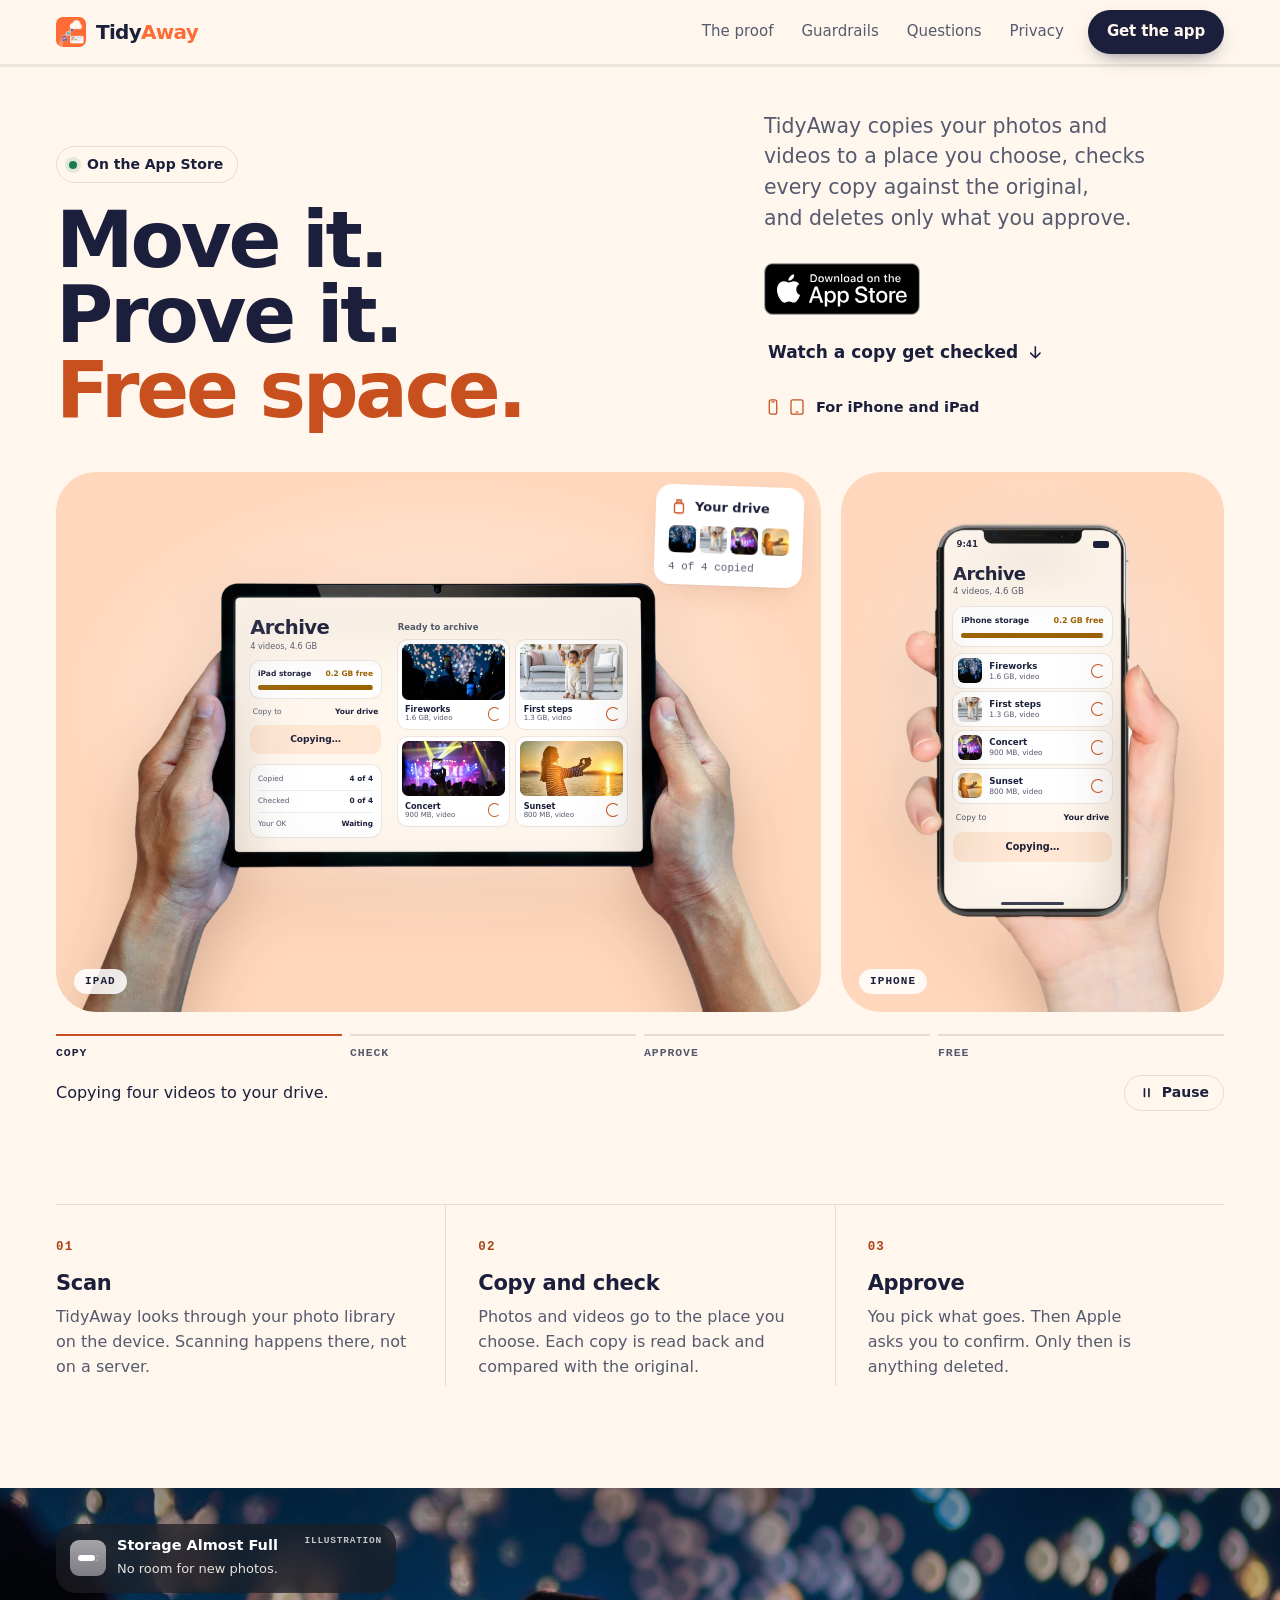
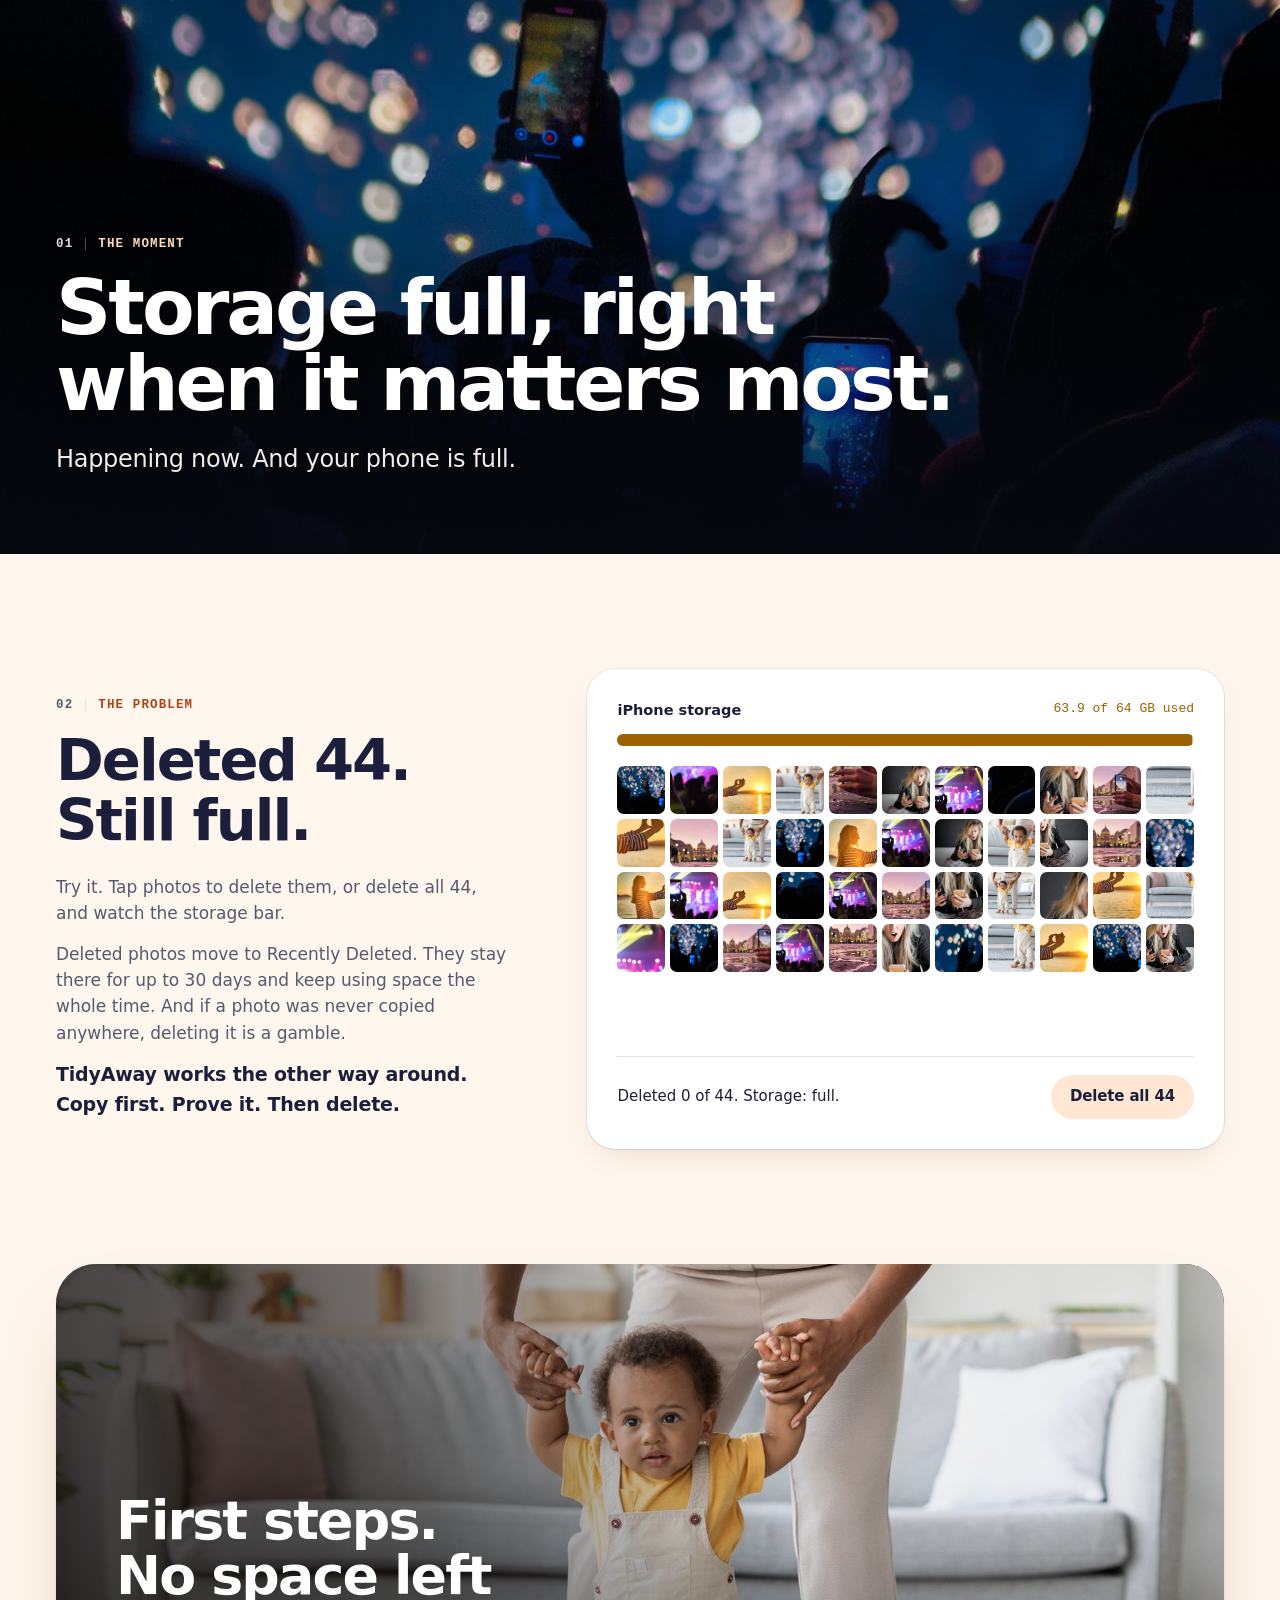
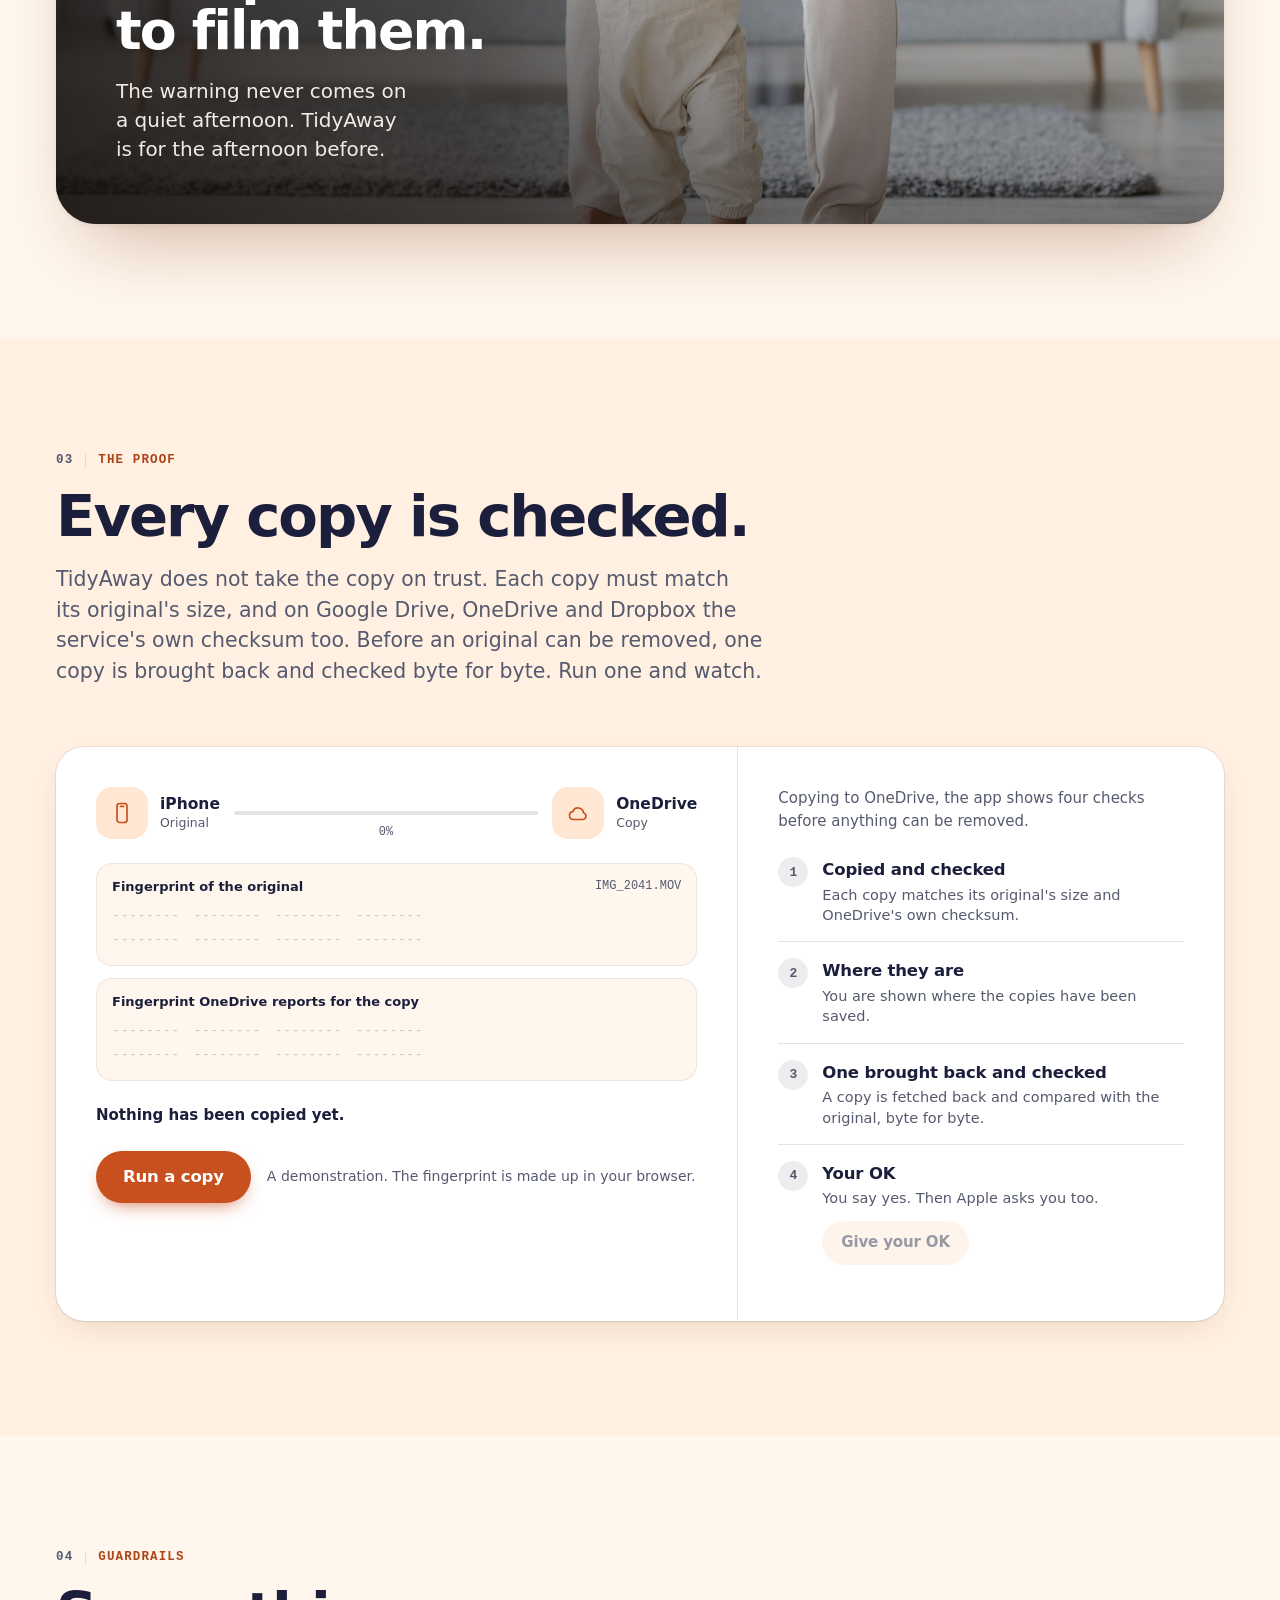
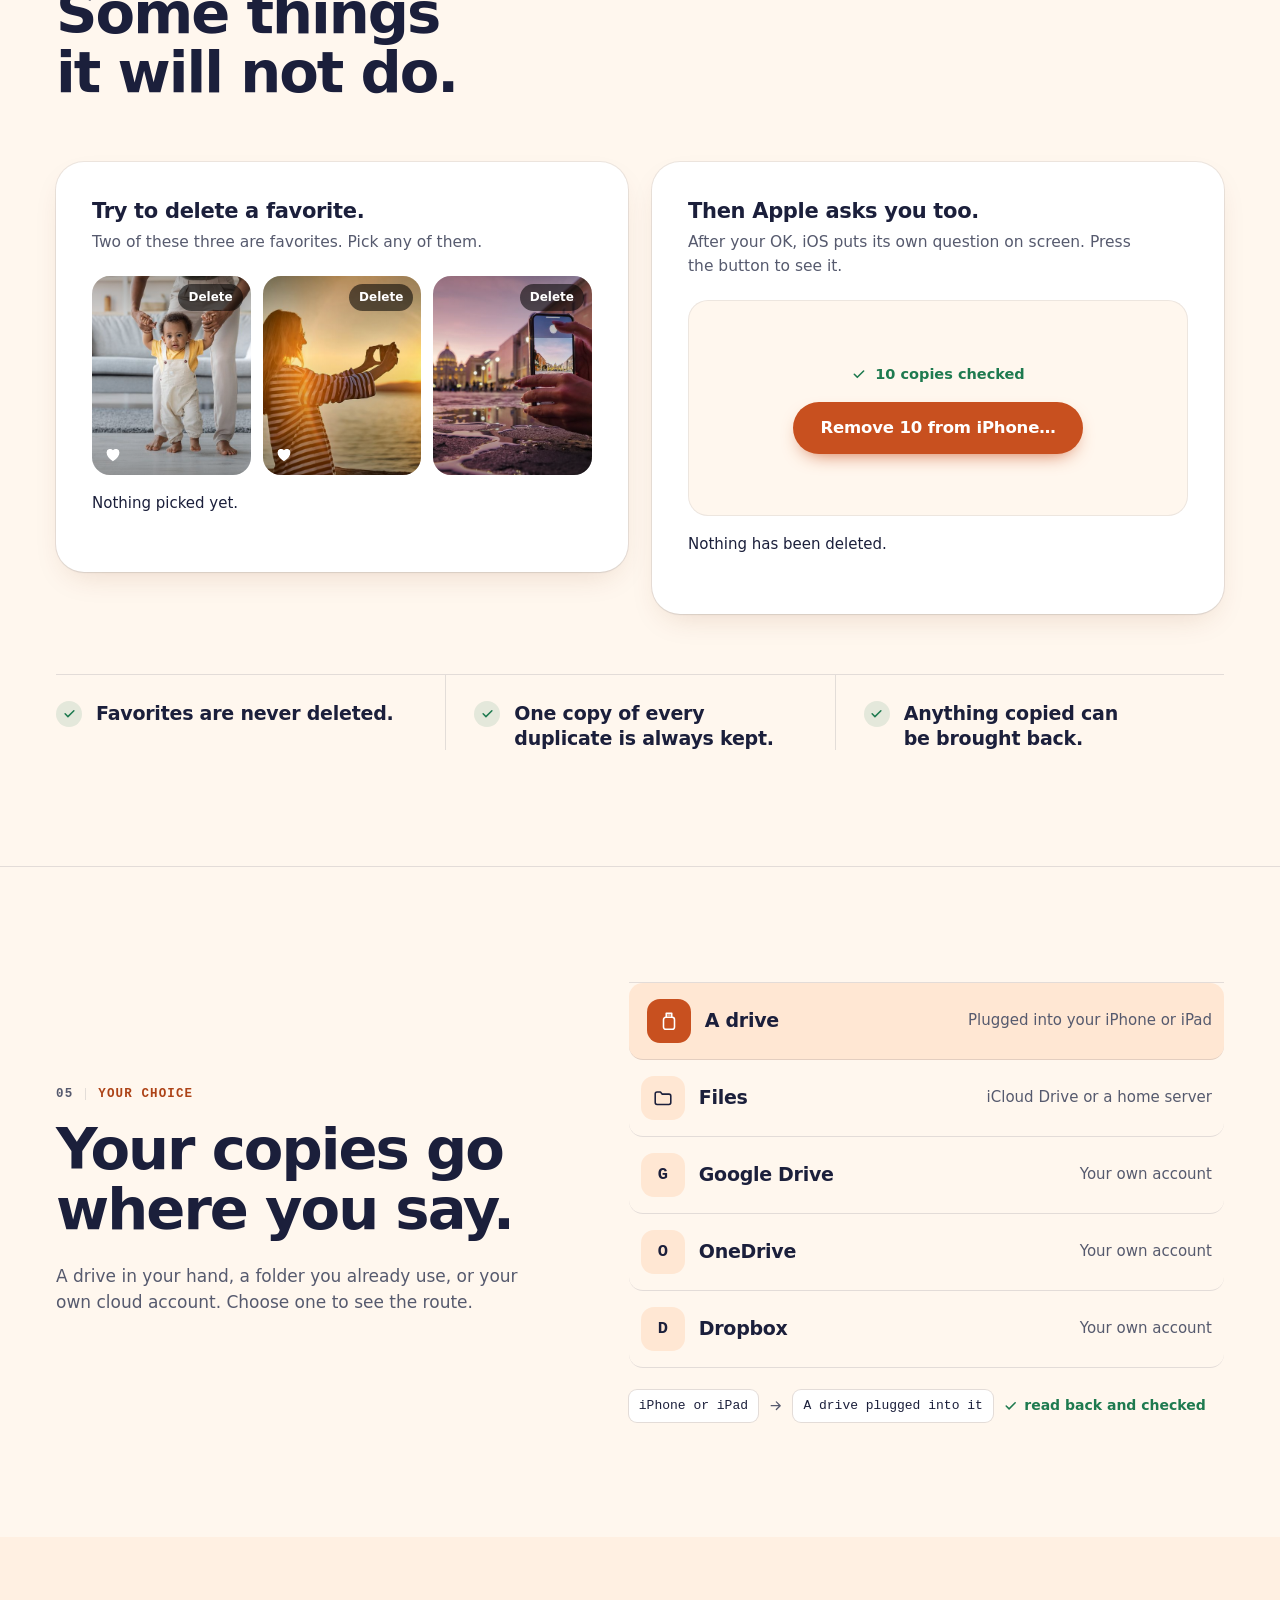
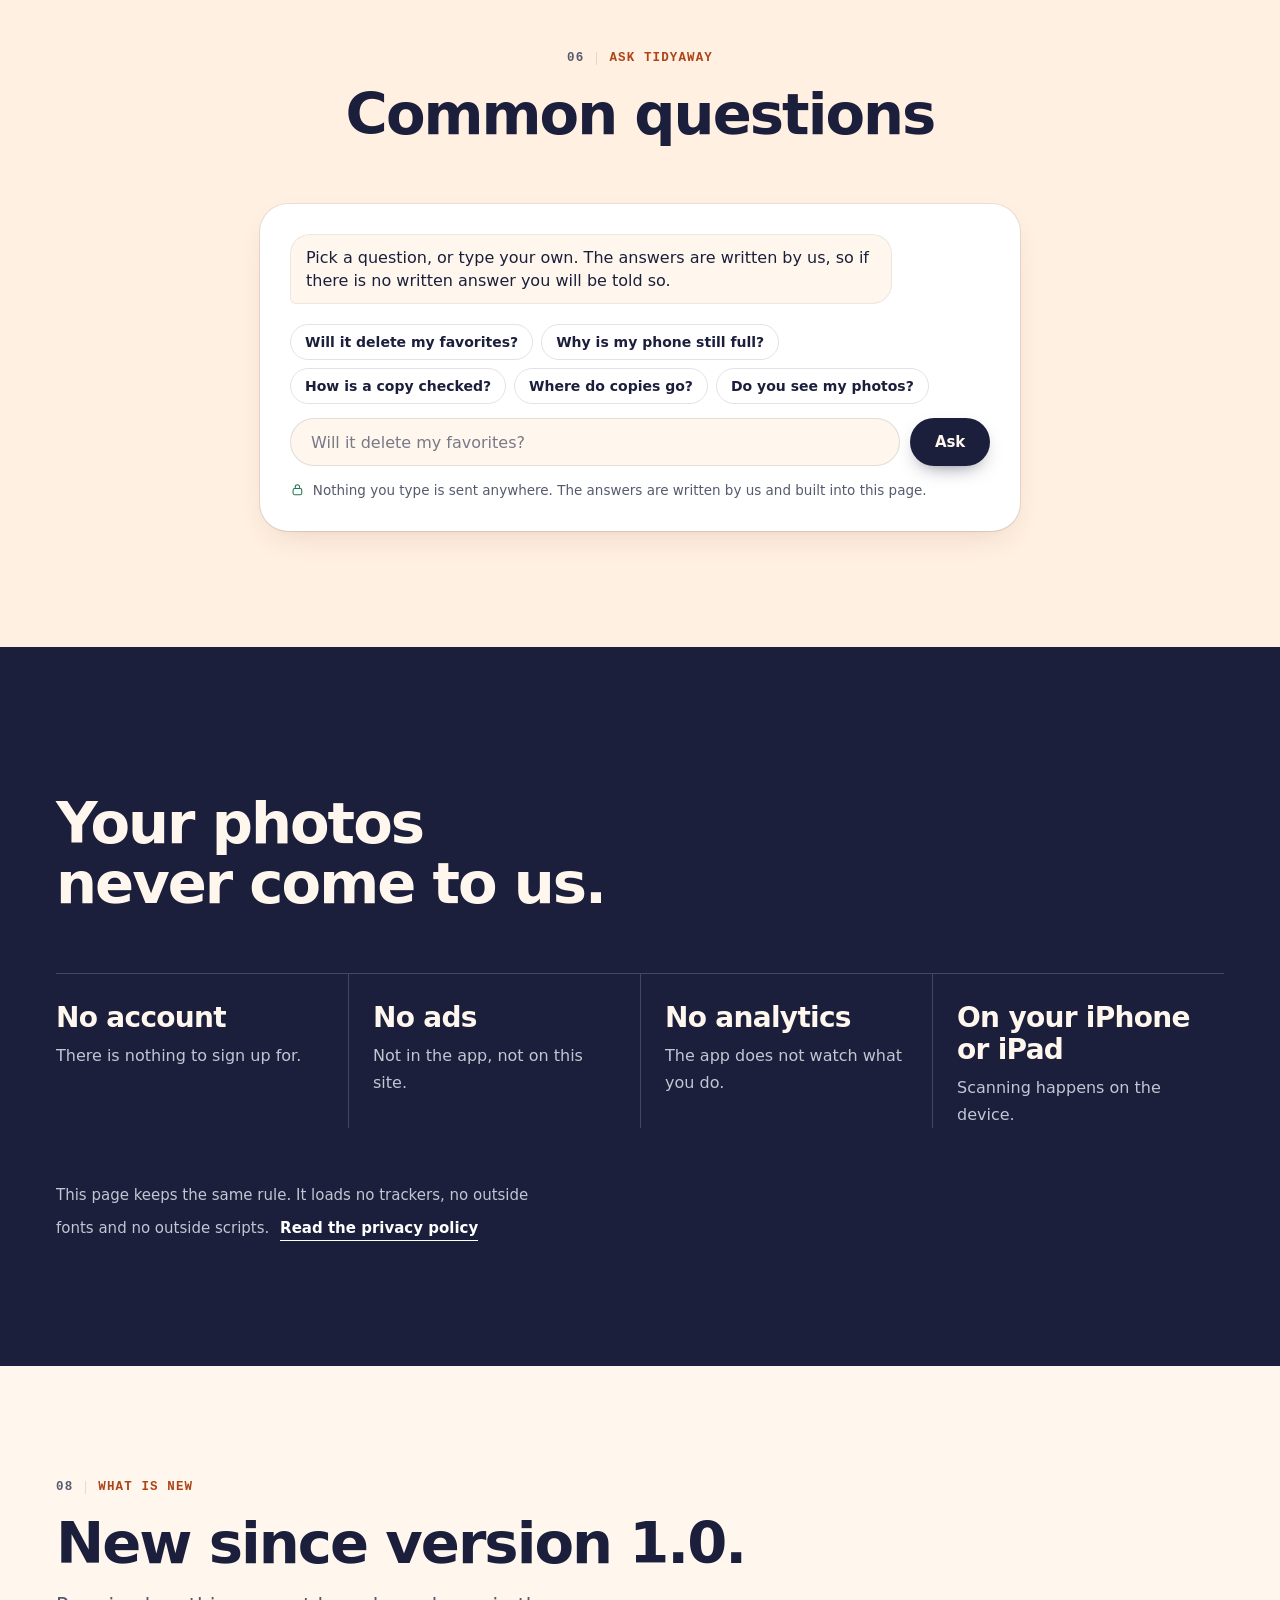
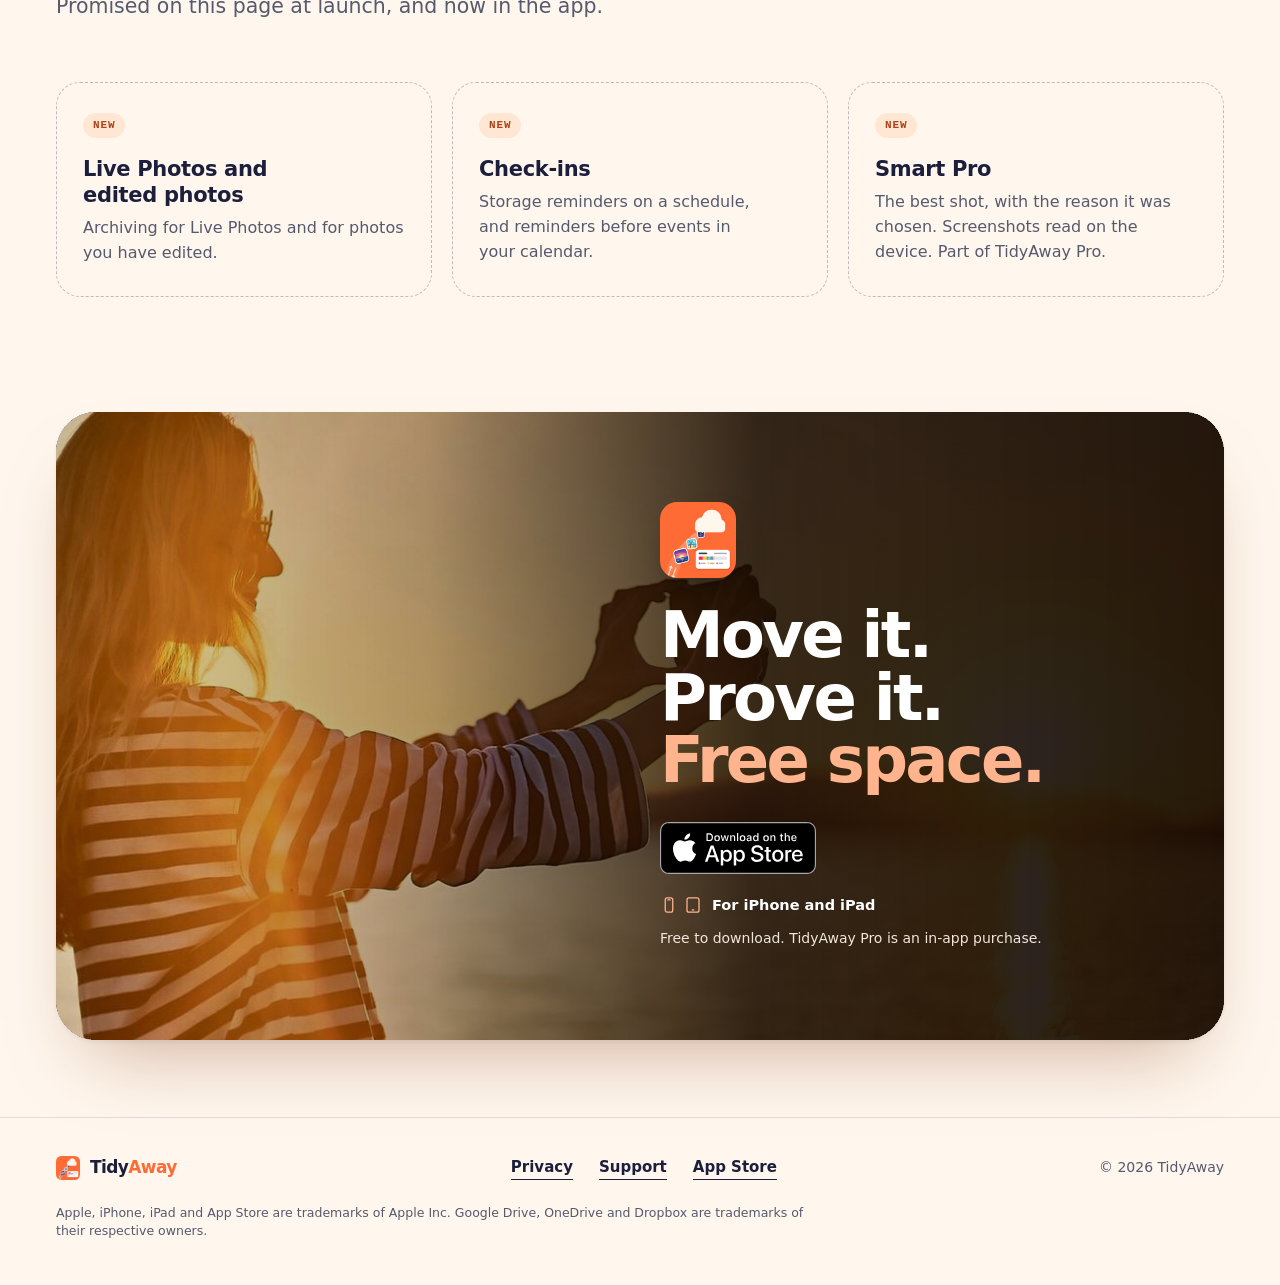
<file: index.html>
<!doctype html>
<!-- data-badge="official": Apple’s badge, self-hosted in assets/badges/. Set it to "text" for a plain button. -->
<html lang="en" class="no-js" data-badge="official">
<head>
<meta charset="utf-8">
<meta name="viewport" content="width=device-width, initial-scale=1, viewport-fit=cover">
<title>TidyAway: Free Up Storage. Move it. Prove it. Free space.</title>
<meta name="description" content="TidyAway copies your photos and videos to a place you choose, checks every copy against the original, and deletes only what you approve. For iPhone and iPad.">
<meta name="color-scheme" content="light dark">
<meta name="theme-color" content="#FFF7EE" media="(prefers-color-scheme: light)">
<meta name="theme-color" content="#14161F" media="(prefers-color-scheme: dark)">
<meta name="referrer" content="no-referrer">
<link rel="icon" type="image/png" href="assets/app-icon-64.png">
<link rel="apple-touch-icon" href="assets/apple-touch-icon.png">
<link rel="manifest" href="manifest.webmanifest">
<meta name="mobile-web-app-capable" content="yes">
<meta name="apple-mobile-web-app-capable" content="yes">
<meta name="apple-mobile-web-app-status-bar-style" content="default">
<meta name="apple-mobile-web-app-title" content="TidyAway">
<link rel="stylesheet" href="css/site.css">
<script>document.documentElement.className = 'js';</script>
</head>
<body id="top">

<!-- Icon sprite. Drawn for this site; no third-party marks. -->
<svg width="0" height="0" style="position:absolute" aria-hidden="true" focusable="false">
  <defs>
    <symbol id="i-check" viewBox="0 0 24 24"><path d="M5 12.5l4.5 4.5L19 7.5" fill="none" stroke="currentColor" stroke-width="2.4" stroke-linecap="round" stroke-linejoin="round"/></symbol>
    <symbol id="i-arrow" viewBox="0 0 24 24"><path d="M5 12h14M13 6l6 6-6 6" fill="none" stroke="currentColor" stroke-width="2" stroke-linecap="round" stroke-linejoin="round"/></symbol>
    <symbol id="i-down" viewBox="0 0 24 24"><path d="M12 5v14M6 13l6 6 6-6" fill="none" stroke="currentColor" stroke-width="2" stroke-linecap="round" stroke-linejoin="round"/></symbol>
    <symbol id="i-heart" viewBox="0 0 24 24"><path d="M12 20s-7-4.4-7-9.6A3.9 3.9 0 0 1 12 8a3.9 3.9 0 0 1 7 2.4C19 15.6 12 20 12 20z" fill="currentColor"/></symbol>
    <symbol id="i-replay" viewBox="0 0 24 24"><path d="M4 12a8 8 0 1 0 2.6-5.9M4 4v4.5h4.5" fill="none" stroke="currentColor" stroke-width="2" stroke-linecap="round" stroke-linejoin="round"/></symbol>
    <symbol id="i-pause" viewBox="0 0 24 24"><path d="M8.5 6v12M15.5 6v12" fill="none" stroke="currentColor" stroke-width="2.6" stroke-linecap="round"/></symbol>
    <symbol id="i-play" viewBox="0 0 24 24"><path d="M8 5.5v13l10.5-6.5z" fill="currentColor" stroke="currentColor" stroke-width="1.5" stroke-linejoin="round"/></symbol>
    <symbol id="i-menu" viewBox="0 0 24 24"><path d="M4 8h16M4 16h16" fill="none" stroke="currentColor" stroke-width="2" stroke-linecap="round"/></symbol>
    <symbol id="i-chev" viewBox="0 0 24 24"><path d="M9 5l7 7-7 7" fill="none" stroke="currentColor" stroke-width="2.2" stroke-linecap="round" stroke-linejoin="round"/></symbol>
    <symbol id="i-close" viewBox="0 0 24 24"><path d="M6 6l12 12M18 6L6 18" fill="none" stroke="currentColor" stroke-width="2.2" stroke-linecap="round"/></symbol>
    <symbol id="i-home" viewBox="0 0 24 24"><path d="M4 11l8-6.5 8 6.5v8a1.5 1.5 0 0 1-1.5 1.5H14v-5.5h-4V20.5H5.5A1.5 1.5 0 0 1 4 19z" fill="none" stroke="currentColor" stroke-width="1.8" stroke-linejoin="round"/></symbol>
    <symbol id="i-shield" viewBox="0 0 24 24"><g fill="none" stroke="currentColor" stroke-width="1.8" stroke-linecap="round" stroke-linejoin="round"><path d="M12 3l7.5 2.8v5.4c0 4.4-3 8-7.5 9.8-4.5-1.8-7.5-5.4-7.5-9.8V5.8z"/><path d="M8.6 12l2.4 2.4 4.4-4.6"/></g></symbol>
    <symbol id="i-ask" viewBox="0 0 24 24"><g fill="none" stroke="currentColor" stroke-width="1.8" stroke-linecap="round" stroke-linejoin="round"><path d="M4 6.5A2.5 2.5 0 0 1 6.5 4h11A2.5 2.5 0 0 1 20 6.5v8a2.5 2.5 0 0 1-2.5 2.5H11l-4.5 3.5V17A2.5 2.5 0 0 1 4 14.5z"/><path d="M9.9 8.9a2.2 2.2 0 1 1 3.2 2c-.7.4-1.1.8-1.1 1.6M12 14.6v.01"/></g></symbol>
    <symbol id="i-more" viewBox="0 0 24 24"><g fill="currentColor"><circle cx="5.5" cy="12" r="1.9"/><circle cx="12" cy="12" r="1.9"/><circle cx="18.5" cy="12" r="1.9"/></g></symbol>
    <symbol id="i-get" viewBox="0 0 24 24"><g fill="none" stroke="currentColor" stroke-width="1.8" stroke-linecap="round" stroke-linejoin="round"><path d="M12 4v11M7.5 10.5L12 15l4.5-4.5"/><path d="M5 19.5h14"/></g></symbol>
    <symbol id="i-drive" viewBox="0 0 24 24"><g fill="none" stroke="currentColor" stroke-width="1.7" stroke-linecap="round" stroke-linejoin="round"><rect x="6" y="8" width="12" height="13" rx="2.5"/><path d="M9 8V3.5h6V8M11 5.5v.01M13 5.5v.01"/></g></symbol>
    <symbol id="i-folder" viewBox="0 0 24 24"><path d="M3.5 7.5A2 2 0 0 1 5.5 5.5h3.7l2 2.3h7.3a2 2 0 0 1 2 2V17a2 2 0 0 1-2 2h-13a2 2 0 0 1-2-2z" fill="none" stroke="currentColor" stroke-width="1.7" stroke-linejoin="round"/></symbol>
    <symbol id="i-cloud" viewBox="0 0 24 24"><path d="M7.5 18.5a4 4 0 0 1-.6-7.96 5.5 5.5 0 0 1 10.6 1.16A3.5 3.5 0 0 1 17 18.5z" fill="none" stroke="currentColor" stroke-width="1.7" stroke-linejoin="round"/></symbol>
    <symbol id="i-phone" viewBox="0 0 24 24"><g fill="none" stroke="currentColor" stroke-width="1.7" stroke-linecap="round"><rect x="7" y="2.5" width="10" height="19" rx="2.6"/><path d="M10.5 5.3h3"/></g></symbol>
    <symbol id="i-pad" viewBox="0 0 24 24"><g fill="none" stroke="currentColor" stroke-width="1.7" stroke-linecap="round"><rect x="4" y="2.5" width="16" height="19" rx="2.6"/><path d="M11 18.6h2"/></g></symbol>
    <symbol id="i-lock" viewBox="0 0 24 24"><g fill="none" stroke="currentColor" stroke-width="1.7" stroke-linecap="round" stroke-linejoin="round"><rect x="5" y="10.5" width="14" height="10" rx="2.5"/><path d="M8.5 10.5V8a3.5 3.5 0 0 1 7 0v2.5"/></g></symbol>
  </defs>
</svg>

<a class="skip" href="#main">Skip to content</a>

<header class="nav" id="nav">
  <div class="wrap nav__row">
    <a class="brand" href="#top" aria-label="TidyAway, home">
      <img src="assets/app-icon-64.png" width="30" height="30" alt="">
      <span class="brand__word">Tidy<span>Away</span></span>
      <span class="brand__sub">Free Up Storage</span>
    </a>
    <button class="nav__toggle" type="button" id="navToggle" aria-expanded="false" aria-controls="navLinks"><svg class="ico" aria-hidden="true"><use href="#i-menu"/></svg>Menu</button>
    <nav class="nav__links" id="navLinks" aria-label="Sections">
      <a href="#proof">The proof</a>
      <a href="#guardrails">Guardrails</a>
      <a href="#ask">Questions</a>
      <a href="#private">Privacy</a>
    </nav>
    <a class="btn btn--ink btn--sm nav__get" href="https://apps.apple.com/app/id6836546403" rel="noopener" aria-label="Get the app on the App Store"><span class="nav__get-long">Get the app</span><span class="nav__get-short" aria-hidden="true">Get</span></a>
  </div>
  <div class="meter" aria-hidden="true"><i id="meter"></i></div>
</header>

<main id="main">

<!-- 1. HERO -->
<section class="hero">
  <div class="wrap hero__top">
    <div class="hero__copy">
      <p class="eyebrow"><span class="dot"></span>On the App Store</p>
      <h1 class="display">Move it.<br>Prove it.<br><span class="accent">Free space.</span></h1>
    </div>
    <div class="hero__side">
      <p class="lead">TidyAway copies your photos and videos to a place you choose, checks every copy against the original, and deletes only what you approve.</p>
      <div class="actions">
        <a class="btn btn--ink store" href="https://apps.apple.com/app/id6836546403" rel="noopener">Get it on the App Store</a>
        <a class="link" href="#proof">Watch a copy get checked <svg class="ico" aria-hidden="true"><use href="#i-down"/></svg></a>
      </div>
      <p class="for"><svg class="ico" aria-hidden="true"><use href="#i-phone"/></svg><svg class="ico" aria-hidden="true"><use href="#i-pad"/></svg>For iPhone and iPad</p>
    </div>
  </div>

  <div class="wrap">
    <figure class="stage" id="stage" aria-labelledby="heroLine">
      <p class="sr">Photographs of an iPad and an iPhone held in the hand, both showing the Archive screen in TidyAway. Four videos are copied to a drive, each copy is checked, the removal is approved, and 4.6 GB of storage comes back.</p>
      <div class="stage__grid">

        <!-- iPad: the wider layout of the same screen -->
        <div class="panel panel--pad" aria-hidden="true">
          <div class="shot shot--pad">
            <div class="shot__ui">
              <div class="padapp">
                <div class="padapp__side">
                  <p class="app__title">Archive</p>
                  <p class="app__sub">4 videos, 4.6 GB</p>
                  <div class="app__store">
                    <div class="app__row"><span>iPad storage</span><span data-h="free" class="is-low">0.2 GB free</span></div>
                    <div class="bar" data-h="bar"><i></i></div>
                  </div>
                  <div class="app__to"><span>Copy to</span><b>Your drive</b></div>
                  <div class="app__btn" data-h="btn">Copy to my drive</div>
                  <ul class="applog">
                    <li><span>Copied</span><b data-h="log-copy">0 of 4</b></li>
                    <li><span>Checked</span><b data-h="log-check">0 of 4</b></li>
                    <li><span>Your OK</span><b data-h="log-ok">Waiting</b></li>
                  </ul>
                </div>
                <div class="padapp__main">
                  <p class="padapp__h">Ready to archive</p>
                  <ul class="pgrid" data-h="files" data-kind="pad"></ul>
                </div>
              </div>
            </div>
            <img class="shot__img" alt="" width="2400" height="1601" decoding="async"
                 src="assets/devices/ipad-landscape-hands-1200.webp"
                 srcset="assets/devices/ipad-landscape-hands-1200.webp 1200w, assets/devices/ipad-landscape-hands-2400.webp 2400w"
                 sizes="(min-width: 1000px) 1040px, 200vw">
          </div>
          <span class="panel__tag">iPad</span>
        </div>

        <div class="floaters" aria-hidden="true">
          <div class="slip" id="heroSlip">
            <p class="slip__h">Proof <span>Fireworks.mov</span></p>
            <p class="slip__l"><span>Original</span><code>9f3c41d7 a08e52b1</code></p>
            <p class="slip__l"><span>Copy</span><code>9f3c41d7 a08e52b1</code></p>
            <p class="slip__ok"><svg class="ico"><use href="#i-check"/></svg>Match</p>
          </div>
          <div class="dest" id="heroDest">
            <p class="dest__h"><svg class="ico"><use href="#i-drive"/></svg>Your drive</p>
            <div class="dest__slots"><i></i><i></i><i></i><i></i></div>
            <p class="dest__n"><span id="heroDestN">0</span> of 4 copied</p>
          </div>
        </div>

        <!-- iPhone -->
        <div class="panel panel--phone" aria-hidden="true">
          <div class="shot shot--phone">
            <div class="shot__ui">
              <div class="sb"><span>9:41</span><span class="sb__r"><b></b></span></div>
              <div class="app">
                <p class="app__title">Archive</p>
                <p class="app__sub">4 videos, 4.6 GB</p>
                <div class="app__store">
                  <div class="app__row"><span>iPhone storage</span><span data-h="free" class="is-low">0.2 GB free</span></div>
                  <div class="bar" data-h="bar"><i></i></div>
                </div>
                <ul class="files" data-h="files" data-kind="phone"></ul>
                <div class="app__to"><span>Copy to</span><b>Your drive</b></div>
                <div class="app__btn" data-h="btn">Copy to my drive</div>
              </div>
              <span class="phone__home"></span>
              <div class="ios" id="heroDialog">
                <div class="ios__card">
                  <p><b>Allow &ldquo;TidyAway&rdquo; to delete 4 videos?</b><span class="ios__tag">Illustration</span></p>
                  <div class="ios__acts"><span>Don&rsquo;t Allow</span><span class="ios__go">Delete</span></div>
                </div>
              </div>
            </div>
            <img class="shot__img" alt="" width="2400" height="1609" decoding="async"
                 src="assets/devices/iphone-hand-1200.webp"
                 srcset="assets/devices/iphone-hand-1200.webp 1200w, assets/devices/iphone-hand-2400.webp 2400w"
                 sizes="1040px">
          </div>
          <span class="panel__tag">iPhone</span>
        </div>
      </div>

      <figcaption class="stage__cap">
        <ol class="steps" id="heroSteps" aria-hidden="true">
          <li>Copy</li><li>Check</li><li>Approve</li><li>Free</li>
        </ol>
        <p class="stage__line" id="heroLine">Four videos, copied to a drive, checked, then removed with your say-so.</p>
        <button class="chip" id="heroReplay" type="button"><svg class="ico" aria-hidden="true"><use href="#i-pause"/></svg><span>Pause</span></button>
      </figcaption>
    </figure>

    <ol class="three">
      <li><span class="num">01</span><h2>Scan</h2><p>TidyAway looks through your photo library on the device. Scanning happens there, not on a server.</p></li>
      <li><span class="num">02</span><h2>Copy and check</h2><p>Photos and videos go to the place you choose. Each copy is read back and compared with the original.</p></li>
      <li><span class="num">03</span><h2>Approve</h2><p>You pick what goes. Then Apple asks you to confirm. Only then is anything deleted.</p></li>
    </ol>
  </div>
</section>

<!-- 2. THE MOMENT: one photograph, full bleed -->
<section class="moment" id="moments" aria-labelledby="h-moments">
  <div class="moment__img" data-moment="0" data-pos="50% 62%" data-alt="A crowd holding up phones under a sky full of golden fireworks."></div>
  <div class="note" id="momentNote" aria-hidden="true">
    <span class="note__ic"><i></i></span>
    <span><b>Storage Almost Full</b><small>No room for new photos.</small></span>
    <em>Illustration</em>
  </div>
  <div class="wrap moment__in">
    <p class="kicker"><span>01</span>The moment</p>
    <h2 class="h2" id="h-moments">Storage full, right when it matters most.</h2>
    <p class="moment__line">Happening now. And your phone is full.</p>
  </div>
</section>

<!-- 3. DELETED 44. STILL FULL -->
<section class="sec" id="still-full" aria-labelledby="h-full">
  <div class="wrap split">
    <div class="split__copy">
      <p class="kicker"><span>02</span>The problem</p>
      <h2 class="h2" id="h-full">Deleted <span data-count="44">44</span>. <br>Still full.</h2>
      <p class="body">Try it. Tap photos to delete them, or delete all 44, and watch the storage bar.</p>
      <p class="body">Deleted photos move to Recently Deleted. They stay there for up to 30 days and keep using space the whole time. And if a photo was never copied anywhere, deleting it is a gamble.</p>
      <p class="body strong">TidyAway works the other way around. Copy first. Prove it. Then delete.</p>
    </div>
    <div class="split__demo">
      <div class="card demo" id="fullDemo">
        <div class="demo__top">
          <div class="readout"><span>iPhone storage</span><span class="mono">63.9 of 64 GB used</span></div>
          <div class="bar bar--lg bar--full"><i></i></div>
        </div>
        <div class="roll" id="roll" aria-hidden="true"></div>
        <p class="roll__empty" id="rollEmpty" aria-hidden="true" hidden><b>No Photos</b><span>Deleted, but not gone yet.</span></p>
        <div class="bin is-off" id="bin" aria-hidden="true">
          <span class="bin__name">Recently Deleted</span>
          <span class="bin__meta"><b id="binN">0</b> photos, kept up to 30 days, still using space</span>
        </div>
        <div class="demo__foot">
          <p class="status" id="fullStatus" role="status">Deleted 0 of 44. Storage: full.</p>
          <div class="demo__btns">
            <button class="btn btn--soft btn--sm" type="button" id="fullAll">Delete all 44</button>
            <button class="btn btn--ghost btn--sm" type="button" id="fullReset" hidden>Start again</button>
          </div>
        </div>
      </div>
    </div>
  </div>
</section>

<!-- The turn: the moment you would miss -->
<section class="turn" aria-labelledby="h-turn">
  <div class="wrap">
    <figure class="turn__card">
      <div class="turn__img" data-moment="1" data-pos="50% 36%" data-alt="A baby in overalls taking first steps in front of a couch, holding a parent’s hands."></div>
      <figcaption class="turn__cap">
        <h2 class="turn__h" id="h-turn">First steps. No space left to film them.</h2>
        <p class="turn__p">The warning never comes on a quiet afternoon. TidyAway is for the afternoon before.</p>
      </figcaption>
    </figure>
  </div>
</section>

<!-- 4. THE PROOF -->
<section class="sec sec--tint" id="proof" aria-labelledby="h-proof">
  <div class="wrap">
    <div class="sec__head">
      <p class="kicker"><span>03</span>The proof</p>
      <h2 class="h2" id="h-proof">Every copy is checked.</h2>
      <p class="lead lead--sm">TidyAway does not take the copy on trust. Each copy must match its original's size, and on Google Drive, OneDrive and Dropbox the service's own checksum too. Before an original can be removed, one copy is brought back and checked byte for byte. Run one and watch.</p>
    </div>

    <div class="card proof" id="proofDemo" data-state="idle">
      <div class="proof__left">
        <div class="route">
          <div class="node"><span class="node__ic"><svg class="ico" aria-hidden="true"><use href="#i-phone"/></svg></span><span class="node__t">iPhone<small>Original</small></span></div>
          <div class="pipe"><i id="pipe"></i><span class="pipe__pct mono" id="pipePct">0%</span></div>
          <div class="node"><span class="node__ic"><svg class="ico" aria-hidden="true"><use href="#i-cloud"/></svg></span><span class="node__t">OneDrive<small>Copy</small></span></div>
        </div>

        <div class="prints">
          <div class="print">
            <p class="print__l">Fingerprint of the original <span>IMG_2041.MOV</span></p>
            <p class="print__v mono" id="printA" aria-hidden="true"></p>
          </div>
          <div class="print">
            <p class="print__l">Fingerprint OneDrive reports for the copy</p>
            <p class="print__v mono" id="printB" aria-hidden="true"></p>
          </div>
        </div>
        <p class="status status--row" id="proofStatus" role="status">Nothing has been copied yet.</p>
        <div class="demo__btns">
          <button class="btn btn--accent" type="button" id="proofRun">Run a copy</button>
          <span class="fine">A demonstration. The fingerprint is made up in your browser.</span>
        </div>
      </div>

      <div class="proof__right">
        <p class="proof__cap">Copying to OneDrive, the app shows four checks before anything can be removed.</p>
        <ol class="checks" id="checks">
          <li><span class="tick"><svg class="ico" aria-hidden="true"><use href="#i-check"/></svg><em>1</em></span><div><b>Copied and checked</b><span>Each copy matches its original's size and OneDrive's own checksum.</span></div></li>
          <li><span class="tick"><svg class="ico" aria-hidden="true"><use href="#i-check"/></svg><em>2</em></span><div><b>Where they are</b><span>You are shown where the copies have been saved.</span></div></li>
          <li><span class="tick"><svg class="ico" aria-hidden="true"><use href="#i-check"/></svg><em>3</em></span><div><b>One brought back and checked</b><span>A copy is fetched back and compared with the original, byte for byte.</span></div></li>
          <li><span class="tick"><svg class="ico" aria-hidden="true"><use href="#i-check"/></svg><em>4</em></span><div><b>Your OK</b><span>You say yes. Then Apple asks you too.</span>
            <button class="btn btn--soft btn--sm" type="button" id="proofOk" disabled>Give your OK</button></div></li>
        </ol>
      </div>
    </div>
  </div>
</section>

<!-- 5. GUARDRAILS -->
<section class="sec" id="guardrails" aria-labelledby="h-guard">
  <div class="wrap">
    <div class="sec__head">
      <p class="kicker"><span>04</span>Guardrails</p>
      <h2 class="h2" id="h-guard">Some things it will not do.</h2>
    </div>

    <div class="duo">
      <div class="card guard">
        <h3 class="h3">Try to delete a favorite.</h3>
        <p class="body body--sm">Two of these three are favorites. Pick any of them.</p>
        <div class="favs" id="favs"></div>
        <p class="status" id="favStatus" role="status">Nothing picked yet.</p>
        <button class="btn btn--ghost btn--sm" type="button" id="favReset" hidden>Start again</button>
      </div>

      <div class="card guard guard--apple" id="appleDemo">
        <h3 class="h3">Then Apple asks you too.</h3>
        <p class="body body--sm">After your OK, iOS puts its own question on screen. Press the button to see it.</p>
        <div class="apple">
          <div class="apple__sheet">
            <p class="apple__ok"><svg class="ico" aria-hidden="true"><use href="#i-check"/></svg>10 copies checked</p>
            <button class="btn btn--accent" type="button" id="appleOpen">Remove 10 from iPhone&hellip;</button>
          </div>
          <div class="ios ios--live" id="appleDialog" role="dialog" aria-modal="true" aria-labelledby="appleTitle" aria-describedby="appleDesc" hidden>
            <div class="ios__card">
              <p><b id="appleTitle">Allow &ldquo;TidyAway&rdquo; to delete 10 photos?</b><span id="appleDesc">Illustration of the question iOS asks.</span></p>
              <div class="ios__acts"><button type="button" id="appleNo">Don&rsquo;t Allow</button><button type="button" id="appleYes" class="ios__go">Delete</button></div>
            </div>
          </div>
        </div>
        <p class="status" id="appleStatus" role="status">Nothing has been deleted.</p>
      </div>
    </div>

    <ul class="rules">
      <li><span class="rules__ic"><svg class="ico" aria-hidden="true"><use href="#i-check"/></svg></span><b>Favorites are never deleted.</b></li>
      <li><span class="rules__ic"><svg class="ico" aria-hidden="true"><use href="#i-check"/></svg></span><b>One copy of every duplicate is always kept.</b></li>
      <li><span class="rules__ic"><svg class="ico" aria-hidden="true"><use href="#i-check"/></svg></span><b>Anything copied can be brought back.</b></li>
    </ul>
  </div>
</section>

<!-- 6. WHERE COPIES GO -->
<section class="sec sec--rule" id="places" aria-labelledby="h-places">
  <div class="wrap split split--even">
    <div class="split__copy">
      <p class="kicker"><span>05</span>Your choice</p>
      <h2 class="h2" id="h-places">Your copies go where you say.</h2>
      <p class="body">A drive in your hand, a folder you already use, or your own cloud account. Choose one to see the route.</p>
    </div>
    <div class="split__demo">
      <fieldset class="places" id="placesSet">
        <legend class="sr">Where should copies go?</legend>
        <label class="place"><input type="radio" name="place" value="drive" checked><span class="place__ic"><svg class="ico" aria-hidden="true"><use href="#i-drive"/></svg></span><span class="place__t">A drive</span><span class="place__d">Plugged into your iPhone or iPad</span></label>
        <label class="place"><input type="radio" name="place" value="files"><span class="place__ic"><svg class="ico" aria-hidden="true"><use href="#i-folder"/></svg></span><span class="place__t">Files</span><span class="place__d">iCloud Drive or a home server</span></label>
        <label class="place"><input type="radio" name="place" value="google"><span class="place__ic place__ic--mono" aria-hidden="true">G</span><span class="place__t">Google Drive</span><span class="place__d">Your own account</span></label>
        <label class="place"><input type="radio" name="place" value="onedrive"><span class="place__ic place__ic--mono" aria-hidden="true">O</span><span class="place__t">OneDrive</span><span class="place__d">Your own account</span></label>
        <label class="place"><input type="radio" name="place" value="dropbox"><span class="place__ic place__ic--mono" aria-hidden="true">D</span><span class="place__t">Dropbox</span><span class="place__d">Your own account</span></label>
      </fieldset>
      <p class="routeline" id="placeLine" role="status"><span class="mono">iPhone or iPad</span><svg class="ico" aria-hidden="true"><use href="#i-arrow"/></svg><span class="mono" id="placeTo">A drive plugged into it</span><span class="routeline__ok"><svg class="ico" aria-hidden="true"><use href="#i-check"/></svg>read back and checked</span></p>
    </div>
  </div>
</section>

<!-- 7. COMMON QUESTIONS -->
<section class="sec sec--tint" id="ask" aria-labelledby="h-ask">
  <div class="wrap ask">
    <div class="sec__head sec__head--center">
      <p class="kicker"><span>06</span>Ask TidyAway</p>
      <h2 class="h2" id="h-ask">Common questions</h2>
    </div>
    <div class="card askbox">
      <div class="thread" id="thread" aria-live="polite">
        <p class="msg msg--a">Pick a question, or type your own. The answers are written by us, so if there is no written answer you will be told so.</p>
      </div>
      <div class="sugg" id="sugg" role="group" aria-label="Suggested questions"></div>
      <form class="askform" id="askForm" autocomplete="off">
        <label class="sr" for="askQ">Your question</label>
        <input id="askQ" name="q" type="text" placeholder="Will it delete my favorites?" maxlength="140" enterkeyhint="send">
        <button class="btn btn--ink btn--sm" type="submit">Ask</button>
      </form>
      <p class="askpriv"><svg class="ico" aria-hidden="true"><use href="#i-lock"/></svg>Nothing you type is sent anywhere. The answers are written by us and built into this page.</p>
    </div>
  </div>
</section>

<!-- 8. PRIVATE BY DESIGN -->
<section class="band" id="private" aria-labelledby="h-private">
  <div class="wrap">
    <div class="sec__head">
      <p class="kicker"><span>07</span>Private by design</p>
      <h2 class="h2" id="h-private">Your photos never come to us.</h2>
    </div>
    <ul class="quad">
      <li><b>No account</b><span>There is nothing to sign up for.</span></li>
      <li><b>No ads</b><span>Not in the app, not on this site.</span></li>
      <li><b>No analytics</b><span>The app does not watch what you do.</span></li>
      <li><b>On your iPhone or iPad</b><span>Scanning happens on the device.</span></li>
    </ul>
    <p class="band__note">This page keeps the same rule. It loads no trackers, no outside fonts and no outside scripts. <a href="privacy.html">Read the privacy policy</a></p>
  </div>
</section>

<!-- 9. NEW SINCE 1.0 -->
<section class="sec" id="soon" aria-labelledby="h-soon">
  <div class="wrap">
    <div class="sec__head">
      <p class="kicker"><span>08</span>What is new</p>
      <h2 class="h2" id="h-soon">New since version 1.0.</h2>
      <p class="lead lead--sm">Promised on this page at launch, and now in the app.</p>
    </div>
    <ul class="soon">
      <li><span class="tag">New</span><h3 class="h3">Live Photos and edited photos</h3><p>Archiving for Live Photos and for photos you have edited.</p></li>
      <li><span class="tag">New</span><h3 class="h3">Check-ins</h3><p>Storage reminders on a schedule, and reminders before events in your calendar.</p></li>
      <li><span class="tag">New</span><h3 class="h3">Smart Pro</h3><p>The best shot, with the reason it was chosen. Screenshots read on the device. Part of TidyAway Pro.</p></li>
    </ul>
  </div>
</section>

<!-- More: grouped list, shown on phones -->
<section class="more" id="more" aria-labelledby="h-more">
  <div class="wrap">
    <h2 class="more__h" id="h-more">More</h2>
    <ul class="glist">
      <li><a class="grow" href="privacy.html" data-sheet="privacy"><span class="grow__ic"><svg class="ico" aria-hidden="true"><use href="#i-lock"/></svg></span><span class="grow__t">Privacy policy</span><svg class="ico grow__chev" aria-hidden="true"><use href="#i-chev"/></svg></a></li>
      <li><a class="grow" href="support.html" data-sheet="support"><span class="grow__ic"><svg class="ico" aria-hidden="true"><use href="#i-ask"/></svg></span><span class="grow__t">Support</span><svg class="ico grow__chev" aria-hidden="true"><use href="#i-chev"/></svg></a></li>
      <li><a class="grow" href="https://apps.apple.com/app/id6836546403" rel="noopener"><span class="grow__ic"><svg class="ico" aria-hidden="true"><use href="#i-get"/></svg></span><span class="grow__t">TidyAway on the App Store</span><svg class="ico grow__chev" aria-hidden="true"><use href="#i-chev"/></svg></a></li>
    </ul>
  </div>
</section>

<!-- 10. FINAL CALL TO ACTION -->
<section class="final" aria-labelledby="h-final">
  <div class="wrap">
    <div class="poster" id="poster">
      <div class="poster__img" id="posterImg" aria-hidden="true"></div>
      <div class="poster__in">
        <img class="final__icon" src="assets/app-icon-256.png" width="76" height="76" alt="TidyAway app icon">
        <h2 class="display display--final" id="h-final">Move it.<br>Prove it.<br><span class="accent">Free space.</span></h2>
        <div class="actions">
          <a class="btn btn--ink store" href="https://apps.apple.com/app/id6836546403" rel="noopener">Get it on the App Store</a>
        </div>
        <p class="for"><svg class="ico" aria-hidden="true"><use href="#i-phone"/></svg><svg class="ico" aria-hidden="true"><use href="#i-pad"/></svg>For iPhone and iPad</p>
        <p class="fine">Free to download. TidyAway Pro is an in-app purchase.</p>
      </div>
    </div>
  </div>
</section>

</main>

<footer class="foot">
  <div class="wrap">
    <div class="foot__row">
      <a class="brand" href="#top" aria-label="TidyAway, back to top">
        <img src="assets/app-icon-64.png" width="24" height="24" alt="">
        <span class="brand__word">Tidy<span>Away</span></span>
      </a>
      <nav class="foot__links" aria-label="Footer">
        <a href="privacy.html">Privacy</a>
        <a href="support.html">Support</a>
        <a href="https://apps.apple.com/app/id6836546403" rel="noopener">App Store</a>
      </nav>
      <p class="foot__copy">&copy; 2026 TidyAway</p>
    </div>
    <p class="foot__legal">Apple, iPhone, iPad and App Store are trademarks of Apple Inc. Google Drive, OneDrive and Dropbox are trademarks of their respective owners.</p>
  </div>
</footer>


<!-- Phone app chrome: tab bar and bottom sheets (hidden above 820px) -->
<nav class="tabbar" id="tabbar" aria-label="App sections">
  <a class="tab" href="#top" data-tab="top" aria-current="location"><svg class="ico" aria-hidden="true"><use href="#i-home"/></svg><span>Home</span></a>
  <a class="tab" href="#proof" data-tab="proof"><svg class="ico" aria-hidden="true"><use href="#i-shield"/></svg><span>The proof</span></a>
  <a class="tab" href="#ask" data-tab="ask"><svg class="ico" aria-hidden="true"><use href="#i-ask"/></svg><span>Questions</span></a>
  <a class="tab" href="#private" data-tab="private"><svg class="ico" aria-hidden="true"><use href="#i-lock"/></svg><span>Privacy</span></a>
  <a class="tab" href="#more" data-tab="more"><svg class="ico" aria-hidden="true"><use href="#i-more"/></svg><span>More</span></a>
</nav>

<div class="sheet" id="sheet" hidden>
  <div class="sheet__scrim" data-sheet-close></div>
  <div class="sheet__panel" role="dialog" aria-modal="true" aria-labelledby="sheetTitle" tabindex="-1">
    <div class="sheet__top" id="sheetGrab">
      <span class="sheet__handle" aria-hidden="true"></span>
      <p class="sheet__title" id="sheetTitle"></p>
      <button class="sheet__close" type="button" data-sheet-close aria-label="Close"><svg class="ico" aria-hidden="true"><use href="#i-close"/></svg></button>
    </div>
    <div class="sheet__body doc" id="sheetBody"></div>
  </div>
</div>
<!-- sheet:templates:start -->
<template id="tpl-privacy">
<h1>TidyAway privacy policy</h1>
<p>TidyAway helps you free up space on your iPhone. It works on your iPhone. It has no account system, no analytics, and no advertising, and it never sends your photos, your library information, or your activity to the developer.</p>
<h2>Photos access</h2>
<p>TidyAway reads the photos and videos you allow it to through Apple Photos. You can give full or limited access, and change it at any time in Settings.</p>
<p>A scan builds an inventory on your iPhone. It can include Apple Photos identifiers, file names, dates, favorite status, media types, resource sizes and fingerprints (hashes), the names of your albums, and an approximate location rounded to about 1 km. The inventory and an activity log are kept in the app's local storage and are removed when you delete the app. The app does not keep separate copies of your photos.</p>
<p>To suggest groups, TidyAway can look at small versions of your photos with the image recognition built into iOS. This happens on your iPhone. The app keeps short labels (such as "beach" or "receipt"), sharpness and brightness numbers, and which photos look alike. It also keeps whether a face appears in a photo, without identifying anyone, so photos of people are left out of Receipts &amp; documents. It never keeps a picture and does not identify people.</p>
<p>With TidyAway Pro, the app can also look at faces in small copies of look-alike photos to suggest which one to keep (whether eyes are open and how clear faces are; it does not identify anyone), and read the words in your screenshots to sort them into groups such as login codes, receipts and expired tickets. This happens on your iPhone. Face scores are used on screen and not saved. For screenshots, only the group each one belongs to is kept; the words themselves are never stored, logged, or sent.</p>
<p>When you choose a place on the Archive tab, the map comes from Apple Maps. Your photo locations stay on your iPhone.</p>
<h2>Deleting</h2>
<p>TidyAway deletes nothing on its own. When you select items, sign off, and approve, the app asks Apple Photos to delete exactly those items, and Apple shows its own confirmation. Apple normally keeps deleted items in Recently Deleted for up to 30 days. If iCloud Photos is on, the deletion also applies to iCloud Photos and your other devices. Favorites are never deleted, and one copy of every duplicate is always kept. The approval, item count, and outcome are recorded in the local activity log, without file names.</p>
<p>If you approve removing a downloaded iCloud Drive file, the app asks iCloud Drive to remove the downloaded copy from your iPhone. The file stays in iCloud Drive.</p>
<h2>Archiving</h2>
<p>When you approve an archive, the app copies the items you selected to the place you chose: a drive plugged into your iPhone, a folder in Files (such as iCloud Drive or a file server), or a connected Google Drive, OneDrive, or Dropbox account. If an original is stored only in iCloud Photos, the app downloads it from Apple first. Each copy is checked against its original. The app only adds copies there; it never changes or deletes anything in your archive.</p>
<p>If you connect Google Drive, OneDrive, or Dropbox, that service signs you in on its own page and gives TidyAway access only to the files it creates (Google Drive) or to its own app folder (Dropbox), where TidyAway can't see your other files. OneDrive grants access to your files so that copies can be saved in a normal, visible folder; TidyAway only adds copies to a TidyAway folder in My files and never opens, changes or deletes anything else. To show which account is connected, the app keeps the account's email address or name on your iPhone; it isn't sent anywhere else. Copies go straight to that service; occasionally an item is briefly prepared in temporary storage on your iPhone and removed after upload. The sign-in is kept in your iPhone's Keychain. Disconnecting removes it from your iPhone; your archived copies stay with the service. That service's own privacy policy covers what it stores.</p>
<p>After a verified copy, the app keeps a local list of each copy's file name, location, size, fingerprint, and date, and the identifier of the photo it came from, so you can find a copy and put it back. Deleting originals after archiving is offered only when the app can confirm the copy is safe at its destination. The list stays on your iPhone and is removed when you delete the app.</p>
<h2>Check-ins and reminders</h2>
<p>If you turn on check-ins, TidyAway sends notifications from your iPhone on the schedule you choose. To fill them in, it reads how much space is free on your iPhone and the totals from its last check, and keeps a short history of those numbers (free space, totals by group, and how many items are in your library) on your iPhone. iOS may let the app refresh these numbers in the background; that only reads and notifies. Nothing is deleted in the background.</p>
<p>If you turn on reminders before big events, TidyAway asks for access to your calendar and reads events in the next two weeks on your iPhone, to spot trips and events such as weddings and birthdays. An event's name appears only in the notification on your iPhone. Nothing from your calendar is saved, logged, or sent anywhere. Turning the switch off, or removing calendar access in Settings, stops it.</p>
<h2>Storage Score, Storage Checkup and appearance</h2>
<p>The Storage Score and the storage bar are worked out on your iPhone from its free and total space and the size of your photos and videos. The Storage Checkup and Storage insights keep a short history of free space (sizes and dates only) on your iPhone, so they can show how it changed. Your choice of Light or Dark is kept on your iPhone. None of this is sent anywhere.</p>
<h2>Purchases</h2>
<p>TidyAway Pro is sold through Apple. Apple handles payment; the app only learns whether Pro is active. If you start a free trial, the app can set one reminder on your iPhone two days before the trial ends, if you allow notifications. It's a notification on your iPhone; nothing is sent anywhere.</p>
<h2>Questions</h2>
<p>For privacy questions, email <a href="mailto:hello@tidyaway.app">hello@tidyaway.app</a> or use the <a href="support.html">TidyAway support page</a>. If you report a problem on the public issue list linked from that page, leave out personal photos and library information.</p>
<p>Last updated: November 27, 2026.</p>
</template>
<template id="tpl-support">
<h1>Support</h1>
<p>Short answers to the questions we hear most. If yours is not here, ask us.</p>
<dl>
<dt>Why is my phone still full after I delete photos?</dt>
<dd>Deleted photos move to Recently Deleted. They stay there for up to 30 days and keep using space, which is why a phone can still be full after you delete things.</dd>
<dt>Will it delete my favorites?</dt>
<dd>Favorites are never deleted. TidyAway leaves them where they are.</dd>
<dt>How does Free up work?</dt>
<dd>Free up finds the biggest things on your iPhone or iPad. You pick what goes, sign off, and Apple asks you to confirm. Deleted items wait in Recently Deleted for 30 days; empty it in Photos to get the space back.</dd>
<dt>How does Archive work?</dt>
<dd>Archive copies photos and files from your iPhone or iPad and iCloud to a place you choose and checks every copy. It only adds copies there; it never deletes or changes anything in your archive.</dd>
<dt>What is the Storage Score?</dt>
<dd>One number from free space alone: free space &divide; total space &times; 4, capped at 100. It is not a measure of speed, battery or the health of your device.</dd>
<dt>Can TidyAway clear apps or System Data?</dt>
<dd>No app can. The Storage Checkup in the app shows the steps to do it yourself in Settings, then measures your free space again.</dd>
<dt>What about duplicates?</dt>
<dd>One copy of every duplicate is always kept.</dd>
<dt>How is a copy checked?</dt>
<dd>Each copy is checked against its original: the size must match, and on Google Drive, OneDrive and Dropbox the service's own checksum must match too. Before TidyAway offers to remove an original, one copy is brought back and checked byte for byte.</dd>
<dt>What gets deleted?</dt>
<dd>TidyAway deletes only what you approve, and then Apple asks you to confirm too. Before it offers to remove an original after archiving, it checks the copy first.</dd>
<dt>Can I get a copy back?</dt>
<dd>Anything TidyAway copied can be brought back.</dd>
<dt>Where do copies go?</dt>
<dd>You choose where copies go: a drive plugged into your iPhone or iPad, a folder in Files (iCloud Drive or a home server), Google Drive, OneDrive or Dropbox.</dd>
<dt>Do you see my photos?</dt>
<dd>No account, no ads and no analytics. Your photos never go to the developer, and scanning happens on the device.</dd>
<dt>Does it run on iPad?</dt>
<dd>Yes, TidyAway runs on iPhone and iPad.</dd>
<dt>What does it cost?</dt>
<dd>TidyAway is free to download. TidyAway Pro is an in-app purchase. The App Store shows the current prices.</dd>
<dt>What's new since version 1.0?</dt>
<dd>Archiving for Live Photos and edited photos, Check-ins (storage reminders on a schedule, and reminders before events in your calendar) and Smart Pro (the best shot with the reason it was chosen, and screenshots read on the device) are all in the app now. Smart Pro and check-ins more often than monthly are part of TidyAway Pro.</dd>
</dl>
<h2>Report a problem or ask a question</h2>
<div class="card">
<p>Email us at <a href="mailto:hello@tidyaway.app">hello@tidyaway.app</a>. Tell us what happened and what you expected, with your TidyAway version, device and iOS version (More &rsaquo; Help &rsaquo; Contact us in the app has them ready to copy). Please leave out photos and file names you want to keep private.</p>
<a class="btn btn--ink" href="mailto:hello@tidyaway.app?subject=TidyAway%20support">Email hello@tidyaway.app</a>
<p style="margin-top:22px">You can also report a problem or ask a question on the TidyAway issues page on GitHub. Issues are public, so leave out personal photos and library information.</p>
<a class="btn btn--ghost" href="https://github.com/bienyam/SmartPhotoVault/issues" rel="noopener">Open the issues page on GitHub</a>
</div>
<h2>Privacy</h2>
<p>The <a href="privacy.html">privacy policy</a> says what the app reads, keeps and deletes.</p>
</template>
<!-- sheet:templates:end -->

<script src="js/moments.js"></script>
<script src="js/site.js"></script>
</body>
</html>
</file>
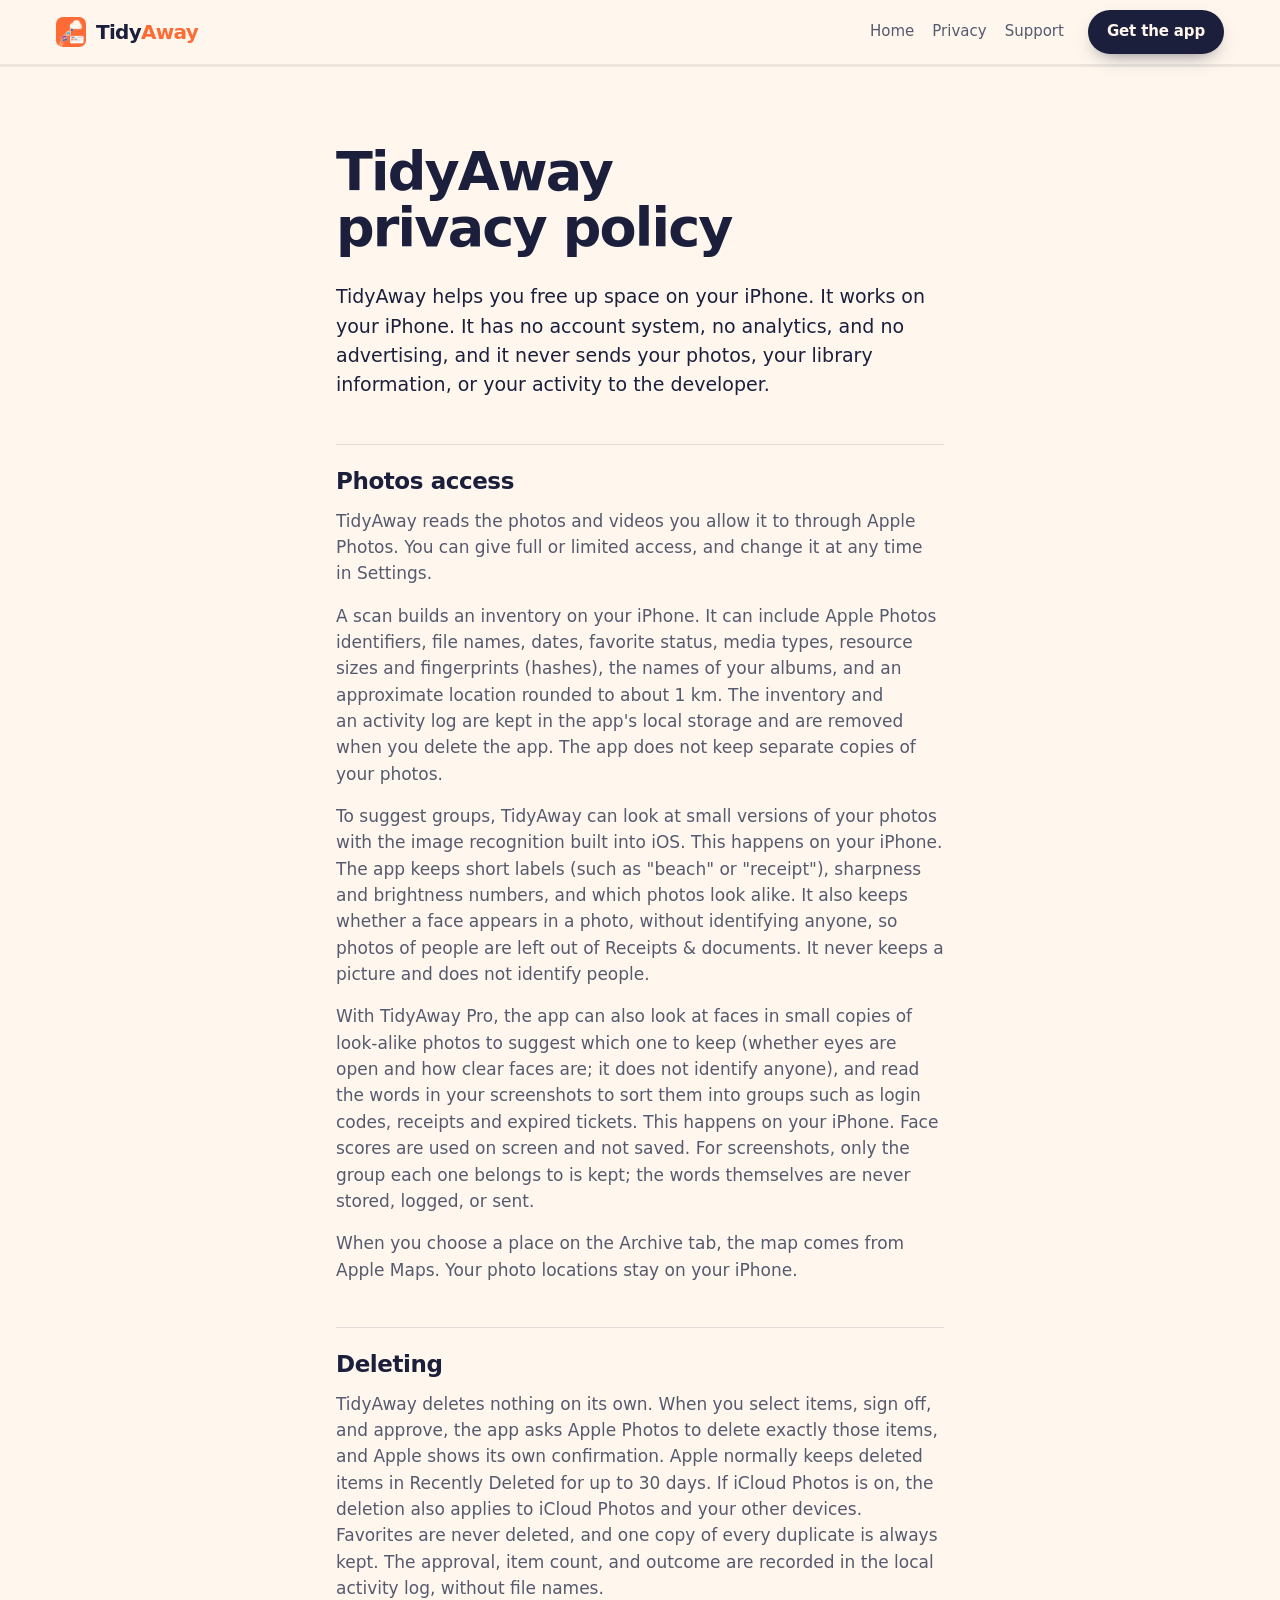
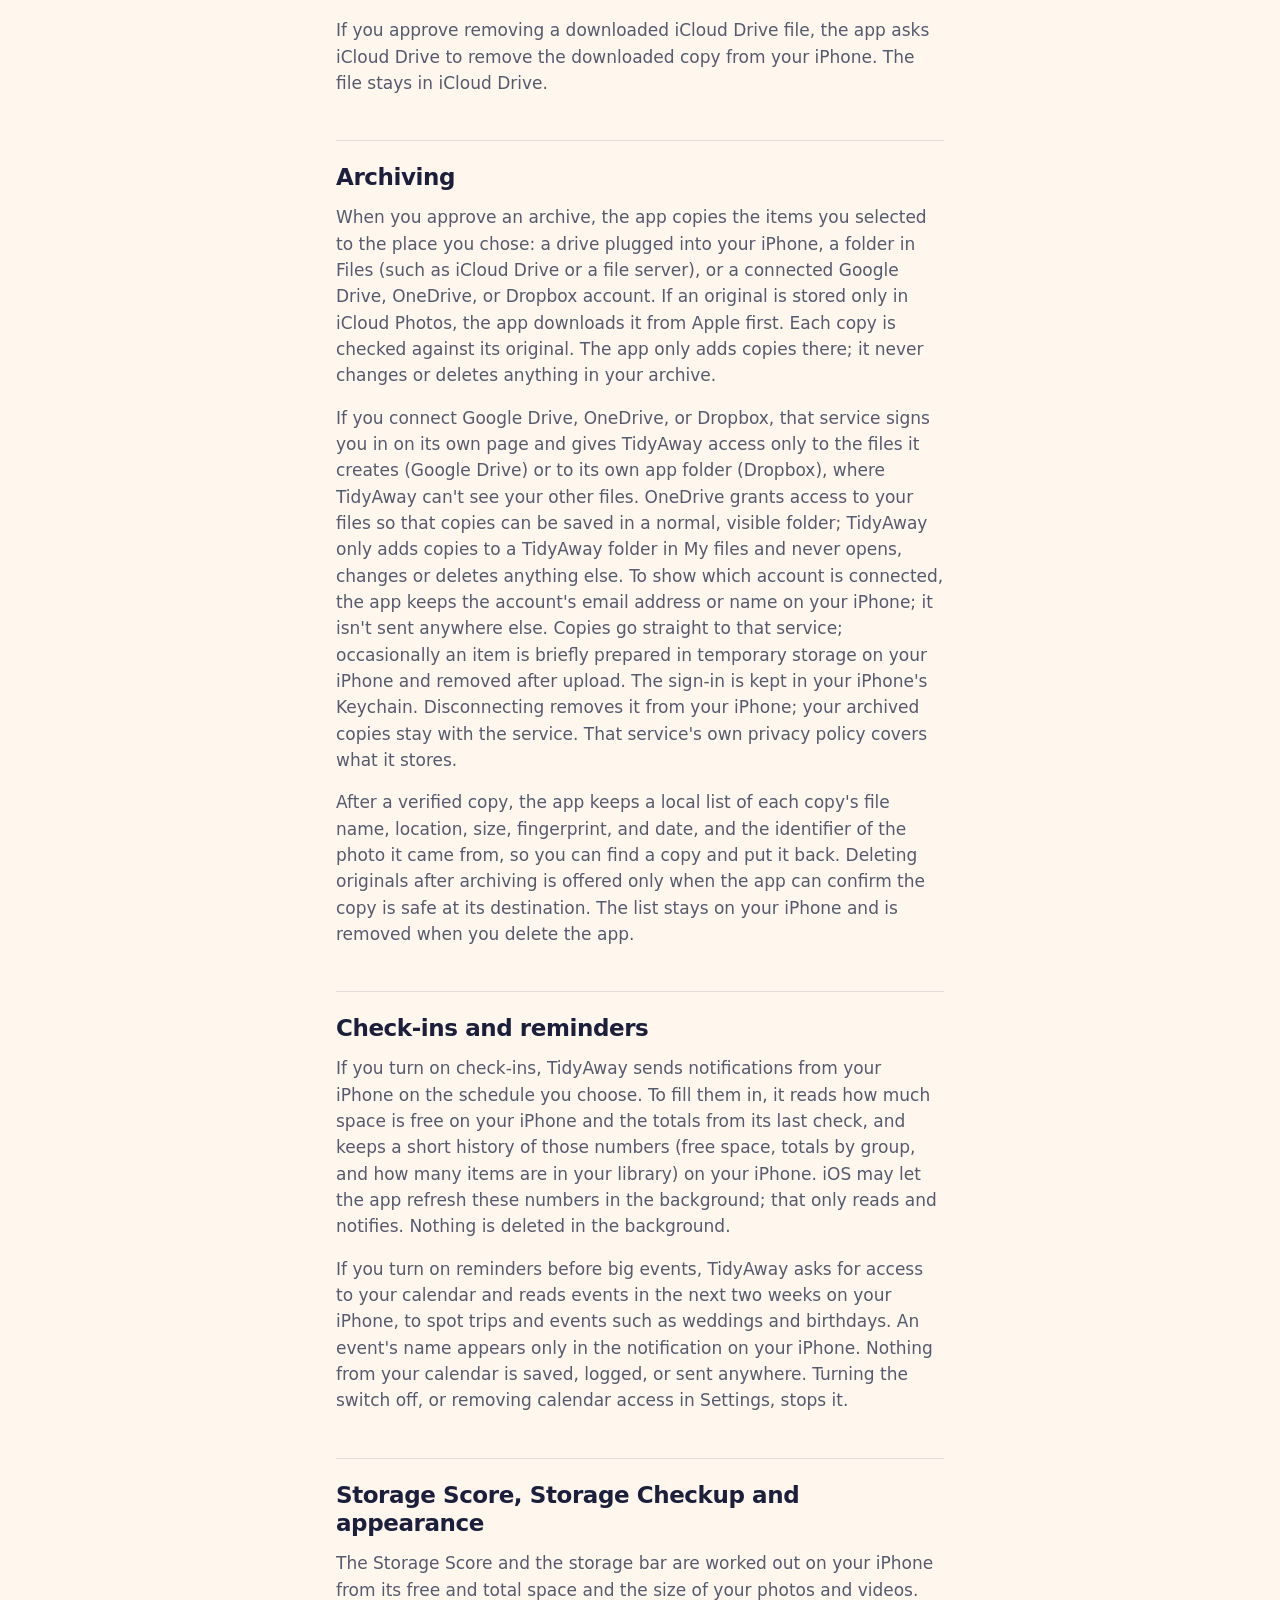
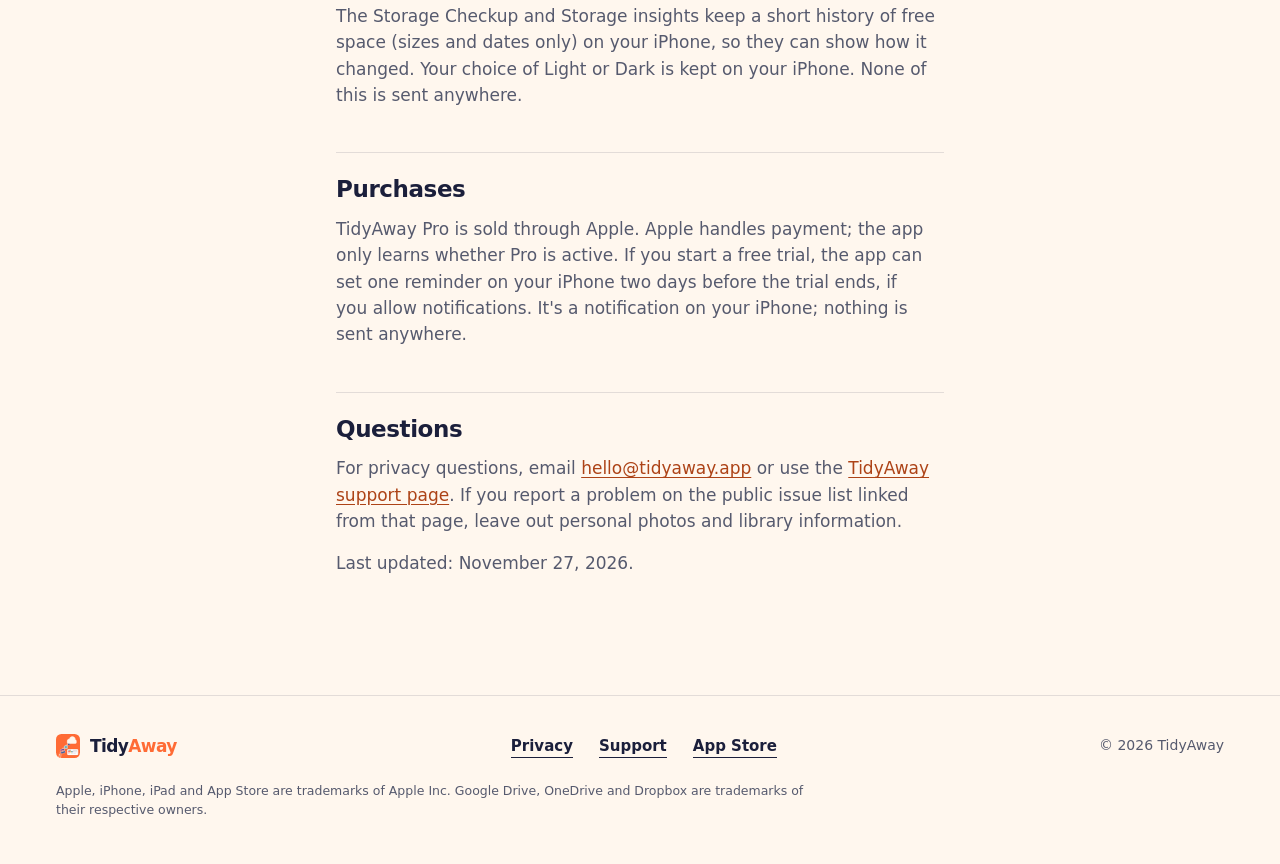
<file: privacy.html>
<!doctype html>
<html lang="en">
<head>
<meta charset="utf-8">
<meta name="viewport" content="width=device-width, initial-scale=1, viewport-fit=cover">
<title>TidyAway Privacy Policy</title>
<meta name="description" content="The TidyAway privacy policy.">
<meta name="color-scheme" content="light dark">
<meta name="theme-color" content="#FFF7EE" media="(prefers-color-scheme: light)">
<meta name="theme-color" content="#14161F" media="(prefers-color-scheme: dark)">
<meta name="referrer" content="no-referrer">
<link rel="icon" type="image/png" href="assets/app-icon-64.png">
<link rel="apple-touch-icon" href="assets/apple-touch-icon.png">
<link rel="stylesheet" href="css/site.css">
</head>
<body id="top">
<svg width="0" height="0" style="position:absolute" aria-hidden="true" focusable="false">
  <defs>
    <symbol id="i-check" viewBox="0 0 24 24"><path d="M5 12.5l4.5 4.5L19 7.5" fill="none" stroke="currentColor" stroke-width="2.4" stroke-linecap="round" stroke-linejoin="round"/></symbol>
    <symbol id="i-arrow" viewBox="0 0 24 24"><path d="M5 12h14M13 6l6 6-6 6" fill="none" stroke="currentColor" stroke-width="2" stroke-linecap="round" stroke-linejoin="round"/></symbol>
    <symbol id="i-down" viewBox="0 0 24 24"><path d="M12 5v14M6 13l6 6 6-6" fill="none" stroke="currentColor" stroke-width="2" stroke-linecap="round" stroke-linejoin="round"/></symbol>
    <symbol id="i-heart" viewBox="0 0 24 24"><path d="M12 20s-7-4.4-7-9.6A3.9 3.9 0 0 1 12 8a3.9 3.9 0 0 1 7 2.4C19 15.6 12 20 12 20z" fill="currentColor"/></symbol>
    <symbol id="i-replay" viewBox="0 0 24 24"><path d="M4 12a8 8 0 1 0 2.6-5.9M4 4v4.5h4.5" fill="none" stroke="currentColor" stroke-width="2" stroke-linecap="round" stroke-linejoin="round"/></symbol>
    <symbol id="i-pause" viewBox="0 0 24 24"><path d="M8.5 6v12M15.5 6v12" fill="none" stroke="currentColor" stroke-width="2.6" stroke-linecap="round"/></symbol>
    <symbol id="i-play" viewBox="0 0 24 24"><path d="M8 5.5v13l10.5-6.5z" fill="currentColor" stroke="currentColor" stroke-width="1.5" stroke-linejoin="round"/></symbol>
    <symbol id="i-menu" viewBox="0 0 24 24"><path d="M4 8h16M4 16h16" fill="none" stroke="currentColor" stroke-width="2" stroke-linecap="round"/></symbol>
    <symbol id="i-chev" viewBox="0 0 24 24"><path d="M9 5l7 7-7 7" fill="none" stroke="currentColor" stroke-width="2.2" stroke-linecap="round" stroke-linejoin="round"/></symbol>
    <symbol id="i-close" viewBox="0 0 24 24"><path d="M6 6l12 12M18 6L6 18" fill="none" stroke="currentColor" stroke-width="2.2" stroke-linecap="round"/></symbol>
    <symbol id="i-home" viewBox="0 0 24 24"><path d="M4 11l8-6.5 8 6.5v8a1.5 1.5 0 0 1-1.5 1.5H14v-5.5h-4V20.5H5.5A1.5 1.5 0 0 1 4 19z" fill="none" stroke="currentColor" stroke-width="1.8" stroke-linejoin="round"/></symbol>
    <symbol id="i-shield" viewBox="0 0 24 24"><g fill="none" stroke="currentColor" stroke-width="1.8" stroke-linecap="round" stroke-linejoin="round"><path d="M12 3l7.5 2.8v5.4c0 4.4-3 8-7.5 9.8-4.5-1.8-7.5-5.4-7.5-9.8V5.8z"/><path d="M8.6 12l2.4 2.4 4.4-4.6"/></g></symbol>
    <symbol id="i-ask" viewBox="0 0 24 24"><g fill="none" stroke="currentColor" stroke-width="1.8" stroke-linecap="round" stroke-linejoin="round"><path d="M4 6.5A2.5 2.5 0 0 1 6.5 4h11A2.5 2.5 0 0 1 20 6.5v8a2.5 2.5 0 0 1-2.5 2.5H11l-4.5 3.5V17A2.5 2.5 0 0 1 4 14.5z"/><path d="M9.9 8.9a2.2 2.2 0 1 1 3.2 2c-.7.4-1.1.8-1.1 1.6M12 14.6v.01"/></g></symbol>
    <symbol id="i-get" viewBox="0 0 24 24"><g fill="none" stroke="currentColor" stroke-width="1.8" stroke-linecap="round" stroke-linejoin="round"><path d="M12 4v11M7.5 10.5L12 15l4.5-4.5"/><path d="M5 19.5h14"/></g></symbol>
    <symbol id="i-drive" viewBox="0 0 24 24"><g fill="none" stroke="currentColor" stroke-width="1.7" stroke-linecap="round" stroke-linejoin="round"><rect x="6" y="8" width="12" height="13" rx="2.5"/><path d="M9 8V3.5h6V8M11 5.5v.01M13 5.5v.01"/></g></symbol>
    <symbol id="i-folder" viewBox="0 0 24 24"><path d="M3.5 7.5A2 2 0 0 1 5.5 5.5h3.7l2 2.3h7.3a2 2 0 0 1 2 2V17a2 2 0 0 1-2 2h-13a2 2 0 0 1-2-2z" fill="none" stroke="currentColor" stroke-width="1.7" stroke-linejoin="round"/></symbol>
    <symbol id="i-cloud" viewBox="0 0 24 24"><path d="M7.5 18.5a4 4 0 0 1-.6-7.96 5.5 5.5 0 0 1 10.6 1.16A3.5 3.5 0 0 1 17 18.5z" fill="none" stroke="currentColor" stroke-width="1.7" stroke-linejoin="round"/></symbol>
    <symbol id="i-phone" viewBox="0 0 24 24"><g fill="none" stroke="currentColor" stroke-width="1.7" stroke-linecap="round"><rect x="7" y="2.5" width="10" height="19" rx="2.6"/><path d="M10.5 5.3h3"/></g></symbol>
    <symbol id="i-pad" viewBox="0 0 24 24"><g fill="none" stroke="currentColor" stroke-width="1.7" stroke-linecap="round"><rect x="4" y="2.5" width="16" height="19" rx="2.6"/><path d="M11 18.6h2"/></g></symbol>
    <symbol id="i-lock" viewBox="0 0 24 24"><g fill="none" stroke="currentColor" stroke-width="1.7" stroke-linecap="round" stroke-linejoin="round"><rect x="5" y="10.5" width="14" height="10" rx="2.5"/><path d="M8.5 10.5V8a3.5 3.5 0 0 1 7 0v2.5"/></g></symbol>
  </defs>
</svg>
<a class="skip" href="#main">Skip to content</a>
<header class="nav nav--doc">
  <div class="wrap nav__row">
    <a class="brand" href="index.html" aria-label="TidyAway, home">
      <img src="assets/app-icon-64.png" width="30" height="30" alt="">
      <span class="brand__word">Tidy<span>Away</span></span>
    </a>
    <nav class="nav__links nav__links--doc" aria-label="Site">
      <a href="index.html">Home</a>
      <a href="privacy.html">Privacy</a>
      <a href="support.html">Support</a>
    </nav>
    <a class="btn btn--ink btn--sm" href="https://apps.apple.com/app/id6836546403" rel="noopener">Get the app</a>
  </div>
  <div class="meter" aria-hidden="true"></div>
</header>
<main class="doc" id="main">
<h1>TidyAway privacy policy</h1>
<p>TidyAway helps you free up space on your iPhone. It works on your iPhone. It has no account system, no analytics, and no advertising, and it never sends your photos, your library information, or your activity to the developer.</p>
<h2>Photos access</h2>
<p>TidyAway reads the photos and videos you allow it to through Apple Photos. You can give full or limited access, and change it at any time in Settings.</p>
<p>A scan builds an inventory on your iPhone. It can include Apple Photos identifiers, file names, dates, favorite status, media types, resource sizes and fingerprints (hashes), the names of your albums, and an approximate location rounded to about 1 km. The inventory and an activity log are kept in the app's local storage and are removed when you delete the app. The app does not keep separate copies of your photos.</p>
<p>To suggest groups, TidyAway can look at small versions of your photos with the image recognition built into iOS. This happens on your iPhone. The app keeps short labels (such as "beach" or "receipt"), sharpness and brightness numbers, and which photos look alike. It also keeps whether a face appears in a photo, without identifying anyone, so photos of people are left out of Receipts &amp; documents. It never keeps a picture and does not identify people.</p>
<p>With TidyAway Pro, the app can also look at faces in small copies of look-alike photos to suggest which one to keep (whether eyes are open and how clear faces are; it does not identify anyone), and read the words in your screenshots to sort them into groups such as login codes, receipts and expired tickets. This happens on your iPhone. Face scores are used on screen and not saved. For screenshots, only the group each one belongs to is kept; the words themselves are never stored, logged, or sent.</p>
<p>When you choose a place on the Archive tab, the map comes from Apple Maps. Your photo locations stay on your iPhone.</p>
<h2>Deleting</h2>
<p>TidyAway deletes nothing on its own. When you select items, sign off, and approve, the app asks Apple Photos to delete exactly those items, and Apple shows its own confirmation. Apple normally keeps deleted items in Recently Deleted for up to 30 days. If iCloud Photos is on, the deletion also applies to iCloud Photos and your other devices. Favorites are never deleted, and one copy of every duplicate is always kept. The approval, item count, and outcome are recorded in the local activity log, without file names.</p>
<p>If you approve removing a downloaded iCloud Drive file, the app asks iCloud Drive to remove the downloaded copy from your iPhone. The file stays in iCloud Drive.</p>
<h2>Archiving</h2>
<p>When you approve an archive, the app copies the items you selected to the place you chose: a drive plugged into your iPhone, a folder in Files (such as iCloud Drive or a file server), or a connected Google Drive, OneDrive, or Dropbox account. If an original is stored only in iCloud Photos, the app downloads it from Apple first. Each copy is checked against its original. The app only adds copies there; it never changes or deletes anything in your archive.</p>
<p>If you connect Google Drive, OneDrive, or Dropbox, that service signs you in on its own page and gives TidyAway access only to the files it creates (Google Drive) or to its own app folder (Dropbox), where TidyAway can't see your other files. OneDrive grants access to your files so that copies can be saved in a normal, visible folder; TidyAway only adds copies to a TidyAway folder in My files and never opens, changes or deletes anything else. To show which account is connected, the app keeps the account's email address or name on your iPhone; it isn't sent anywhere else. Copies go straight to that service; occasionally an item is briefly prepared in temporary storage on your iPhone and removed after upload. The sign-in is kept in your iPhone's Keychain. Disconnecting removes it from your iPhone; your archived copies stay with the service. That service's own privacy policy covers what it stores.</p>
<p>After a verified copy, the app keeps a local list of each copy's file name, location, size, fingerprint, and date, and the identifier of the photo it came from, so you can find a copy and put it back. Deleting originals after archiving is offered only when the app can confirm the copy is safe at its destination. The list stays on your iPhone and is removed when you delete the app.</p>
<h2>Check-ins and reminders</h2>
<p>If you turn on check-ins, TidyAway sends notifications from your iPhone on the schedule you choose. To fill them in, it reads how much space is free on your iPhone and the totals from its last check, and keeps a short history of those numbers (free space, totals by group, and how many items are in your library) on your iPhone. iOS may let the app refresh these numbers in the background; that only reads and notifies. Nothing is deleted in the background.</p>
<p>If you turn on reminders before big events, TidyAway asks for access to your calendar and reads events in the next two weeks on your iPhone, to spot trips and events such as weddings and birthdays. An event's name appears only in the notification on your iPhone. Nothing from your calendar is saved, logged, or sent anywhere. Turning the switch off, or removing calendar access in Settings, stops it.</p>
<h2>Storage Score, Storage Checkup and appearance</h2>
<p>The Storage Score and the storage bar are worked out on your iPhone from its free and total space and the size of your photos and videos. The Storage Checkup and Storage insights keep a short history of free space (sizes and dates only) on your iPhone, so they can show how it changed. Your choice of Light or Dark is kept on your iPhone. None of this is sent anywhere.</p>
<h2>Purchases</h2>
<p>TidyAway Pro is sold through Apple. Apple handles payment; the app only learns whether Pro is active. If you start a free trial, the app can set one reminder on your iPhone two days before the trial ends, if you allow notifications. It's a notification on your iPhone; nothing is sent anywhere.</p>
<h2>Questions</h2>
<p>For privacy questions, email <a href="mailto:hello@tidyaway.app">hello@tidyaway.app</a> or use the <a href="support.html">TidyAway support page</a>. If you report a problem on the public issue list linked from that page, leave out personal photos and library information.</p>
<p>Last updated: November 27, 2026.</p>
</main>
<footer class="foot">
  <div class="wrap">
    <div class="foot__row">
      <a class="brand" href="index.html" aria-label="TidyAway, home">
        <img src="assets/app-icon-64.png" width="24" height="24" alt="">
        <span class="brand__word">Tidy<span>Away</span></span>
      </a>
      <nav class="foot__links" aria-label="Footer">
        <a href="privacy.html">Privacy</a>
        <a href="support.html">Support</a>
        <a href="https://apps.apple.com/app/id6836546403" rel="noopener">App Store</a>
      </nav>
      <p class="foot__copy">&copy; 2026 TidyAway</p>
    </div>
    <p class="foot__legal">Apple, iPhone, iPad and App Store are trademarks of Apple Inc. Google Drive, OneDrive and Dropbox are trademarks of their respective owners.</p>
  </div>
</footer>
</body>
</html>
</file>
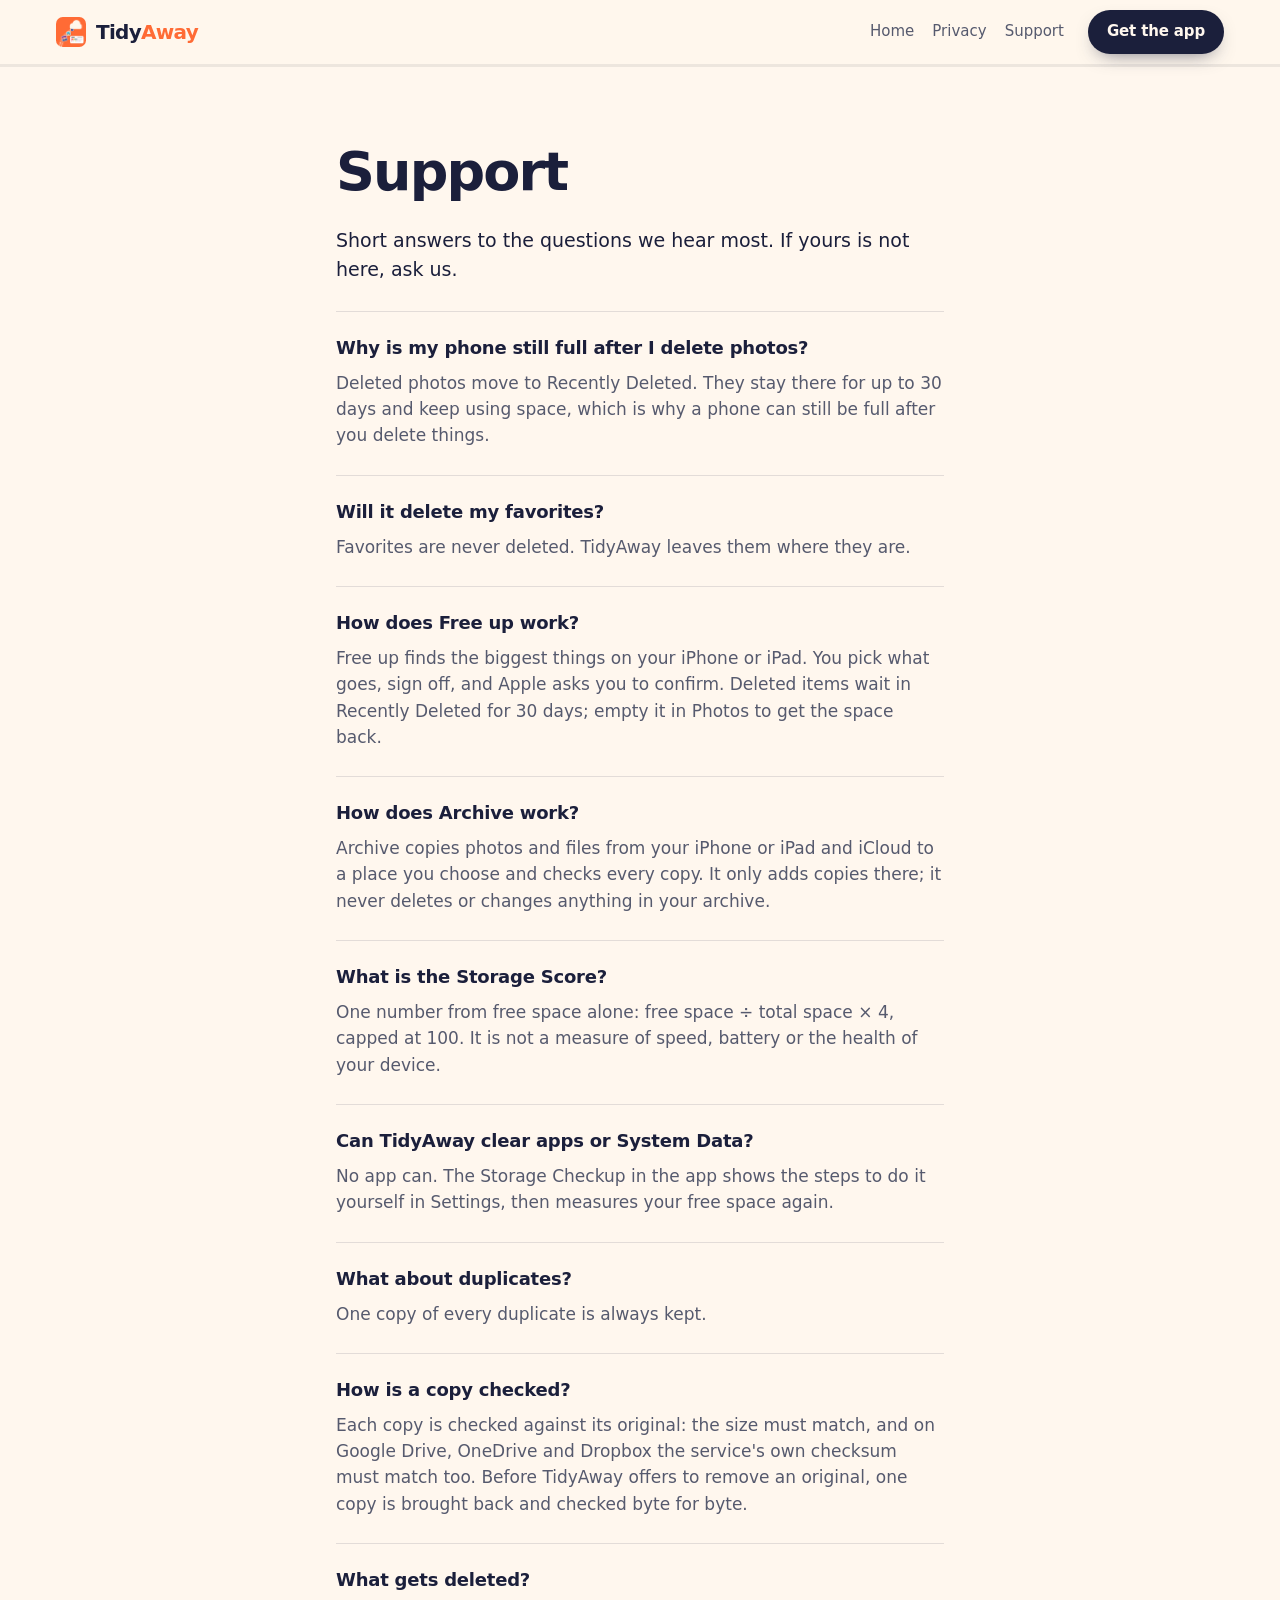
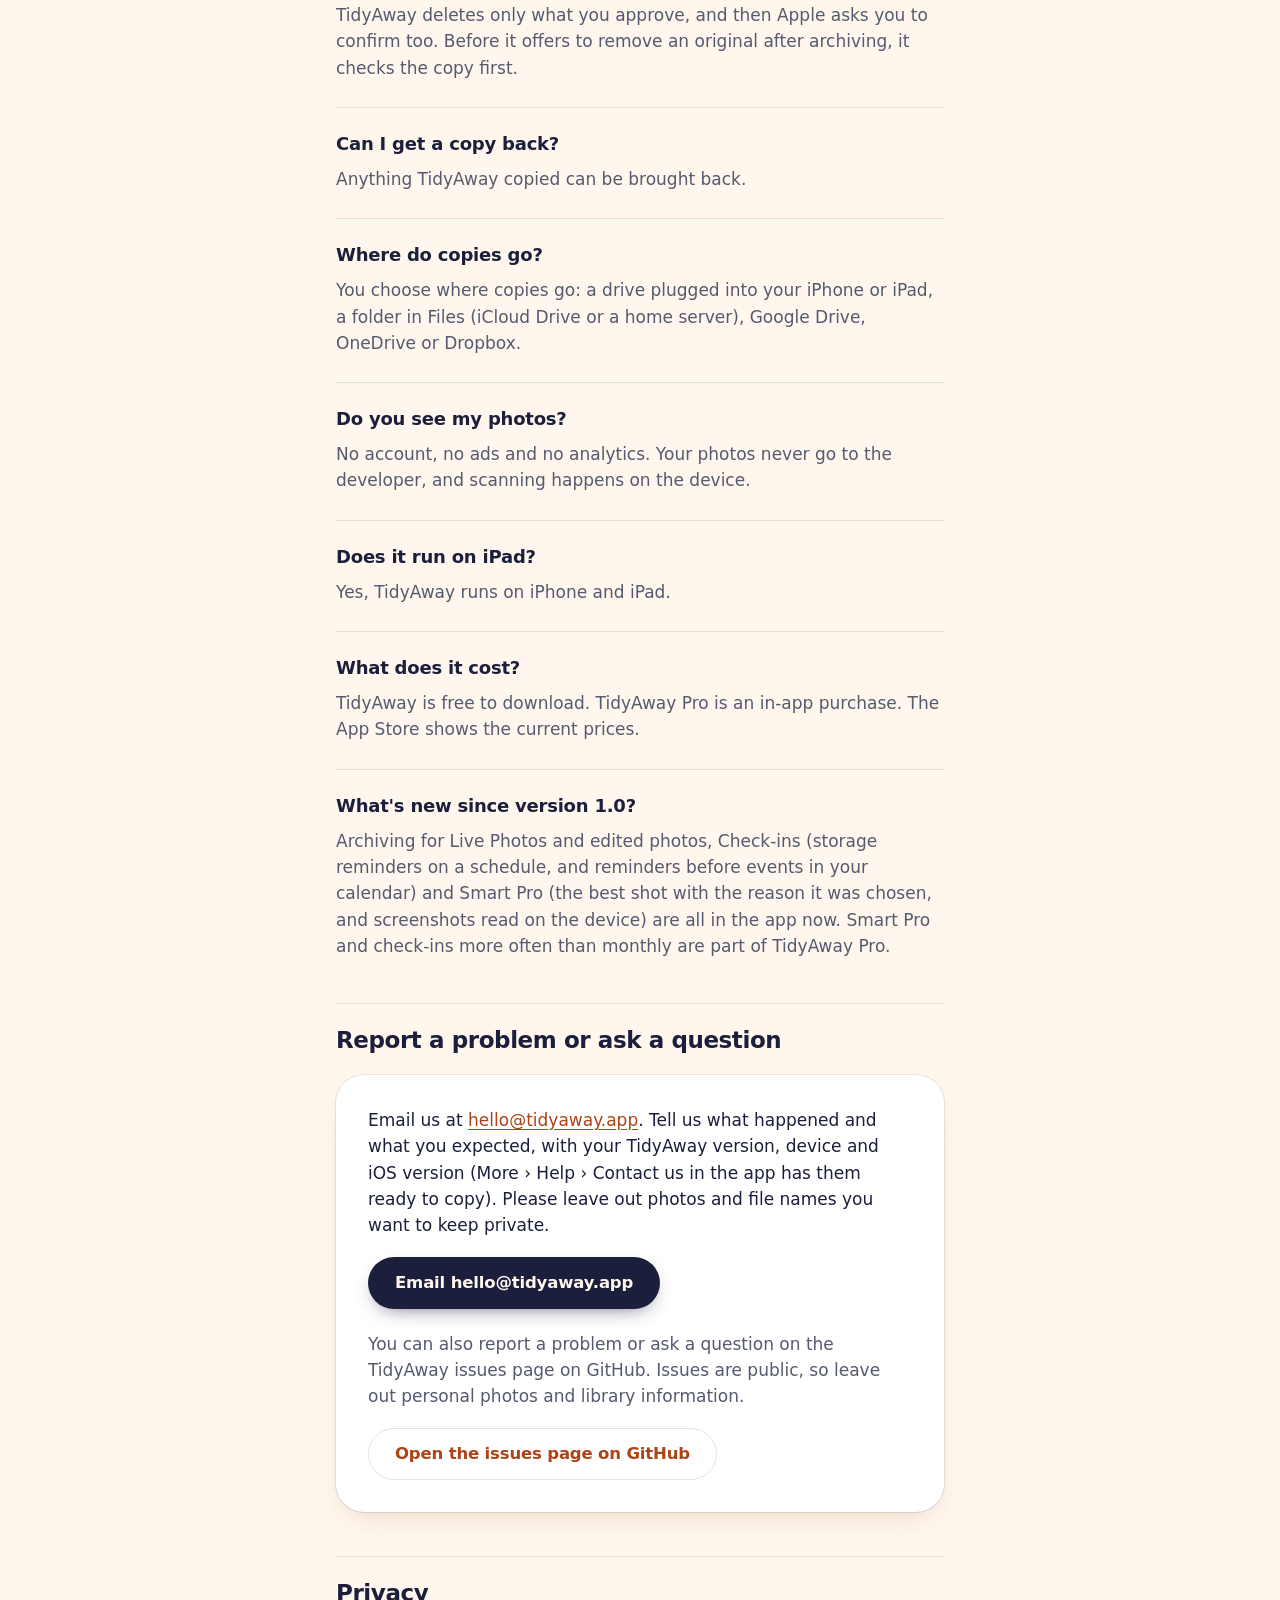
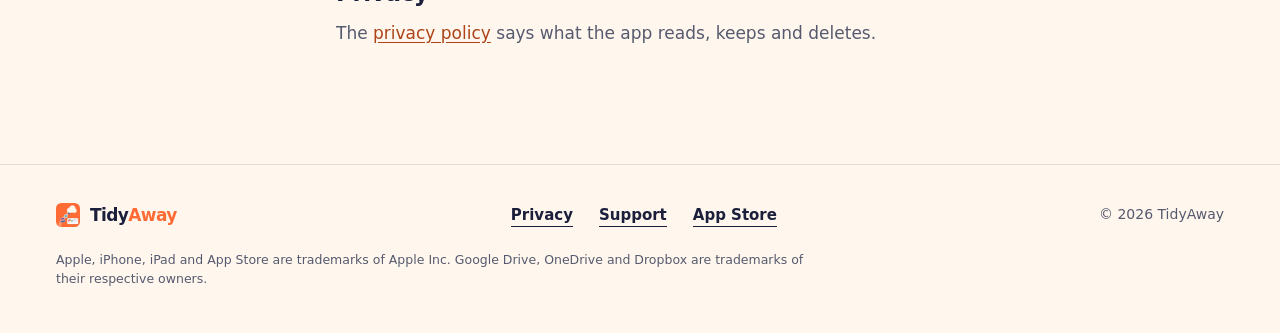
<file: support.html>
<!doctype html>
<html lang="en">
<head>
<meta charset="utf-8">
<meta name="viewport" content="width=device-width, initial-scale=1, viewport-fit=cover">
<title>TidyAway Support</title>
<meta name="description" content="Answers to common questions about TidyAway, and where to report a problem.">
<meta name="color-scheme" content="light dark">
<meta name="theme-color" content="#FFF7EE" media="(prefers-color-scheme: light)">
<meta name="theme-color" content="#14161F" media="(prefers-color-scheme: dark)">
<meta name="referrer" content="no-referrer">
<link rel="icon" type="image/png" href="assets/app-icon-64.png">
<link rel="apple-touch-icon" href="assets/apple-touch-icon.png">
<link rel="stylesheet" href="css/site.css">
</head>
<body id="top">
<svg width="0" height="0" style="position:absolute" aria-hidden="true" focusable="false">
  <defs>
    <symbol id="i-check" viewBox="0 0 24 24"><path d="M5 12.5l4.5 4.5L19 7.5" fill="none" stroke="currentColor" stroke-width="2.4" stroke-linecap="round" stroke-linejoin="round"/></symbol>
    <symbol id="i-arrow" viewBox="0 0 24 24"><path d="M5 12h14M13 6l6 6-6 6" fill="none" stroke="currentColor" stroke-width="2" stroke-linecap="round" stroke-linejoin="round"/></symbol>
    <symbol id="i-down" viewBox="0 0 24 24"><path d="M12 5v14M6 13l6 6 6-6" fill="none" stroke="currentColor" stroke-width="2" stroke-linecap="round" stroke-linejoin="round"/></symbol>
    <symbol id="i-heart" viewBox="0 0 24 24"><path d="M12 20s-7-4.4-7-9.6A3.9 3.9 0 0 1 12 8a3.9 3.9 0 0 1 7 2.4C19 15.6 12 20 12 20z" fill="currentColor"/></symbol>
    <symbol id="i-replay" viewBox="0 0 24 24"><path d="M4 12a8 8 0 1 0 2.6-5.9M4 4v4.5h4.5" fill="none" stroke="currentColor" stroke-width="2" stroke-linecap="round" stroke-linejoin="round"/></symbol>
    <symbol id="i-pause" viewBox="0 0 24 24"><path d="M8.5 6v12M15.5 6v12" fill="none" stroke="currentColor" stroke-width="2.6" stroke-linecap="round"/></symbol>
    <symbol id="i-play" viewBox="0 0 24 24"><path d="M8 5.5v13l10.5-6.5z" fill="currentColor" stroke="currentColor" stroke-width="1.5" stroke-linejoin="round"/></symbol>
    <symbol id="i-menu" viewBox="0 0 24 24"><path d="M4 8h16M4 16h16" fill="none" stroke="currentColor" stroke-width="2" stroke-linecap="round"/></symbol>
    <symbol id="i-chev" viewBox="0 0 24 24"><path d="M9 5l7 7-7 7" fill="none" stroke="currentColor" stroke-width="2.2" stroke-linecap="round" stroke-linejoin="round"/></symbol>
    <symbol id="i-close" viewBox="0 0 24 24"><path d="M6 6l12 12M18 6L6 18" fill="none" stroke="currentColor" stroke-width="2.2" stroke-linecap="round"/></symbol>
    <symbol id="i-home" viewBox="0 0 24 24"><path d="M4 11l8-6.5 8 6.5v8a1.5 1.5 0 0 1-1.5 1.5H14v-5.5h-4V20.5H5.5A1.5 1.5 0 0 1 4 19z" fill="none" stroke="currentColor" stroke-width="1.8" stroke-linejoin="round"/></symbol>
    <symbol id="i-shield" viewBox="0 0 24 24"><g fill="none" stroke="currentColor" stroke-width="1.8" stroke-linecap="round" stroke-linejoin="round"><path d="M12 3l7.5 2.8v5.4c0 4.4-3 8-7.5 9.8-4.5-1.8-7.5-5.4-7.5-9.8V5.8z"/><path d="M8.6 12l2.4 2.4 4.4-4.6"/></g></symbol>
    <symbol id="i-ask" viewBox="0 0 24 24"><g fill="none" stroke="currentColor" stroke-width="1.8" stroke-linecap="round" stroke-linejoin="round"><path d="M4 6.5A2.5 2.5 0 0 1 6.5 4h11A2.5 2.5 0 0 1 20 6.5v8a2.5 2.5 0 0 1-2.5 2.5H11l-4.5 3.5V17A2.5 2.5 0 0 1 4 14.5z"/><path d="M9.9 8.9a2.2 2.2 0 1 1 3.2 2c-.7.4-1.1.8-1.1 1.6M12 14.6v.01"/></g></symbol>
    <symbol id="i-get" viewBox="0 0 24 24"><g fill="none" stroke="currentColor" stroke-width="1.8" stroke-linecap="round" stroke-linejoin="round"><path d="M12 4v11M7.5 10.5L12 15l4.5-4.5"/><path d="M5 19.5h14"/></g></symbol>
    <symbol id="i-drive" viewBox="0 0 24 24"><g fill="none" stroke="currentColor" stroke-width="1.7" stroke-linecap="round" stroke-linejoin="round"><rect x="6" y="8" width="12" height="13" rx="2.5"/><path d="M9 8V3.5h6V8M11 5.5v.01M13 5.5v.01"/></g></symbol>
    <symbol id="i-folder" viewBox="0 0 24 24"><path d="M3.5 7.5A2 2 0 0 1 5.5 5.5h3.7l2 2.3h7.3a2 2 0 0 1 2 2V17a2 2 0 0 1-2 2h-13a2 2 0 0 1-2-2z" fill="none" stroke="currentColor" stroke-width="1.7" stroke-linejoin="round"/></symbol>
    <symbol id="i-cloud" viewBox="0 0 24 24"><path d="M7.5 18.5a4 4 0 0 1-.6-7.96 5.5 5.5 0 0 1 10.6 1.16A3.5 3.5 0 0 1 17 18.5z" fill="none" stroke="currentColor" stroke-width="1.7" stroke-linejoin="round"/></symbol>
    <symbol id="i-phone" viewBox="0 0 24 24"><g fill="none" stroke="currentColor" stroke-width="1.7" stroke-linecap="round"><rect x="7" y="2.5" width="10" height="19" rx="2.6"/><path d="M10.5 5.3h3"/></g></symbol>
    <symbol id="i-pad" viewBox="0 0 24 24"><g fill="none" stroke="currentColor" stroke-width="1.7" stroke-linecap="round"><rect x="4" y="2.5" width="16" height="19" rx="2.6"/><path d="M11 18.6h2"/></g></symbol>
    <symbol id="i-lock" viewBox="0 0 24 24"><g fill="none" stroke="currentColor" stroke-width="1.7" stroke-linecap="round" stroke-linejoin="round"><rect x="5" y="10.5" width="14" height="10" rx="2.5"/><path d="M8.5 10.5V8a3.5 3.5 0 0 1 7 0v2.5"/></g></symbol>
  </defs>
</svg>
<a class="skip" href="#main">Skip to content</a>
<header class="nav nav--doc">
  <div class="wrap nav__row">
    <a class="brand" href="index.html" aria-label="TidyAway, home">
      <img src="assets/app-icon-64.png" width="30" height="30" alt="">
      <span class="brand__word">Tidy<span>Away</span></span>
    </a>
    <nav class="nav__links nav__links--doc" aria-label="Site">
      <a href="index.html">Home</a>
      <a href="privacy.html">Privacy</a>
      <a href="support.html">Support</a>
    </nav>
    <a class="btn btn--ink btn--sm" href="https://apps.apple.com/app/id6836546403" rel="noopener">Get the app</a>
  </div>
  <div class="meter" aria-hidden="true"></div>
</header>
<main class="doc" id="main">
<h1>Support</h1>
<p>Short answers to the questions we hear most. If yours is not here, ask us.</p>
<dl>
<dt>Why is my phone still full after I delete photos?</dt>
<dd>Deleted photos move to Recently Deleted. They stay there for up to 30 days and keep using space, which is why a phone can still be full after you delete things.</dd>
<dt>Will it delete my favorites?</dt>
<dd>Favorites are never deleted. TidyAway leaves them where they are.</dd>
<dt>How does Free up work?</dt>
<dd>Free up finds the biggest things on your iPhone or iPad. You pick what goes, sign off, and Apple asks you to confirm. Deleted items wait in Recently Deleted for 30 days; empty it in Photos to get the space back.</dd>
<dt>How does Archive work?</dt>
<dd>Archive copies photos and files from your iPhone or iPad and iCloud to a place you choose and checks every copy. It only adds copies there; it never deletes or changes anything in your archive.</dd>
<dt>What is the Storage Score?</dt>
<dd>One number from free space alone: free space &divide; total space &times; 4, capped at 100. It is not a measure of speed, battery or the health of your device.</dd>
<dt>Can TidyAway clear apps or System Data?</dt>
<dd>No app can. The Storage Checkup in the app shows the steps to do it yourself in Settings, then measures your free space again.</dd>
<dt>What about duplicates?</dt>
<dd>One copy of every duplicate is always kept.</dd>
<dt>How is a copy checked?</dt>
<dd>Each copy is checked against its original: the size must match, and on Google Drive, OneDrive and Dropbox the service's own checksum must match too. Before TidyAway offers to remove an original, one copy is brought back and checked byte for byte.</dd>
<dt>What gets deleted?</dt>
<dd>TidyAway deletes only what you approve, and then Apple asks you to confirm too. Before it offers to remove an original after archiving, it checks the copy first.</dd>
<dt>Can I get a copy back?</dt>
<dd>Anything TidyAway copied can be brought back.</dd>
<dt>Where do copies go?</dt>
<dd>You choose where copies go: a drive plugged into your iPhone or iPad, a folder in Files (iCloud Drive or a home server), Google Drive, OneDrive or Dropbox.</dd>
<dt>Do you see my photos?</dt>
<dd>No account, no ads and no analytics. Your photos never go to the developer, and scanning happens on the device.</dd>
<dt>Does it run on iPad?</dt>
<dd>Yes, TidyAway runs on iPhone and iPad.</dd>
<dt>What does it cost?</dt>
<dd>TidyAway is free to download. TidyAway Pro is an in-app purchase. The App Store shows the current prices.</dd>
<dt>What's new since version 1.0?</dt>
<dd>Archiving for Live Photos and edited photos, Check-ins (storage reminders on a schedule, and reminders before events in your calendar) and Smart Pro (the best shot with the reason it was chosen, and screenshots read on the device) are all in the app now. Smart Pro and check-ins more often than monthly are part of TidyAway Pro.</dd>
</dl>
<h2>Report a problem or ask a question</h2>
<div class="card">
<p>Email us at <a href="mailto:hello@tidyaway.app">hello@tidyaway.app</a>. Tell us what happened and what you expected, with your TidyAway version, device and iOS version (More &rsaquo; Help &rsaquo; Contact us in the app has them ready to copy). Please leave out photos and file names you want to keep private.</p>
<a class="btn btn--ink" href="mailto:hello@tidyaway.app?subject=TidyAway%20support">Email hello@tidyaway.app</a>
<p style="margin-top:22px">You can also report a problem or ask a question on the TidyAway issues page on GitHub. Issues are public, so leave out personal photos and library information.</p>
<a class="btn btn--ghost" href="https://github.com/bienyam/SmartPhotoVault/issues" rel="noopener">Open the issues page on GitHub</a>
</div>
<h2>Privacy</h2>
<p>The <a href="privacy.html">privacy policy</a> says what the app reads, keeps and deletes.</p>
</main>
<footer class="foot">
  <div class="wrap">
    <div class="foot__row">
      <a class="brand" href="index.html" aria-label="TidyAway, home">
        <img src="assets/app-icon-64.png" width="24" height="24" alt="">
        <span class="brand__word">Tidy<span>Away</span></span>
      </a>
      <nav class="foot__links" aria-label="Footer">
        <a href="privacy.html">Privacy</a>
        <a href="support.html">Support</a>
        <a href="https://apps.apple.com/app/id6836546403" rel="noopener">App Store</a>
      </nav>
      <p class="foot__copy">&copy; 2026 TidyAway</p>
    </div>
    <p class="foot__legal">Apple, iPhone, iPad and App Store are trademarks of Apple Inc. Google Drive, OneDrive and Dropbox are trademarks of their respective owners.</p>
  </div>
</footer>
</body>
</html>
</file>
<file: css/site.css>
/* TidyAway home page, v2 "The Proof".
   System fonts only. No external requests. Tokens follow Sources/Brand.swift. */

:root {
  --bg: #FFF7EE;
  --surface: #FFE7D3;
  --hero: #FFD7BC;
  --card: #FFFFFF;
  --ink: #1B1F3B;
  --ink-2: #565A6E;
  --line: rgba(27, 31, 59, .12);
  --line-2: rgba(27, 31, 59, .08);
  --accent: #C8501F;
  --accent-text: #AD4317;       /* tangerine darkened for small text on cream, AA */
  --on-accent: #FFFFFF;
  --safe: #1E7A4F;
  --safe-soft: rgba(30, 122, 79, .12);
  --caution: #9A6200;
  --mark: #FF6B35;              /* the orange in the A2 wordmark */
  --nav-bg: rgba(255, 247, 238, .84);
  --tint: #FFF0E2;
  --band-bg: #1B1F3B;
  --band-ink: #FFF7EE;
  --band-2: #C3C5D3;
  --ios-blue: #0062CC;
  --shadow: 0 1px 2px rgba(27, 31, 59, .05), 0 12px 32px -12px rgba(120, 50, 10, .18);
  --shadow-lg: 0 2px 4px rgba(27, 31, 59, .06), 0 40px 80px -32px rgba(120, 50, 10, .38);
  --gutter: clamp(20px, 5vw, 56px);
  --max: 1200px;
  --ease: cubic-bezier(.2, .7, .2, 1);
  --sans: system-ui, -apple-system, BlinkMacSystemFont, "SF Pro Text", "Segoe UI Variable Text", "Segoe UI", Roboto, "Helvetica Neue", Arial, sans-serif;
  --mono: ui-monospace, "SF Mono", SFMono-Regular, Menlo, Consolas, "Liberation Mono", monospace;
  color-scheme: light dark;
}

@media (prefers-color-scheme: dark) {
  :root {
    --bg: #14161F;
    --surface: #262A38;
    --hero: #3A2A24;
    --card: #1C1F2B;
    --ink: #F3EDE6;
    --ink-2: #ABA8B6;
    --line: rgba(243, 237, 230, .14);
    --line-2: rgba(243, 237, 230, .09);
    --accent: #FF8A5C;
    --accent-text: #FF8A5C;
    --on-accent: #1F1108;
    --safe: #3DDC97;
    --safe-soft: rgba(61, 220, 151, .14);
    --caution: #F2C14E;
    --nav-bg: rgba(20, 22, 31, .84);
    --tint: #1C1F2A;
    --band-bg: #1C1F2B;
    --band-ink: #F3EDE6;
    --band-2: #ABA8B6;
    --ios-blue: #4DA3FF;
    --shadow: 0 1px 2px rgba(0, 0, 0, .3), 0 12px 32px -12px rgba(0, 0, 0, .5);
    --shadow-lg: 0 2px 4px rgba(0, 0, 0, .3), 0 40px 80px -32px rgba(0, 0, 0, .7);
  }
}

*, *::before, *::after { box-sizing: border-box; }
html { -webkit-text-size-adjust: 100%; scroll-behavior: smooth; scroll-padding-top: 84px; }
body {
  margin: 0; background: var(--bg); color: var(--ink);
  font: 400 17px/1.55 var(--sans);
  -webkit-font-smoothing: antialiased; text-rendering: optimizeLegibility;
  overflow-x: clip;
}
h1, h2, h3, p, ol, ul, figure, fieldset { margin: 0; padding: 0; }
ol, ul { list-style: none; }
fieldset { border: 0; min-width: 0; }
img { display: block; max-width: 100%; }
[hidden] { display: none !important; }
button, input { font: inherit; color: inherit; }
button { cursor: pointer; }
a { color: inherit; }
code, .mono { font-family: var(--mono); font-variant-numeric: tabular-nums; }
:focus-visible { outline: 2.5px solid var(--accent); outline-offset: 3px; border-radius: 6px; }
::selection { background: var(--hero); color: var(--ink); }

.wrap { max-width: calc(var(--max) + var(--gutter) * 2); margin-inline: auto; padding-inline: var(--gutter); }
.sr { position: absolute; width: 1px; height: 1px; overflow: hidden; clip-path: inset(50%); white-space: nowrap; }
.ico { width: 1.1em; height: 1.1em; flex: none; vertical-align: -.18em; }
.flip { transform: scaleX(-1); }
.skip { position: absolute; left: 12px; top: -60px; z-index: 100; background: var(--ink); color: var(--bg); padding: 10px 14px; border-radius: 10px; text-decoration: none; font-weight: 600; }
.skip:focus { top: 12px; }

/* ---------- type ---------- */
.display { font-size: clamp(50px, 7.6vw, 100px); line-height: .96; letter-spacing: -.042em; font-weight: 700; text-wrap: balance; }
.display--final { font-size: clamp(40px, 6.2vw, 84px); line-height: 1; }
.accent { color: var(--accent); }
.h2 { font-size: clamp(33px, 4.5vw, 58px); line-height: 1.03; letter-spacing: -.034em; font-weight: 700; text-wrap: balance; }
.h3 { font-size: 21px; line-height: 1.25; letter-spacing: -.015em; font-weight: 650; }
.lead { font-size: clamp(18px, 1.6vw, 21px); line-height: 1.5; color: var(--ink-2); max-width: 34em; text-wrap: pretty; }
.lead--sm { margin-top: 18px; max-width: 38em; }
.body { color: var(--ink-2); max-width: 30em; text-wrap: pretty; }
.body + .body { margin-top: 14px; }
.body.strong { color: var(--ink); font-weight: 600; font-size: 19px; letter-spacing: -.01em; }
.body--sm { font-size: 15.5px; margin-top: 6px; }
.fine { font-size: 14px; color: var(--ink-2); }
.kicker { display: flex; align-items: center; gap: 12px; font: 600 12.5px/1 var(--mono); letter-spacing: .09em; text-transform: uppercase; color: var(--accent-text); margin-bottom: 20px; }
.kicker span { color: var(--ink-2); padding-right: 12px; border-right: 1px solid var(--line); }
.eyebrow { display: inline-flex; align-items: center; gap: 10px; font-size: 14px; font-weight: 600; color: var(--ink); padding: 7px 14px 7px 12px; border: 1px solid var(--line); border-radius: 99px; margin-bottom: 28px; }
.dot { width: 8px; height: 8px; border-radius: 50%; background: var(--safe); box-shadow: 0 0 0 4px var(--safe-soft); }

/* ---------- controls ---------- */
.btn {
  display: inline-flex; align-items: center; justify-content: center; gap: 8px;
  min-height: 52px; padding: 0 26px; border-radius: 99px; border: 1px solid transparent;
  font-weight: 650; font-size: 16.5px; letter-spacing: -.01em; text-decoration: none; white-space: nowrap;
  transition: transform .18s var(--ease), box-shadow .18s var(--ease), background-color .18s, border-color .18s, opacity .18s;
  position: relative; -webkit-tap-highlight-color: transparent;
}
.btn--sm { min-height: 40px; padding: 0 18px; font-size: 15px; }
.btn--ink { background: var(--ink); color: var(--bg); box-shadow: 0 8px 20px -10px color-mix(in srgb, var(--ink) 70%, transparent); }
.btn--accent { background: var(--accent); color: var(--on-accent); box-shadow: 0 8px 20px -10px var(--accent); }
.btn--soft { background: var(--surface); color: var(--ink); }
.btn--ghost { background: transparent; color: var(--ink); border-color: var(--line); }
.btn:hover { transform: translateY(-2px); }
.btn--ink:hover, .btn--accent:hover { box-shadow: 0 14px 26px -12px color-mix(in srgb, var(--ink) 60%, transparent); }
.btn--soft:hover { background: var(--hero); }
.btn--ghost:hover { border-color: var(--ink); }
.btn:active { transform: translateY(0) scale(.97); transition-duration: .06s; }
.btn:disabled { opacity: .45; cursor: default; transform: none; box-shadow: none; }

.link { display: inline-flex; align-items: center; gap: 8px; font-weight: 600; text-decoration: none; padding: 12px 4px; background: linear-gradient(currentColor, currentColor) 0 calc(100% - 8px) / 0 1.5px no-repeat; transition: background-size .3s var(--ease); }
.link:hover { background-size: 100% 1.5px; }
.link .ico { transition: transform .3s var(--ease); }
.link:hover .ico { transform: translateY(3px); }

.chip { display: inline-flex; align-items: center; gap: 7px; min-height: 36px; padding: 0 14px; border-radius: 99px; border: 1px solid var(--line); background: transparent; font-size: 14px; font-weight: 600; transition: transform .18s var(--ease), background-color .18s, border-color .18s; }
.chip:hover { background: var(--card); border-color: var(--ink); transform: translateY(-1px); }
.chip:active { transform: scale(.96); }
.chip:hover .ico { transform: rotate(-40deg); }
.chip .ico { transition: transform .35s var(--ease); }

.round { width: 44px; height: 44px; border-radius: 50%; border: 1px solid var(--line); background: transparent; display: grid; place-items: center; transition: transform .18s var(--ease), background-color .18s, border-color .18s, opacity .2s; }
.round:hover { background: var(--ink); color: var(--bg); border-color: var(--ink); transform: scale(1.06); }
.round:active { transform: scale(.94); }
.round:disabled { opacity: .35; cursor: default; transform: none; background: transparent; color: inherit; border-color: var(--line); }

/* ---------- nav + signature meter ---------- */
.nav { position: sticky; top: 0; z-index: 50; background: var(--nav-bg); -webkit-backdrop-filter: saturate(1.5) blur(16px); backdrop-filter: saturate(1.5) blur(16px); }
.nav__row { display: flex; align-items: center; gap: 24px; height: 64px; }
.brand { display: inline-flex; align-items: center; gap: 10px; text-decoration: none; margin-right: auto; }
.brand img { border-radius: 22.5%; transition: transform .4s var(--ease); }
.brand:hover img { transform: rotate(-8deg) scale(1.06); }
.brand__word { font-weight: 650; font-size: 20px; letter-spacing: -.035em; }
.brand__word span { color: var(--mark); }
.nav__links { display: flex; gap: 28px; }
.nav__links a { font-size: 15px; font-weight: 500; color: var(--ink-2); text-decoration: none; padding: 8px 0; transition: color .18s; background: linear-gradient(var(--accent), var(--accent)) 0 100% / 0 1.5px no-repeat; transition: color .18s, background-size .3s var(--ease); }
.nav__links a:hover { color: var(--ink); background-size: 100% 1.5px; }
.meter { height: 3px; background: var(--line-2); overflow: hidden; }
.meter i { display: block; height: 100%; background: var(--accent); transform-origin: 0 50%; transform: scaleX(.62); will-change: transform; transition: background-color .5s; }

/* ---------- hero ---------- */
.hero { padding: clamp(40px, 6vw, 84px) 0 0; }
.hero__top { display: grid; grid-template-columns: minmax(0, 7fr) minmax(0, 5fr); gap: clamp(28px, 5vw, 72px); align-items: end; }
.hero__side { padding-bottom: 10px; }
.actions { display: flex; flex-wrap: wrap; align-items: center; gap: 12px 26px; margin-top: 30px; }
.actions--center { justify-content: center; }
.for { display: flex; align-items: center; gap: 6px; margin-top: 18px; font-size: 14.5px; font-weight: 600; color: var(--ink); }
.for .ico { width: 18px; height: 18px; color: var(--accent); }
.for .ico + .ico { margin-right: 4px; }
.for--center { justify-content: center; margin-top: 22px; }

/* Stage: two real device photographs. The white studio background and the blank
   screen were removed (see _tools/prepare-assets.py), so the HTML UI sits BEHIND
   the photo and shows through the screen. Screen rectangles are measured:
   iPhone  x .3775  y .1088  w .2125  h .6799   (of the photo)
   iPad    x .2492  y .2267  w .4913  h .4603                              */
.stage { margin-top: clamp(40px, 5.5vw, 76px); }
.stage__grid { position: relative; display: grid; grid-template-columns: 2fr 1fr; gap: 20px; }
.panel { position: relative; height: 680px; border-radius: 40px; overflow: hidden; background: var(--hero); container-type: inline-size; isolation: isolate; }
.panel::before { content: ""; position: absolute; inset: 0; z-index: -1; background: radial-gradient(70% 60% at 50% 42%, color-mix(in srgb, var(--card) 60%, transparent), transparent 72%); }
.panel__tag { position: absolute; left: 50%; bottom: 20px; transform: translateX(-50%); font: 600 11px/1 var(--mono); letter-spacing: .1em; text-transform: uppercase; color: color-mix(in srgb, var(--ink) 62%, transparent); }
.panel--phone .panel__tag { left: 26px; transform: none; }

.shot { position: absolute; bottom: -14px; left: 50%; width: var(--pw); margin-left: calc(var(--pw) * var(--cx) * -1);
  transform: translate3d(calc(var(--mx, 0) * var(--depth, 8px)), calc(var(--my, 0) * var(--depth, 8px) * .6), 0); transition: transform .6s var(--ease); will-change: transform; }
.shot__img { position: relative; display: block; width: 100%; height: auto; max-width: none; pointer-events: none; -webkit-user-select: none; user-select: none; filter: drop-shadow(0 26px 30px rgba(60, 25, 5, .22)); }
.shot__ui { position: absolute; overflow: hidden; background: var(--bg); color: var(--ink); }
.shot__ui::after { content: ""; position: absolute; inset: 0; pointer-events: none; z-index: 6; background: linear-gradient(118deg, rgba(255, 255, 255, .09) 0%, rgba(255, 255, 255, .02) 24%, transparent 36%); }

.shot--pad { --pw: min(132cqw, 1040px); --cx: .4948; --depth: 7px; aspect-ratio: 2400 / 1601; --u: calc(var(--pw) * .007873); }
.shot--pad .shot__ui { left: 24.72%; top: 22.37%; width: 49.53%; height: 46.64%; border-radius: calc(var(--u) * .9); }
.shot--phone { --pw: 1040px; --cx: .4838; --depth: 12px; aspect-ratio: 2400 / 1609; --u: calc(var(--pw) * .008333); }
.shot--phone .shot__ui { left: 37.55%; top: 10.6%; width: 21.65%; height: 68.55%; border-radius: calc(var(--u) * 2.4); }

/* app UI inside the screens, sized in --u so it scales with the photo */
.sb { display: flex; justify-content: space-between; align-items: center; padding: calc(var(--u) * 1.15) calc(var(--u) * 2) 0; font-size: calc(var(--u) * 1.25); font-weight: 650; height: calc(var(--u) * 3.4); }
.sb__r b { display: block; width: calc(var(--u) * 2.2); height: calc(var(--u) * 1.05); border-radius: calc(var(--u) * .3); background: currentColor; }
.app { padding: calc(var(--u) * 1.6) calc(var(--u) * 1.5) 0; }
.app__title { font-size: calc(var(--u) * 2.6); font-weight: 750; letter-spacing: -.03em; line-height: 1.1; }
.app__sub { font-size: calc(var(--u) * 1.25); color: var(--ink-2); margin-top: calc(var(--u) * .2); }
.app__store { background: var(--card); border-radius: calc(var(--u) * 1.6); padding: calc(var(--u) * 1.1) calc(var(--u) * 1.2) calc(var(--u) * 1.2); margin-top: calc(var(--u) * 1.3); box-shadow: 0 0 0 1px var(--line-2); }
.app__row { display: flex; justify-content: space-between; font-size: calc(var(--u) * 1.15); font-weight: 600; margin-bottom: calc(var(--u) * .8); }
.app__row [data-h="free"] { font-variant-numeric: tabular-nums; color: var(--safe); transition: color .5s; }
.app__row [data-h="free"].is-low { color: var(--caution); }
.app__to { display: flex; justify-content: space-between; font-size: calc(var(--u) * 1.15); color: var(--ink-2); padding: calc(var(--u) * 1.3) calc(var(--u) * .4) 0; }
.app__to b { color: var(--ink); font-weight: 650; }
.phone__home { position: absolute; left: 50%; bottom: calc(var(--u) * .8); width: calc(var(--u) * 9); height: calc(var(--u) * .42); margin-left: calc(var(--u) * -4.5); border-radius: 99px; background: var(--ink); opacity: .85; }

.bar { height: 8px; border-radius: 99px; background: var(--line); overflow: hidden; }
.bar i { display: block; height: 100%; background: var(--caution); transform-origin: 0 50%; transform: scaleX(var(--v, .997)); transition: transform 1.4s var(--ease), background-color .6s; }
.bar.is-free i { background: var(--safe); }
.bar--lg { height: 12px; }
.shot .bar { height: calc(var(--u) * .8); }

.files { display: grid; gap: calc(var(--u) * .65); margin-top: calc(var(--u) * 1.1); }
.file { display: grid; grid-template-columns: calc(var(--u) * 3.6) 1fr calc(var(--u) * 2.1); gap: calc(var(--u) * 1); align-items: center; background: var(--card); border-radius: calc(var(--u) * 1.4); padding: calc(var(--u) * .65) calc(var(--u) * 1) calc(var(--u) * .65) calc(var(--u) * .65); box-shadow: 0 0 0 1px var(--line-2); font-size: calc(var(--u) * 1.25); font-weight: 600; line-height: 1.25; }
.file small, .pcard small { display: block; font-size: calc(var(--u) * 1.08); font-weight: 500; color: var(--ink-2); }
.thumb { width: calc(var(--u) * 3.6); height: calc(var(--u) * 3.6); border-radius: calc(var(--u) * .9); background: var(--surface) center / cover no-repeat; }
.file, .pcard { opacity: 0; transform: translateY(calc(var(--u) * 1.6)); transition: opacity .55s var(--ease), transform .55s var(--ease); }
.is-in { opacity: 1; transform: none; }
.is-in.is-gone { opacity: .62; }
.ring { width: calc(var(--u) * 2.1); height: calc(var(--u) * 2.1); border-radius: 50%; border: calc(var(--u) * .2) solid var(--line); display: grid; place-items: center; color: #fff; transition: background-color .3s, border-color .3s; }
.ring .ico { width: 62%; height: 62%; opacity: 0; transform: scale(.4); transition: opacity .25s, transform .45s cubic-bezier(.3, 1.6, .5, 1); }
.is-copying .ring { border-color: var(--accent); border-right-color: transparent; animation: spin .7s linear infinite; }
.is-ok .ring { background: var(--safe); border-color: var(--safe); animation: none; }
.is-ok .ring .ico { opacity: 1; transform: none; }
@media (prefers-color-scheme: dark) { .ring { color: #0E1A14; } }
@keyframes spin { to { transform: rotate(360deg); } }

.app__btn { margin-top: calc(var(--u) * 1.1); height: calc(var(--u) * 4.4); border-radius: calc(var(--u) * 1.4); background: var(--accent); color: var(--on-accent); display: grid; place-items: center; font-size: calc(var(--u) * 1.4); font-weight: 700; transition: background-color .4s, color .4s, transform .2s; position: relative; }
.app__btn.is-busy { background: var(--surface); color: var(--ink); }
.app__btn.is-press { transform: scale(.955); }
.app__btn.is-done { background: var(--safe-soft); color: var(--safe); font-size: calc(var(--u) * 1.75); letter-spacing: -.02em; font-variant-numeric: tabular-nums; }
.app__btn.is-done::after, .glow::after { content: ""; position: absolute; inset: -2px; border-radius: inherit; border: 2px solid var(--safe); opacity: 0; animation: glow 1.8s var(--ease) 1; pointer-events: none; }
@keyframes glow { 0% { opacity: .9; transform: scale(.97); } 100% { opacity: 0; transform: scale(1.16); } }

/* iPad: the wider layout */
.padapp { display: grid; grid-template-columns: calc(var(--u) * 20) 1fr; gap: calc(var(--u) * 2.6); height: 100%; padding: calc(var(--u) * 2.6) calc(var(--u) * 2.6) 0; }
.padapp__side { padding-top: calc(var(--u) * .6); }
.padapp .app__title { font-size: calc(var(--u) * 3); }
.padapp__h { font-size: calc(var(--u) * 1.3); font-weight: 650; padding: calc(var(--u) * 1.2) 0 calc(var(--u) * 1); color: var(--ink-2); }
.pgrid { display: grid; grid-template-columns: 1fr 1fr; gap: calc(var(--u) * 1.2); }
.pcard { background: var(--card); border-radius: calc(var(--u) * 1.5); padding: calc(var(--u) * .6); box-shadow: 0 0 0 1px var(--line-2); font-size: calc(var(--u) * 1.25); font-weight: 600; line-height: 1.25; position: relative; }
.pcard__img { aspect-ratio: 16 / 8.6; border-radius: calc(var(--u) * 1); background: var(--surface) center / cover no-repeat; margin-bottom: calc(var(--u) * .7); }
.pcard__t { display: flex; justify-content: space-between; align-items: center; padding: 0 calc(var(--u) * .5) calc(var(--u) * .3); }

.ios { position: absolute; inset: 0; display: grid; place-items: center; background: rgba(0, 0, 0, .34); opacity: 0; visibility: hidden; transition: opacity .25s, visibility .25s; z-index: 5; }
.ios.is-on { opacity: 1; visibility: visible; }
.ios__card { width: 86%; background: color-mix(in srgb, var(--card) 95%, transparent); border-radius: calc(var(--u, 10px) * 1.4); text-align: center; font-size: calc(var(--u, 10px) * 1.25); line-height: 1.35; color: var(--ink-2); transform: scale(1.08); transition: transform .3s var(--ease); overflow: hidden; }
.ios.is-on .ios__card { transform: none; }
.ios__card p { padding: 1.3em 1.1em 1.1em; }
.ios__card b { display: block; color: var(--ink); font-size: 1.14em; font-weight: 650; margin-bottom: 3px; }
.ios__acts { display: grid; grid-template-columns: 1fr 1fr; border-top: 1px solid var(--line); }
.ios__acts > * { padding: .85em .4em; font-size: 1.14em; color: var(--ios-blue); background: none; border: 0; transition: background-color .15s; }
.ios__acts > * + * { border-left: 1px solid var(--line); font-weight: 650; }
.ios__acts button:hover, .ios__go.is-press { background: var(--line); }
.ios__acts button:focus-visible { outline-offset: -3px; }

/* floating cards */
.floaters { position: absolute; z-index: 3; left: 26px; top: 26px; width: calc((100% - 20px) * 2 / 3 - 52px); display: flex; justify-content: space-between; align-items: flex-start; pointer-events: none; }
.slip, .dest { background: var(--card); border-radius: 16px; box-shadow: var(--shadow); padding: 12px 14px; transform: translate3d(calc(var(--mx, 0) * -10px), calc(var(--my, 0) * -7px), 0) rotate(var(--rot, 0deg)); transition: transform .6s var(--ease), opacity .5s var(--ease); will-change: transform; }
.dest { width: 148px; --rot: 2deg; }
.dest__h { display: flex; align-items: center; gap: 7px; font-size: 13px; font-weight: 650; }
.dest__h .ico { color: var(--accent); width: 18px; height: 18px; }
.dest__slots { display: grid; grid-template-columns: repeat(4, 1fr); gap: 4px; margin-top: 9px; }
.dest__slots i { aspect-ratio: 1; border-radius: 6px; background: var(--line) center / cover no-repeat; }
.dest__slots i.is-in { animation: land .5s cubic-bezier(.3, 1.6, .5, 1); }
@keyframes land { from { transform: scale(.5); } to { transform: none; } }
.dest__n { font: 500 11px/1 var(--mono); color: var(--ink-2); margin-top: 9px; }
.slip { width: 196px; --rot: -2deg; opacity: 0; }
.slip.is-on { opacity: 1; }
.slip__h { font: 600 10.5px/1 var(--mono); letter-spacing: .08em; text-transform: uppercase; color: var(--accent-text); display: flex; justify-content: space-between; padding-bottom: 8px; border-bottom: 1px dashed var(--line); margin-bottom: 8px; }
.slip__h span { color: var(--ink-2); letter-spacing: 0; text-transform: none; }
.slip__l { display: flex; justify-content: space-between; gap: 8px; font-size: 10.5px; color: var(--ink-2); line-height: 1.7; }
.slip__l code { color: var(--ink); font-size: 10.5px; }
.slip__ok { display: flex; align-items: center; gap: 6px; font-size: 12px; font-weight: 650; color: var(--safe); margin-top: 7px; }

.flyer { position: fixed; z-index: 60; left: 0; top: 0; border-radius: 9px; background: var(--surface) center / cover no-repeat; pointer-events: none; box-shadow: 0 8px 18px -6px rgba(0, 0, 0, .35); will-change: transform, opacity; }

.stage__cap { display: grid; grid-template-columns: 1fr auto; gap: 12px 16px; align-items: center; margin-top: 22px; }
.steps { grid-column: 1 / -1; display: grid; grid-template-columns: repeat(4, 1fr); gap: 8px; }
.steps li { font: 600 11.5px/1 var(--mono); letter-spacing: .08em; text-transform: uppercase; color: var(--ink-2); padding-top: 11px; border-top: 2px solid var(--line); transition: color .4s, border-color .4s; }
.steps li.is-on { color: var(--ink); border-color: var(--accent); }
.steps li.is-done { color: var(--ink); border-color: var(--safe); }
.stage__line { font-size: 16px; line-height: 1.4; font-weight: 500; min-height: 2.8em; display: flex; align-items: center; }

.three { display: grid; grid-template-columns: repeat(3, 1fr); gap: 0; margin-top: clamp(48px, 7vw, 88px); border-top: 1px solid var(--line); }
.three li { padding: 26px 32px 6px 0; }
.three li + li { padding-left: 32px; border-left: 1px solid var(--line); }
.three h2 { font-size: 21px; font-weight: 650; letter-spacing: -.015em; margin: 10px 0 6px; }
.three p { color: var(--ink-2); font-size: 16px; max-width: 24em; }
.num { font: 600 12.5px/1 var(--mono); letter-spacing: .09em; color: var(--accent-text); }

/* ---------- sections ---------- */
.sec { padding: clamp(76px, 9vw, 128px) 0; }
.sec--tint { background: var(--tint); }
.sec--rule { border-top: 1px solid var(--line); }
.sec__head { max-width: 800px; margin-bottom: clamp(36px, 5vw, 60px); }
.sec__head--split { max-width: none; display: flex; align-items: flex-end; justify-content: space-between; gap: 24px; }
.sec__head--split > div:first-child { max-width: 800px; }
.sec__head--center { margin-inline: auto; text-align: center; }
.sec__head--center .kicker { justify-content: center; }

.card { background: var(--card); border-radius: 28px; box-shadow: var(--shadow), 0 0 0 1px var(--line-2); }
.status { font-size: 15px; line-height: 1.45; color: var(--ink); min-height: 2.9em; }
.status b { font-weight: 650; }
.status .good { color: var(--safe); }

/* ---------- split layout ---------- */
.split { display: grid; grid-template-columns: minmax(0, 5fr) minmax(0, 7fr); gap: clamp(32px, 6vw, 88px); align-items: center; }
.split--even { grid-template-columns: minmax(0, 5fr) minmax(0, 6fr); }
.split__copy .h2 { margin-bottom: 24px; }

.demo { padding: clamp(18px, 2.6vw, 30px); }
.readout { display: flex; justify-content: space-between; gap: 12px; font-size: 14.5px; font-weight: 650; margin-bottom: 12px; }
.readout .mono { font-size: 13px; font-weight: 500; color: var(--caution); }
.roll { display: grid; grid-template-columns: repeat(11, 1fr); gap: 5px; margin-top: 20px; }
.roll button { aspect-ratio: 1; border: 0; padding: 0; border-radius: 7px; background: var(--surface) center / cover no-repeat; transition: transform .35s var(--ease), opacity .35s, filter .2s; }
.roll button:hover { transform: scale(1.1); filter: brightness(1.1); z-index: 1; }
.roll button.is-gone { transform: scale(.3) rotate(8deg); opacity: 0; pointer-events: none; }
.bin { display: flex; flex-wrap: wrap; align-items: baseline; gap: 4px 12px; margin-top: 18px; padding: 12px 14px; border-radius: 14px; background: color-mix(in srgb, var(--caution) 10%, transparent); animation: rise .5s var(--ease); }
.bin[hidden] { display: none; }
.bin__name { font-weight: 650; font-size: 15px; }
.bin__meta { font-size: 14px; color: var(--ink-2); }
.bin__meta b { color: var(--ink); font-variant-numeric: tabular-nums; }
@keyframes rise { from { opacity: 0; transform: translateY(10px); } }
.demo__foot { display: flex; align-items: center; justify-content: space-between; gap: 16px; margin-top: 18px; padding-top: 18px; border-top: 1px solid var(--line); }
.demo__foot .status { min-height: 0; }
.demo__btns { display: flex; flex-wrap: wrap; align-items: center; gap: 10px 16px; }
.nudge { animation: nudge .5s var(--ease); }
@keyframes nudge { 30% { transform: translateX(-4px); } 60% { transform: translateX(3px); } }

/* ---------- proof ---------- */
.proof { display: grid; grid-template-columns: minmax(0, 7fr) minmax(0, 5fr); position: relative; }
.proof__left { padding: clamp(20px, 3.2vw, 40px); display: grid; gap: 24px; align-content: start; }
.proof__right { padding: clamp(20px, 3.2vw, 40px); border-left: 1px solid var(--line); }
.route { display: grid; grid-template-columns: auto 1fr auto; align-items: center; gap: 14px; }
.node { display: flex; align-items: center; gap: 12px; }
.node__ic { width: 52px; height: 52px; border-radius: 16px; background: var(--surface); display: grid; place-items: center; color: var(--accent); position: relative; transition: background-color .4s, color .4s, transform .3s var(--ease); }
.node__ic .ico { width: 24px; height: 24px; }
.node__ic.is-hit { animation: land .45s cubic-bezier(.3, 1.6, .5, 1); }
.proof[data-state="safe"] .node__ic { background: var(--safe-soft); color: var(--safe); }
.node__t { font-weight: 650; font-size: 15.5px; line-height: 1.25; }
.node__t small { display: block; font-size: 12.5px; font-weight: 500; color: var(--ink-2); }
.pipe { position: relative; height: 4px; border-radius: 2px; background: var(--line); }
.pipe i { position: absolute; inset: 0; border-radius: 2px; background: var(--accent); transform-origin: 0 50%; transform: scaleX(0); }
.pipe__pct { position: absolute; left: 50%; top: 12px; transform: translateX(-50%); font-size: 12px; color: var(--ink-2); }
.prints { display: grid; gap: 12px; }
.print { background: var(--bg); border-radius: 16px; padding: 14px 16px; box-shadow: inset 0 0 0 1px var(--line-2); }
.print__l { font-size: 13px; font-weight: 600; display: flex; justify-content: space-between; gap: 10px; margin-bottom: 8px; }
.print__l span { font: 500 12px/1.6 var(--mono); color: var(--ink-2); }
.print__v { display: grid; grid-template-columns: repeat(4, max-content); gap: 2px 14px; font-size: clamp(12px, 1.15vw, 14px); line-height: 1.6; min-height: 3.2em; color: var(--ink-2); }
.print__v span { transition: color .3s, opacity .3s; }
.print__v span.is-dim { opacity: .28; }
.print__v span.is-ok { color: var(--safe); font-weight: 600; }
.print__v span.is-pop { animation: pop .35s var(--ease); }
@keyframes pop { 40% { transform: scale(1.08); } }
.status--row { min-height: 1.5em; font-weight: 600; }
.proof__cap { font-size: 15px; color: var(--ink-2); margin-bottom: 8px; }
.checks li { display: grid; grid-template-columns: 30px 1fr; gap: 14px; padding: 16px 0; border-top: 1px solid var(--line); }
.checks li:first-child { border-top: 0; }
.checks li.is-on, .checks li.is-wait { opacity: 1; }
.checks b { display: block; font-size: 16.5px; font-weight: 650; letter-spacing: -.01em; }
.checks div > span { display: block; font-size: 14.5px; color: var(--ink-2); line-height: 1.4; margin-top: 2px; }
.checks .btn { margin-top: 12px; }
.tick { width: 30px; height: 30px; border-radius: 50%; display: grid; place-items: center; background: var(--line-2); color: var(--ink-2); font: 600 13px/1 var(--mono); position: relative; transition: background-color .35s, color .35s; }
.tick em { font-style: normal; grid-area: 1 / 1; transition: opacity .2s; }
.tick .ico { grid-area: 1 / 1; width: 17px; height: 17px; opacity: 0; transform: scale(.3) rotate(-30deg); transition: opacity .2s, transform .5s cubic-bezier(.3, 1.7, .5, 1); }
.is-on > .tick { background: var(--safe); color: #fff; }
.is-on > .tick em { opacity: 0; }
.is-on > .tick .ico { opacity: 1; transform: none; }
.is-on > .tick::after { content: ""; position: absolute; inset: 0; border-radius: 50%; border: 2px solid var(--safe); animation: glow .9s var(--ease) 1 both; }
.is-wait > .tick { box-shadow: 0 0 0 2px var(--accent); color: var(--ink); }
@media (prefers-color-scheme: dark) { .is-on > .tick { color: #0E1A14; } }

/* ---------- guardrails ---------- */
.duo { display: grid; grid-template-columns: 1fr 1fr; gap: 24px; }
.guard { padding: clamp(20px, 3vw, 36px); display: flex; flex-direction: column; }
.guard .status { margin-top: auto; padding-top: 20px; min-height: calc(4.35em + 20px); }
.favs { display: grid; grid-template-columns: repeat(3, 1fr); gap: 12px; margin-top: 22px; }
.fav { position: relative; aspect-ratio: 4 / 5; border: 0; padding: 0; border-radius: 18px; overflow: hidden; background: var(--surface) center / cover no-repeat; color: #fff; transition: transform .25s var(--ease), box-shadow .25s; }
.fav::after { content: ""; position: absolute; inset: 0; background: linear-gradient(180deg, rgba(0, 0, 0, .3), transparent 40%, rgba(0, 0, 0, .35)); }
.fav:hover { transform: translateY(-4px); box-shadow: var(--shadow); }
.fav:active { transform: scale(.97); }
.fav__h { position: absolute; z-index: 1; left: 10px; bottom: 10px; width: 22px; height: 22px; }
.fav__x { position: absolute; z-index: 1; right: 8px; top: 8px; font-size: 12px; font-weight: 650; padding: 4px 10px; border-radius: 99px; background: rgba(0, 0, 0, .55); }
.fav.is-kept { box-shadow: 0 0 0 3px var(--safe); }
.fav.is-kept .fav__x { background: var(--safe); color: #fff; }
.fav.is-picked { box-shadow: 0 0 0 3px var(--accent); }
.fav.shake { animation: shake .5s var(--ease); }
@keyframes shake { 15%, 55% { transform: translateX(-7px) rotate(-1.5deg); } 35%, 75% { transform: translateX(7px) rotate(1.5deg); } }

.apple { position: relative; margin-top: 22px; flex: 1; min-height: 216px; border-radius: 20px; background: var(--bg); box-shadow: inset 0 0 0 1px var(--line-2); overflow: hidden; display: grid; place-items: center; }
.apple__sheet { display: grid; justify-items: center; gap: 16px; padding: 20px; }
.apple__ok { display: inline-flex; align-items: center; gap: 8px; font-size: 14.5px; font-weight: 650; color: var(--safe); }
.ios--live { opacity: 1; visibility: visible; animation: fade .25s; border-radius: inherit; }
.ios--live[hidden] { display: none; }
.ios--live .ios__card { background: var(--card); transform: none; animation: zoom .3s var(--ease); width: min(270px, 86%); font-size: 13px; }
.ios--live .ios__acts > * { font-size: 16px; padding: 12px 6px; }
@keyframes fade { from { opacity: 0; } }
@keyframes zoom { from { transform: scale(1.12); opacity: 0; } }

.rules { display: grid; grid-template-columns: repeat(3, 1fr); margin-top: clamp(36px, 5vw, 60px); border-top: 1px solid var(--line); }
.rules li { display: flex; gap: 14px; align-items: flex-start; padding: 26px 28px 0 0; font-size: 19px; line-height: 1.3; letter-spacing: -.012em; }
.rules li + li { padding-left: 28px; border-left: 1px solid var(--line); }
.rules b { font-weight: 600; }
.rules__ic { flex: none; width: 26px; height: 26px; border-radius: 50%; background: var(--safe-soft); color: var(--safe); display: grid; place-items: center; }
.rules__ic .ico { width: 15px; height: 15px; }

/* ---------- places ---------- */
.places { display: grid; border-top: 1px solid var(--line); }
.place { display: grid; grid-template-columns: 44px auto 1fr; align-items: center; gap: 4px 14px; padding: 16px 12px; border-bottom: 1px solid var(--line); cursor: pointer; position: relative; border-radius: 14px; transition: background-color .25s, padding .3s var(--ease); }
.place input { position: absolute; opacity: 0; inset: 0; width: 100%; height: 100%; margin: 0; cursor: pointer; }
.place__ic { width: 44px; height: 44px; border-radius: 13px; background: var(--surface); color: var(--ink); display: grid; place-items: center; transition: background-color .25s, color .25s, transform .3s var(--ease); }
.place__ic .ico { width: 22px; height: 22px; }
.place__t { font-size: 19px; font-weight: 650; letter-spacing: -.015em; }
.place__d { font-size: 15px; color: var(--ink-2); text-align: right; }
.place:hover { background: color-mix(in srgb, var(--surface) 50%, transparent); }
.place:hover .place__ic { transform: scale(1.06) rotate(-4deg); }
.place:has(input:checked) { background: var(--surface); padding-left: 18px; }
.place:has(input:checked) .place__ic { background: var(--accent); color: var(--on-accent); }
.place:has(input:focus-visible) { outline: 2.5px solid var(--accent); outline-offset: 2px; }
.routeline { display: flex; flex-wrap: wrap; align-items: center; gap: 8px 10px; margin-top: 22px; font-size: 14px; }
.routeline .mono { font-size: 13px; padding: 6px 10px; border-radius: 8px; background: var(--card); box-shadow: 0 0 0 1px var(--line); }
.routeline > .ico { color: var(--ink-2); }
.routeline__ok { display: inline-flex; align-items: center; gap: 6px; color: var(--safe); font-weight: 650; }
.routeline.swap #placeTo { animation: rise .4s var(--ease); }

/* ---------- ask ---------- */
.askbox { max-width: 760px; margin-inline: auto; padding: clamp(18px, 2.6vw, 30px); }
.thread { display: grid; gap: 10px; align-content: end; }
.msg { max-width: 86%; padding: 12px 16px; border-radius: 20px; font-size: 16px; line-height: 1.45; animation: rise .4s var(--ease); }
.msg--a { background: var(--bg); box-shadow: inset 0 0 0 1px var(--line-2); border-bottom-left-radius: 6px; justify-self: start; }
.msg--q { background: var(--ink); color: var(--bg); border-bottom-right-radius: 6px; justify-self: end; }
.sugg { display: flex; flex-wrap: wrap; gap: 8px; margin-top: 20px; }
.askform { display: flex; gap: 10px; margin-top: 14px; }
.askform input { flex: 1; min-width: 0; height: 48px; padding: 0 20px; border-radius: 99px; border: 1px solid var(--line); background: var(--bg); font-size: 16px; transition: border-color .2s, box-shadow .2s; }
.askform input::placeholder { color: var(--ink-2); opacity: .8; }
.askform input:hover { border-color: color-mix(in srgb, var(--ink) 40%, transparent); }
.askform input:focus { outline: none; border-color: var(--accent); box-shadow: 0 0 0 4px color-mix(in srgb, var(--accent) 22%, transparent); }
.askform .btn { min-height: 48px; padding: 0 24px; }
.askpriv { display: flex; gap: 8px; align-items: flex-start; font-size: 13.5px; color: var(--ink-2); margin-top: 14px; }
.askpriv .ico { color: var(--safe); margin-top: 2px; }

/* ---------- private band ---------- */
.band { background: var(--band-bg); color: var(--band-ink); padding: clamp(76px, 9vw, 128px) 0; }
.band .kicker { color: #FF9D76; }
.band .kicker span { color: var(--band-2); border-color: rgba(255, 255, 255, .18); }
.quad { display: grid; grid-template-columns: repeat(4, 1fr); border-top: 1px solid rgba(255, 255, 255, .18); }
.quad li { padding: 28px 24px 0 0; }
.quad li + li { padding-left: 24px; border-left: 1px solid rgba(255, 255, 255, .18); }
.quad b { display: block; font-size: clamp(22px, 2.2vw, 28px); font-weight: 650; letter-spacing: -.025em; line-height: 1.15; margin-bottom: 8px; }
.quad span { color: var(--band-2); font-size: 16px; }
.band__note { margin-top: clamp(36px, 5vw, 56px); font-size: 15px; color: var(--band-2); max-width: 36em; }

/* ---------- coming soon ---------- */
.soon { display: grid; grid-template-columns: repeat(3, 1fr); gap: 20px; }
.soon li { border: 1px dashed color-mix(in srgb, var(--ink) 28%, transparent); border-radius: 24px; padding: 26px 26px 30px; transition: transform .3s var(--ease), border-color .3s, background-color .3s; }
.soon li:hover { transform: translateY(-4px); border-color: var(--accent); background: color-mix(in srgb, var(--surface) 40%, transparent); }
.soon .h3 { margin: 18px 0 8px; }
.soon p { color: var(--ink-2); font-size: 16px; }
.tag { display: inline-block; font: 600 11px/1 var(--mono); letter-spacing: .08em; text-transform: uppercase; color: var(--accent-text); background: var(--surface); padding: 7px 10px; border-radius: 99px; }

/* ---------- final + footer ---------- */
.final { padding: 0 0 clamp(48px, 6vw, 80px); }
.poster { position: relative; isolation: isolate; overflow: hidden; border-radius: 40px; text-align: center; color: #fff; background: #2A1A12; padding: clamp(72px, 10vw, 136px) clamp(20px, 5vw, 60px); box-shadow: var(--shadow-lg); }
.poster__img { position: absolute; inset: -3%; z-index: -2; transform: translate3d(calc(var(--mx, 0) * -12px), calc(var(--my, 0) * -8px), 0); transition: transform .7s var(--ease); }
.poster__img img { width: 100%; height: 100%; max-width: none; object-fit: cover; object-position: 50% 46%; }
.poster::after { content: ""; position: absolute; inset: 0; z-index: -1; background: linear-gradient(180deg, rgba(28, 14, 6, .5), rgba(28, 14, 6, .68)); }
.poster .accent { color: #FFB48E; }
.poster .btn--ink { background: #FFF7EE; color: #1B1F3B; box-shadow: 0 12px 28px -12px rgba(0, 0, 0, .6); }
.poster .for { color: #fff; }
.poster .for .ico { color: #FFB48E; }
.poster .fine { color: #F1E6DC; margin-top: 12px; }
.final__icon { margin: 0 auto 30px; border-radius: 22.5%; box-shadow: 0 18px 36px -14px rgba(0, 0, 0, .6); }
.poster .actions { margin-top: 34px; }
.foot { border-top: 1px solid var(--line); padding: 28px 0 44px; }
.foot__row { display: flex; flex-wrap: wrap; align-items: center; gap: 10px 28px; }
.foot .brand__word { font-size: 17px; }
.foot__copy { font-size: 14px; color: var(--ink-2); }

/* ---------- reveals (only when JS runs) ---------- */
.js [data-reveal] { opacity: 0; transform: translateY(22px); transition: opacity .8s var(--ease), transform .8s var(--ease); transition-delay: calc(var(--i, 0) * 80ms); }
.js [data-reveal].in { opacity: 1; transform: none; }

/* ---------- responsive ---------- */
@media (max-width: 1199px) {
  .panel { height: 620px; }
  .shot--phone { --pw: 950px; }
}
@media (max-width: 999px) {
  .nav__links { display: none; }
  .hero__top, .split, .split--even { grid-template-columns: minmax(0, 1fr); }
  .hero__top { gap: 26px; }
  .stage__grid { grid-template-columns: minmax(0, 1fr); gap: 14px; }
  .panel--phone { order: 1; height: 600px; }
  .floaters { order: 2; position: static; width: auto; display: grid; grid-template-columns: 1fr 1fr; gap: 14px; }
  .floaters .slip, .floaters .dest { width: auto; --rot: 0deg; }
  .floaters .dest__slots { max-width: 200px; }
  .panel--pad { order: 3; height: auto; aspect-ratio: 1.42; }
  .shot--pad { --pw: 150cqw; bottom: auto; top: calc(var(--pw) * -.085); }
  .panel--pad .panel__tag { bottom: 14px; }
  .shot--phone { --pw: 940px; }
  .proof { grid-template-columns: minmax(0, 1fr); }
  .proof__right { border-left: 0; border-top: 1px solid var(--line); }
  .quad { grid-template-columns: 1fr 1fr; }
  .quad li { padding-bottom: 28px; }
  .quad li:nth-child(3) { padding-left: 0; border-left: 0; }
  .quad li:nth-child(n+3) { border-top: 1px solid rgba(255, 255, 255, .18); }
  .soon { grid-template-columns: 1fr; }
  .rules { grid-template-columns: 1fr; }
  .rules li, .rules li + li { padding: 18px 0; border-left: 0; border-bottom: 1px solid var(--line); }
  .split__copy .h2 br { display: none; }
  .viewer { aspect-ratio: 3 / 2; }
}
@media (max-width: 720px) {
  .duo { grid-template-columns: 1fr; }
  .three { grid-template-columns: 1fr; }
  .three li, .three li + li { padding: 22px 0; border-left: 0; }
  .three li + li { border-top: 1px solid var(--line); }
  .roll { grid-template-columns: repeat(8, 1fr); }
  .demo__foot { flex-direction: column; align-items: flex-start; }
  .sec__head--split { align-items: flex-start; flex-direction: column; }
  .place { grid-template-columns: 44px 1fr; }
  .place__d { grid-column: 2; text-align: left; margin-top: -4px; }
  .place__ic { grid-row: span 2; }
  .viewer { aspect-ratio: 4 / 5; border-radius: 30px; }
  .viewer__slide img { object-position: var(--pos-tall, 50% 50%); }
  .viewer::after { background: linear-gradient(180deg, rgba(0, 0, 0, .4), transparent 30%, transparent 46%, rgba(0, 0, 0, .82) 84%); }
  .note { left: 14px; top: 14px; width: calc(100% - 28px); }
  .thumbs { gap: 8px; }
  .tthumb { font-size: 0; }
  .tthumb span { aspect-ratio: 1; border-radius: 10px; margin: 0; }
}
@media (max-width: 560px) {
  .panel, .poster { border-radius: 30px; }
  .panel--phone { height: 590px; }
  .panel--pad { aspect-ratio: 1.22; }
  .shot--pad { --pw: 186cqw; }
  .slip__l span { display: none; }
  .slip__l { justify-content: flex-start; }
  .slip__h span { display: none; }
  .btn { min-height: 50px; }
  .btn--sm { min-height: 40px; }
  .actions .btn { width: 100%; }
  .actions { gap: 4px 26px; }
  .stage__cap { grid-template-columns: 1fr; } .stage__cap .chip { justify-self: start; }
  .msg { max-width: 94%; }
  .print__v { grid-template-columns: repeat(2, max-content); font-size: 13px; }
  .route { gap: 8px; }
  .node { flex-direction: column; text-align: center; gap: 6px; }
  .quad { grid-template-columns: 1fr; }
  .quad li, .quad li + li { padding: 22px 0; border-left: 0; }
  .quad li + li { border-top: 1px solid rgba(255, 255, 255, .18); }
  .brand__word { font-size: 19px; }
  .askform .btn { padding: 0 20px; }
}

/* ---------- reduced motion: a still version, fully usable ---------- */
@media (prefers-reduced-motion: reduce) {
  html { scroll-behavior: auto; }
  *, *::before, *::after { animation: none !important; transition: none !important; }
  .js [data-reveal] { opacity: 1; transform: none; }
  .file, .pcard { opacity: 1; transform: none; }
  .shot { transform: none; }
  .slip, .dest { transform: rotate(var(--rot, 0deg)); }
  .viewer__pan, .viewer__slide img, .poster__img { transform: none; }
  .btn:hover, .chip:hover, .round:hover, .fav:hover, .soon li:hover, .roll button:hover, .tthumb:hover span, .place:hover .place__ic { transform: none; }
}

/* ---------- round 2: review fixes ---------- */
.nowrap { white-space: nowrap; }
.h3, .lead, .rules b, .status, .aside, .stage__line, .band__note { text-wrap: balance; }
.three p, .quad span, .soon p, .body { text-wrap: pretty; }

/* hero: smaller display and less air, so the whole copy run sits above a 900px fold */
.display { font-size: clamp(44px, 6.1vw, 80px); }
.display--final { font-size: clamp(40px, 5vw, 68px); line-height: .98; }
.hero { padding-top: clamp(24px, 3.4vw, 44px); }
.eyebrow { margin-bottom: 20px; }
.stage { margin-top: clamp(28px, 3.6vw, 44px); }

/* panels: hero color in light, ink surface with a soft tangerine glow in dark */
.panel { background: var(--hero); }
.panel__tag { left: 18px; bottom: 18px; transform: none; padding: 7px 11px; border-radius: 99px; background: color-mix(in srgb, var(--card) 86%, transparent); color: var(--ink); z-index: 2; }
.panel--phone .panel__tag { left: 18px; }
@media (prefers-color-scheme: dark) {
  .panel { background: var(--card); }
  .panel::before { background: radial-gradient(62% 56% at 50% 46%, rgba(255, 138, 92, .2), transparent 72%); }
  .shot__img { filter: brightness(.85) drop-shadow(0 26px 30px rgba(0, 0, 0, .5)); }
}

/* finished rows stay at full ink; only the tick changes */
.is-in.is-gone { opacity: 1; }
.is-paused .is-copying .ring { animation-play-state: paused; }

/* iPad side column runs to the bottom of the screen */
.padapp__side { display: flex; flex-direction: column; padding-bottom: calc(var(--u) * 2.6); }
.applog { margin-top: auto; background: var(--card); border-radius: calc(var(--u) * 1.6); padding: calc(var(--u) * .5) calc(var(--u) * 1.2); box-shadow: 0 0 0 1px var(--line-2); }
.applog li { display: flex; justify-content: space-between; gap: calc(var(--u) * 1); padding: calc(var(--u) * .75) 0; font-size: calc(var(--u) * 1.12); color: var(--ink-2); }
.applog li + li { border-top: 1px solid var(--line-2); }
.applog b { color: var(--ink); font-weight: 650; font-variant-numeric: tabular-nums; white-space: nowrap; }

.ios__tag, .ios__card p > span { display: block; font-size: .86em; color: var(--ink-2); margin-top: 2px; }
.note em { margin-left: auto; align-self: flex-start; font: 600 9.5px/1 var(--mono); font-style: normal; letter-spacing: .08em; text-transform: uppercase; color: #E6E1DD; opacity: .85; }

/* nav: plain scroll indicator, starts at 0 */
.meter i { transform: scaleX(0); background: var(--accent); }
@supports (animation-timeline: scroll()) {
  .meter i { animation: meter linear both; animation-timeline: scroll(root block); }
  @keyframes meter { from { transform: scaleX(0); } to { transform: scaleX(1); } }
}
.nav__toggle { display: none; align-items: center; gap: 7px; min-height: 44px; padding: 0 12px; border-radius: 99px; border: 1px solid var(--line); background: transparent; font-size: 15px; font-weight: 600; transition: background-color .18s, border-color .18s, transform .18s var(--ease); }
.nav__toggle:hover { border-color: var(--ink); }
.nav__toggle:active { transform: scale(.96); }
.brand { min-height: 44px; }
.btn--sm { min-height: 44px; }

/* viewer */
.viewer { cursor: grab; -webkit-user-select: none; user-select: none; }
.viewer.is-drag { cursor: grabbing; }
.viewer__slide img { -webkit-user-drag: none; }
.viewer__slide.is-deep::after { content: ""; position: absolute; inset: 0; pointer-events: none; background: linear-gradient(180deg, transparent 38%, rgba(0, 0, 0, .62) 86%), linear-gradient(80deg, rgba(0, 0, 0, .5), transparent 58%); }

/* guardrails: cards size to their content */
.duo { grid-template-columns: repeat(2, minmax(0, 1fr)); align-items: start; }
.guard .status { margin-top: 18px; padding-top: 0; min-height: 2.9em; }
.guard #favReset { align-self: flex-start; margin-top: 12px; }
.apple { flex: none; }
.fav[aria-pressed="true"] { box-shadow: 0 0 0 3px var(--accent); }

/* places: neutral monograms, not logos */
.place__ic--mono { font: 650 17px/1 var(--mono); }

/* poster: text on the sky side, face left clear */
.poster { text-align: left; padding: clamp(56px, 7vw, 96px) clamp(22px, 5vw, 72px); }
.poster__img { inset: -3% -3% -3% -32%; }
.poster::after { background: linear-gradient(270deg, rgba(22, 11, 5, .93) 0%, rgba(22, 11, 5, .86) 40%, rgba(22, 11, 5, .34) 68%, rgba(22, 11, 5, .12) 100%); }
.poster__in { width: min(500px, 100%); margin-left: auto; }
.poster .final__icon { margin: 0 0 26px; }
.poster .actions { margin-top: 30px; }
.poster .for { margin-top: 20px; }

/* official badge (used once the files are self-hosted): 52px tall, clear space of a quarter of its height */
.store--badge { display: inline-block; padding: 13px; margin: -13px; border-radius: 12px; transition: transform .18s var(--ease); }
.store--badge:hover { transform: translateY(-2px); }
.store--badge img { display: block; height: 52px; width: auto; }
.store__white, .poster .store__black { display: none; }
.poster .store__white { display: block; }
@media (prefers-color-scheme: dark) { .store__black { display: none; } .store__white { display: block; } }

/* footer */
.foot__row { justify-content: space-between; }
.foot__links { display: flex; flex-wrap: wrap; gap: 4px 26px; margin-right: auto; margin-left: 12px; }
.foot__links a, .band__note a { display: inline-flex; align-items: center; min-height: 44px; font-size: 15px; font-weight: 600; text-decoration: none; background: linear-gradient(currentColor, currentColor) 0 calc(100% - 10px) / 100% 1px no-repeat; }
.foot__links a:hover, .band__note a:hover { color: var(--accent-text); }
.band__note a { color: #fff; margin-left: 6px; }
.band__note a:hover { color: #FF9D76; }
.foot__legal { font-size: 12.5px; line-height: 1.5; color: var(--ink-2); margin-top: 14px; max-width: 62em; }

/* document pages (privacy, support) */
.doc { max-width: 720px; margin: 0 auto; padding: clamp(40px, 6vw, 80px) var(--gutter) clamp(64px, 8vw, 112px); }
.doc h1 { font-size: clamp(34px, 5vw, 54px); line-height: 1.04; letter-spacing: -.034em; font-weight: 700; margin-bottom: 26px; text-wrap: balance; }
.doc h2 { font-size: 23px; line-height: 1.25; letter-spacing: -.018em; font-weight: 650; margin: 44px 0 12px; padding-top: 22px; border-top: 1px solid var(--line); }
.doc p { color: var(--ink-2); margin-bottom: 16px; text-wrap: pretty; }
.doc p:first-of-type { font-size: 19px; color: var(--ink); }
.doc a { color: var(--accent-text); text-underline-offset: 3px; }
.doc dl { margin: 0; }
.doc dt { font-size: 18px; font-weight: 650; letter-spacing: -.012em; margin-top: 26px; padding-top: 22px; border-top: 1px solid var(--line); }
.doc dd { margin: 8px 0 0; color: var(--ink-2); }
.doc .card { padding: clamp(20px, 3vw, 32px); margin-top: 20px; }
.doc .card p { margin-bottom: 14px; }
.doc .card p:first-of-type { font-size: inherit; }
.doc .btn { margin-top: 4px; }

/* short desktop windows: compact stage so the devices clear the fold */
@media (min-width: 1000px) and (max-height: 960px) {
  .panel { height: 540px; }
  .shot--phone { --pw: 830px; }
  .shot--pad { --pw: min(132cqw, 830px); }
  .floaters { top: 14px; left: 18px; width: calc((100% - 20px) * 2 / 3 - 36px); }
  .slip { width: 184px; }
}

@media (max-width: 999px) {
  .nav__row { gap: 10px; }
  .nav__toggle { display: inline-flex; }
  .nav__links { position: absolute; left: 0; right: 0; top: 100%; flex-direction: column; gap: 0; padding: 6px var(--gutter) 14px; background: var(--bg); border-bottom: 1px solid var(--line); box-shadow: 0 24px 40px -24px rgba(0, 0, 0, .35); }
  .nav.is-open .nav__links { display: flex; }
  .nav__links a { display: flex; align-items: center; min-height: 48px; font-size: 17px; color: var(--ink); border-bottom: 1px solid var(--line-2); background: none; }
  .nav__links a:last-child { border-bottom: 0; }
  .poster__img { inset: -3% -3% -3% -60%; }
}
@media (max-width: 720px), (pointer: coarse) {
  .chip { min-height: 44px; }
  .roll { grid-template-columns: repeat(6, 1fr); gap: 6px; }
}
@media (max-width: 720px) {
  .duo { grid-template-columns: minmax(0, 1fr); }
  .poster__img { inset: -3%; }
  .poster__img img { object-position: 74% 50%; }
  .poster::after { background: linear-gradient(180deg, rgba(22, 11, 5, .72), rgba(22, 11, 5, .9)); }
  .foot__links { margin-left: 0; width: 100%; order: 3; }
}
@media (max-width: 560px) {
  /* iPad on phones: a tight crop of the screen, hands out of frame */
  .panel--pad { aspect-ratio: 1.34; }
  .shot--pad { --pw: 196cqw; top: calc(var(--pw) * -.1335); }
  .panel--pad .panel__tag { bottom: 12px; left: 12px; }
  .nav__toggle { padding: 0; width: 44px; justify-content: center; }
  .nav__toggle { font-size: 0; }
  .nav__toggle .ico { width: 20px; height: 20px; }
  .nav .btn--sm { padding: 0 15px; }
}
@media (max-width: 400px) {
  .btn { white-space: normal; text-align: center; line-height: 1.2; padding-block: 10px; }
  .demo__btns .fine { flex-basis: 100%; }
  .favs { gap: 8px; }
  .fav__x { right: 5px; top: 5px; padding: 3px 7px; font-size: 11px; }
}
@media (max-width: 350px) {
  .brand__word { font-size: 17px; }
  .nav .btn--sm { padding: 0 12px; font-size: 14px; }
  .brand { gap: 7px; }
}
@media (prefers-reduced-motion: reduce) {
  .meter i { animation: none; }
}

/* document pages keep their three links visible at every width */
.nav__links--doc { display: flex !important; position: static !important; flex-direction: row !important; gap: 18px !important; padding: 0 !important; border: 0 !important; box-shadow: none !important; background: none !important; }
.nav__links--doc a { min-height: 44px !important; display: inline-flex !important; align-items: center; font-size: 15px !important; border: 0 !important; }
@media (max-width: 560px) { .nav--doc .btn--sm { display: none; } }

/* ---------- round 3: photographs where they tell the story ---------- */
.moment { position: relative; isolation: isolate; overflow: hidden; margin-top: clamp(56px, 8vw, 104px); min-height: clamp(460px, 74vh, 760px); display: flex; align-items: flex-end; color: #fff; background: #0E1422; }
.moment__img, .turn__img { position: absolute; inset: 0; z-index: -2; }
.moment__img img, .turn__img img { width: 100%; height: 100%; max-width: none; object-fit: cover; object-position: var(--pos, 50% 50%); }
.moment::after { content: ""; position: absolute; inset: 0; z-index: -1; background: linear-gradient(180deg, rgba(6, 9, 18, .46) 0%, rgba(6, 9, 18, .08) 34%, rgba(6, 9, 18, .2) 52%, rgba(6, 9, 18, .88) 100%); }
.moment__in { width: 100%; padding-top: 150px; padding-bottom: clamp(36px, 6vw, 76px); }
.moment .kicker { color: #FFD7BC; }
.moment .kicker span { color: #E3DEDB; border-color: rgba(255, 255, 255, .3); }
.moment .h2 { max-width: 13em; font-size: clamp(36px, 6vw, 84px); line-height: .98; letter-spacing: -.04em; }
.moment__line { margin-top: 20px; font-size: clamp(18px, 2vw, 24px); font-weight: 500; letter-spacing: -.012em; color: #F1ECE8; }
.note { position: absolute; z-index: 2; top: clamp(18px, 3vw, 36px); left: max(var(--gutter), calc((100% - var(--max)) / 2)); width: min(340px, calc(100% - var(--gutter) * 2)); display: flex; gap: 11px; align-items: center; padding: 12px 14px; border-radius: 20px; background: rgba(30, 30, 34, .72); -webkit-backdrop-filter: blur(14px) saturate(1.4); backdrop-filter: blur(14px) saturate(1.4); color: #fff;
  transform: translateY(-170%); opacity: 0; }
.note.is-on { transform: none; opacity: 1; transition: transform .8s cubic-bezier(.2, 1.25, .3, 1) .35s, opacity .4s .35s; }
.note__ic { flex: none; width: 36px; height: 36px; border-radius: 9px; background: linear-gradient(#A3A3A8, #7C7C82); display: grid; place-items: center; }
.note__ic i { width: 20px; height: 6px; border-radius: 3px; background: #fff; box-shadow: inset -3px 0 0 #8E8E93, inset -4px 0 0 #fff; }
.note b { display: block; font-size: 14.5px; line-height: 1.25; font-weight: 650; }
.note small { font-size: 13px; color: #E6E1DD; }
.no-js .note { transform: none; opacity: 1; }

.turn { padding: 0 0 clamp(76px, 9vw, 128px); }
.turn__card { position: relative; isolation: isolate; overflow: hidden; border-radius: 40px; min-height: clamp(380px, 46vw, 560px); display: flex; align-items: flex-end; color: #fff; background: #3A332C; box-shadow: var(--shadow-lg); }
.turn__card::after { content: ""; position: absolute; inset: 0; z-index: -1; background: linear-gradient(75deg, rgba(20, 14, 10, .86) 0%, rgba(20, 14, 10, .6) 34%, rgba(20, 14, 10, .06) 62%), linear-gradient(180deg, transparent 50%, rgba(20, 14, 10, .5)); }
.turn__cap { padding: clamp(24px, 5vw, 60px); max-width: 560px; }
.turn__h { font-size: clamp(30px, 4.2vw, 54px); line-height: 1.02; letter-spacing: -.034em; font-weight: 700; text-wrap: balance; }
.turn__p { margin-top: 18px; font-size: clamp(17px, 1.6vw, 20px); line-height: 1.45; color: #F1ECE8; text-wrap: balance; }

/* Apple's badge: black in both modes, never recolored; 52px tall (min 40), clear space a quarter of its height */
.store__white { display: none !important; }
.store__black, .poster .store__black { display: block !important; }
.store--badge { line-height: 0; }

/* ---------- phone app chrome (shown at 820px and below) ---------- */
html { -webkit-tap-highlight-color: transparent; }
a, button, input, label, [role="button"] { touch-action: manipulation; }
.tabbar, .more, .brand__sub, .nav__get-short { display: none; }
.sheet[hidden] { display: none; }
.sheet { position: fixed; inset: 0; z-index: 90; display: flex; align-items: flex-end; justify-content: center; }
.sheet__scrim { position: absolute; inset: 0; background: rgba(8, 8, 14, .5); animation: fade .25s both; }
.sheet__panel { position: relative; width: min(720px, 100%); max-height: 92dvh; display: flex; flex-direction: column; background: var(--bg); color: var(--ink); border-radius: 22px 22px 0 0; box-shadow: 0 -20px 60px rgba(0, 0, 0, .35); transform: translateY(var(--drag, 0px)); animation: sheet-up .38s cubic-bezier(.2, .9, .25, 1) both; outline: none; }
.sheet.is-closing .sheet__panel { animation: sheet-down .26s cubic-bezier(.4, 0, 1, 1) both; }
.sheet.is-closing .sheet__scrim { animation: fade .26s reverse both; }
.sheet.is-dragging .sheet__panel { animation: none; transition: none; }
@keyframes sheet-up { from { transform: translateY(100%); } }
@keyframes sheet-down { to { transform: translateY(100%); } }
.sheet__top { position: relative; flex: none; display: flex; align-items: center; justify-content: center; min-height: 58px; padding: 14px 60px 6px; border-bottom: 1px solid var(--line); touch-action: none; cursor: grab; }
.sheet__handle { position: absolute; top: 7px; left: 50%; width: 38px; height: 5px; margin-left: -19px; border-radius: 3px; background: color-mix(in srgb, var(--ink) 26%, transparent); }
.sheet__title { font-size: 16px; font-weight: 650; }
.sheet__close { position: absolute; right: 8px; top: 9px; width: 44px; height: 44px; border-radius: 50%; border: 0; background: transparent; display: grid; place-items: center; color: var(--ink); }
.sheet__close::before { content: ""; position: absolute; inset: 7px; border-radius: 50%; background: var(--line); z-index: -1; transition: transform .15s; }
.sheet__close { isolation: isolate; }
.sheet__close:active::before { transform: scale(.88); }
.sheet__close .ico { width: 15px; height: 15px; }
.sheet__body { overflow-y: auto; overscroll-behavior: contain; -webkit-overflow-scrolling: touch; padding: 22px max(20px, env(safe-area-inset-left)) calc(32px + env(safe-area-inset-bottom)) max(20px, env(safe-area-inset-right)); max-width: none; width: 100%; margin: 0; }
.sheet__body h1 { font-size: 30px; margin-bottom: 18px; }
.sheet__body h2 { font-size: 20px; margin-top: 30px; padding-top: 18px; }
html.sheet-open { overflow: hidden; }

@media (max-width: 820px) {
  :root { --gutter: max(16px, env(safe-area-inset-left), env(safe-area-inset-right)); --tabh: calc(56px + env(safe-area-inset-bottom)); }
  html { scroll-padding-top: calc(64px + env(safe-area-inset-top)); scroll-padding-bottom: var(--tabh); }
  body { padding-bottom: var(--tabh); }

  /* compact top bar: icon, title, Get pill */
  .nav { padding-top: env(safe-area-inset-top); -webkit-backdrop-filter: saturate(1.8) blur(20px); backdrop-filter: saturate(1.8) blur(20px); border-bottom: 1px solid var(--line-2); }
  .nav__row { height: 54px; gap: 10px; }
  .nav__toggle, .nav .nav__links, .meter { display: none !important; }
  .brand { display: grid; grid-template-columns: auto 1fr; column-gap: 10px; align-items: center; }
  .brand img { grid-row: span 2; width: 34px; height: 34px; }
  .brand__word { font-size: 17px; line-height: 1.1; align-self: end; }
  .brand__sub { display: block; font-size: 12px; line-height: 1.2; color: var(--ink-2); align-self: start; }
  .foot .brand { display: inline-flex; } .foot .brand img { width: 24px; height: 24px; }
  .nav__get-long { display: none; }
  .nav .nav__get { min-height: 44px; padding: 0; background: none; box-shadow: none; }   /* 44px target around a 32px pill */
  .nav .nav__get:hover { transform: none; box-shadow: none; }
  .nav__get-short { display: inline-flex !important; align-items: center; height: 32px; padding: 0 20px; border-radius: 99px; background: var(--surface); color: var(--accent-text); font-size: 14.5px; font-weight: 750; letter-spacing: .03em; text-transform: uppercase; transition: transform .15s var(--ease); }
  .nav__get:active .nav__get-short { transform: scale(.94); }

  /* bottom tab bar */
  .tabbar { display: grid; grid-template-columns: repeat(5, 1fr); position: fixed; left: 0; right: 0; bottom: 0; z-index: 70; height: var(--tabh); padding: 0 max(4px, env(safe-area-inset-left)) env(safe-area-inset-bottom) max(4px, env(safe-area-inset-right)); background: var(--nav-bg); -webkit-backdrop-filter: saturate(1.8) blur(22px); backdrop-filter: saturate(1.8) blur(22px); border-top: 1px solid var(--line); }
  .tab { display: flex; flex-direction: column; align-items: center; justify-content: center; gap: 3px; min-height: 56px; min-width: 44px; font-size: 10.5px; font-weight: 600; letter-spacing: .01em; color: var(--ink-2); text-decoration: none; transition: color .2s, transform .15s var(--ease); }
  .tab .ico { width: 25px; height: 25px; transition: transform .3s cubic-bezier(.3, 1.6, .5, 1); }
  .tab[aria-current] { color: var(--accent-text); }
  .tab[aria-current] .ico { transform: translateY(-1px) scale(1.06); }
  .tab:active { transform: scale(.92); }
  .tab:focus-visible { outline-offset: -4px; border-radius: 12px; }
  .tab--get { color: var(--ink); }

  /* type and rhythm sized for a phone */
  .sec, .band { padding: 52px 0; }
  .sec__head { margin-bottom: 26px; }
  .h2 { font-size: clamp(30px, 8.4vw, 40px); letter-spacing: -.03em; }
  .kicker { margin-bottom: 14px; }
  .hero { padding-top: 18px; }
  .card { border-radius: 22px; }
  .panel, .poster, .turn__card { border-radius: 24px; }
  .moment { margin-top: 44px; min-height: min(78vh, 600px); }
  .moment .h2 { font-size: clamp(34px, 10vw, 46px); }
  .moment__in { padding-bottom: 32px; }
  .turn { padding-bottom: 52px; }
  .turn__card { min-height: 440px; }
  .turn__card::after { background: linear-gradient(180deg, rgba(20, 14, 10, .05) 30%, rgba(20, 14, 10, .9) 88%); }
  .turn__img img { object-position: 52% 30%; }

  /* inset grouped lists */
  .three, .rules, .soon, .places, .glist { display: block; margin-top: 28px; padding: 0 16px; border: 0; border-radius: 18px; background: var(--card); box-shadow: 0 0 0 1px var(--line-2); }
  .three li, .three li + li, .rules li, .rules li + li, .soon li { padding: 16px 0; border: 0; border-radius: 0; background: none; transform: none !important; }
  .three li + li, .rules li + li, .soon li + li { border-top: 1px solid var(--line); }
  .three h2 { font-size: 18px; margin: 6px 0 4px; }
  .rules li { font-size: 17px; }
  .soon .h3 { margin: 12px 0 6px; font-size: 18px; }
  .places { padding: 0 6px; }
  .place { border-radius: 12px; border-bottom: 0; }
  .place + .place { box-shadow: 0 -1px 0 var(--line); }
  .place:has(input:checked) { padding-left: 12px; box-shadow: none; }
  .place:active, .grow:active, .fav:active, .tthumb:active { opacity: .72; }
  .quad { display: block; padding: 0 16px; border: 0; border-radius: 18px; background: rgba(255, 255, 255, .07); }
  .quad li, .quad li + li { padding: 16px 0; border-left: 0; }
  .quad li + li { border-top: 1px solid rgba(255, 255, 255, .14); }
  .quad b { font-size: 19px; margin-bottom: 4px; }

  /* More */
  .more { display: block; padding: 8px 0 44px; }
  .more__h { font-size: 13px; font-weight: 600; letter-spacing: .06em; text-transform: uppercase; color: var(--ink-2); padding: 0 16px; }
  .glist { margin-top: 10px; padding: 0 0 0 16px; }
  .glist li + li { border-top: 1px solid var(--line); }
  .grow { display: flex; align-items: center; gap: 12px; min-height: 54px; padding-right: 14px; text-decoration: none; font-size: 17px; font-weight: 500; transition: opacity .12s; }
  .grow__ic { width: 30px; height: 30px; border-radius: 8px; background: var(--surface); color: var(--accent-text); display: grid; place-items: center; flex: none; }
  .grow__ic .ico { width: 18px; height: 18px; }
  .grow__t { flex: 1; }
  .grow__chev { width: 16px; height: 16px; color: color-mix(in srgb, var(--ink) 38%, transparent); }

  .foot { padding-bottom: 28px; }
}

/* installed to the home screen: drop the browser-only furniture */
@media (display-mode: standalone) {
  .foot__row, .skip { display: none; }
  .foot { border-top: 0; padding-top: 0; }
  .meter { display: none; }
}

@media (prefers-reduced-motion: reduce) {
  .note { transform: none; opacity: 1; }
  .sheet__panel, .sheet__scrim { animation: none !important; }
}

.doc a.btn--ink { color: var(--bg); }

/* ---------- phone QA fixes ---------- */
.roll__empty { height: 120px; margin-top: 20px; border-radius: 14px; background: var(--bg); box-shadow: inset 0 0 0 1px var(--line-2); display: grid; place-content: center; justify-items: center; gap: 2px; animation: rise .4s var(--ease); }
.roll__empty b { font-size: 20px; font-weight: 700; letter-spacing: -.02em; }
.roll__empty span { font-size: 15px; color: var(--ink-2); }
/* Recently Deleted keeps its place from the start, so nothing jumps when it fills in */
.bin { transition: opacity .35s var(--ease); animation: none; }
.bin.is-off { visibility: hidden; opacity: 0; }

@media (max-width: 820px) {
  .foot .brand__word { align-self: center; }
  .three p, .rules li, .quad span, .soon p, .place__d, .grow { font-size: 17px; }
  .chip { font-size: 16px; }
  .checks div > span { font-size: 16px; }
  .print__l { font-size: 15px; }
  /* sunset poster: lighter, with the words low on the water */
  .poster { min-height: 620px; display: flex; align-items: flex-end; padding-top: 40px; padding-bottom: 34px; }
  .poster__img { inset: -3%; }
  .poster__img img { object-position: 30% 46%; }
  .poster::after { background: linear-gradient(180deg, rgba(22, 11, 5, .15) 0%, rgba(22, 11, 5, .18) 34%, rgba(22, 11, 5, .55) 62%, rgba(22, 11, 5, .55) 100%); }
  .poster .accent { color: #FFD3B8; }
  .poster .display--final { text-shadow: 0 1px 18px rgba(22, 11, 5, .45); }
  .poster .fine, .poster .for { text-shadow: 0 1px 10px rgba(22, 11, 5, .6); }
}
</file>
